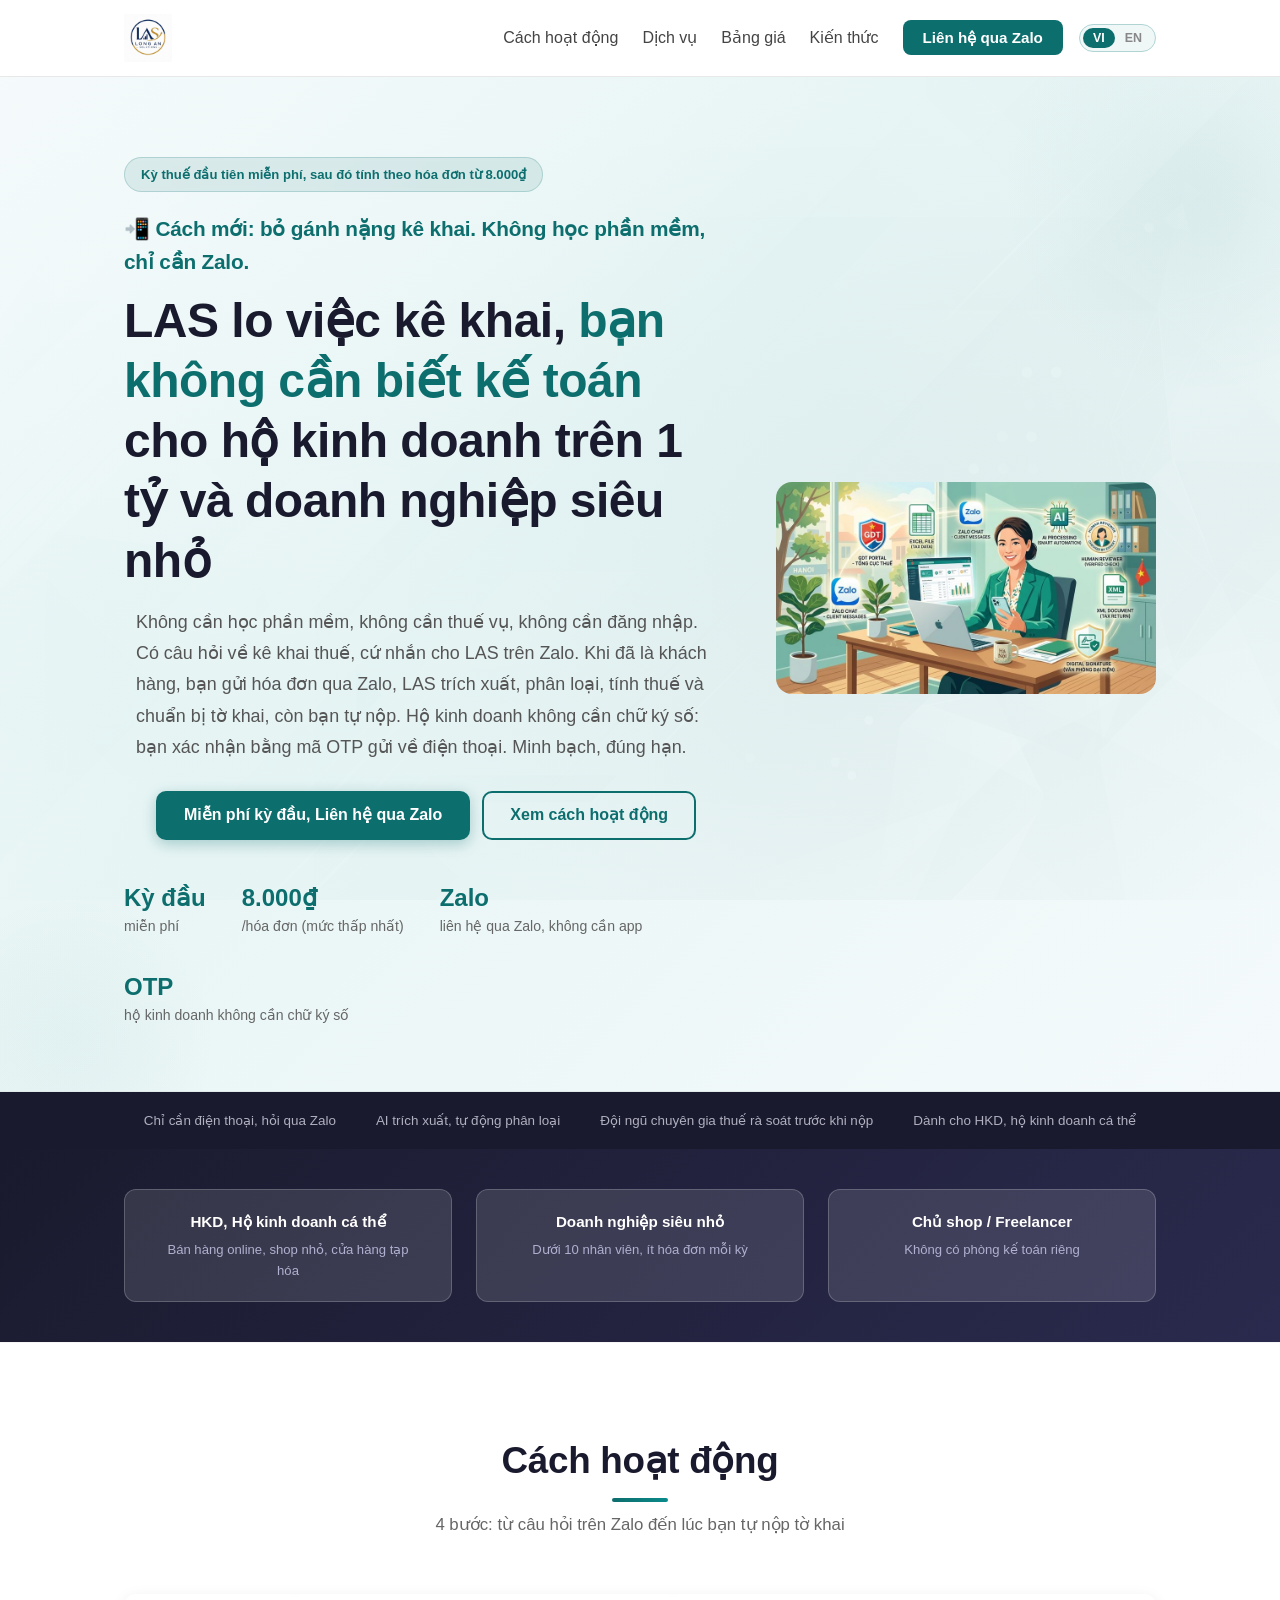
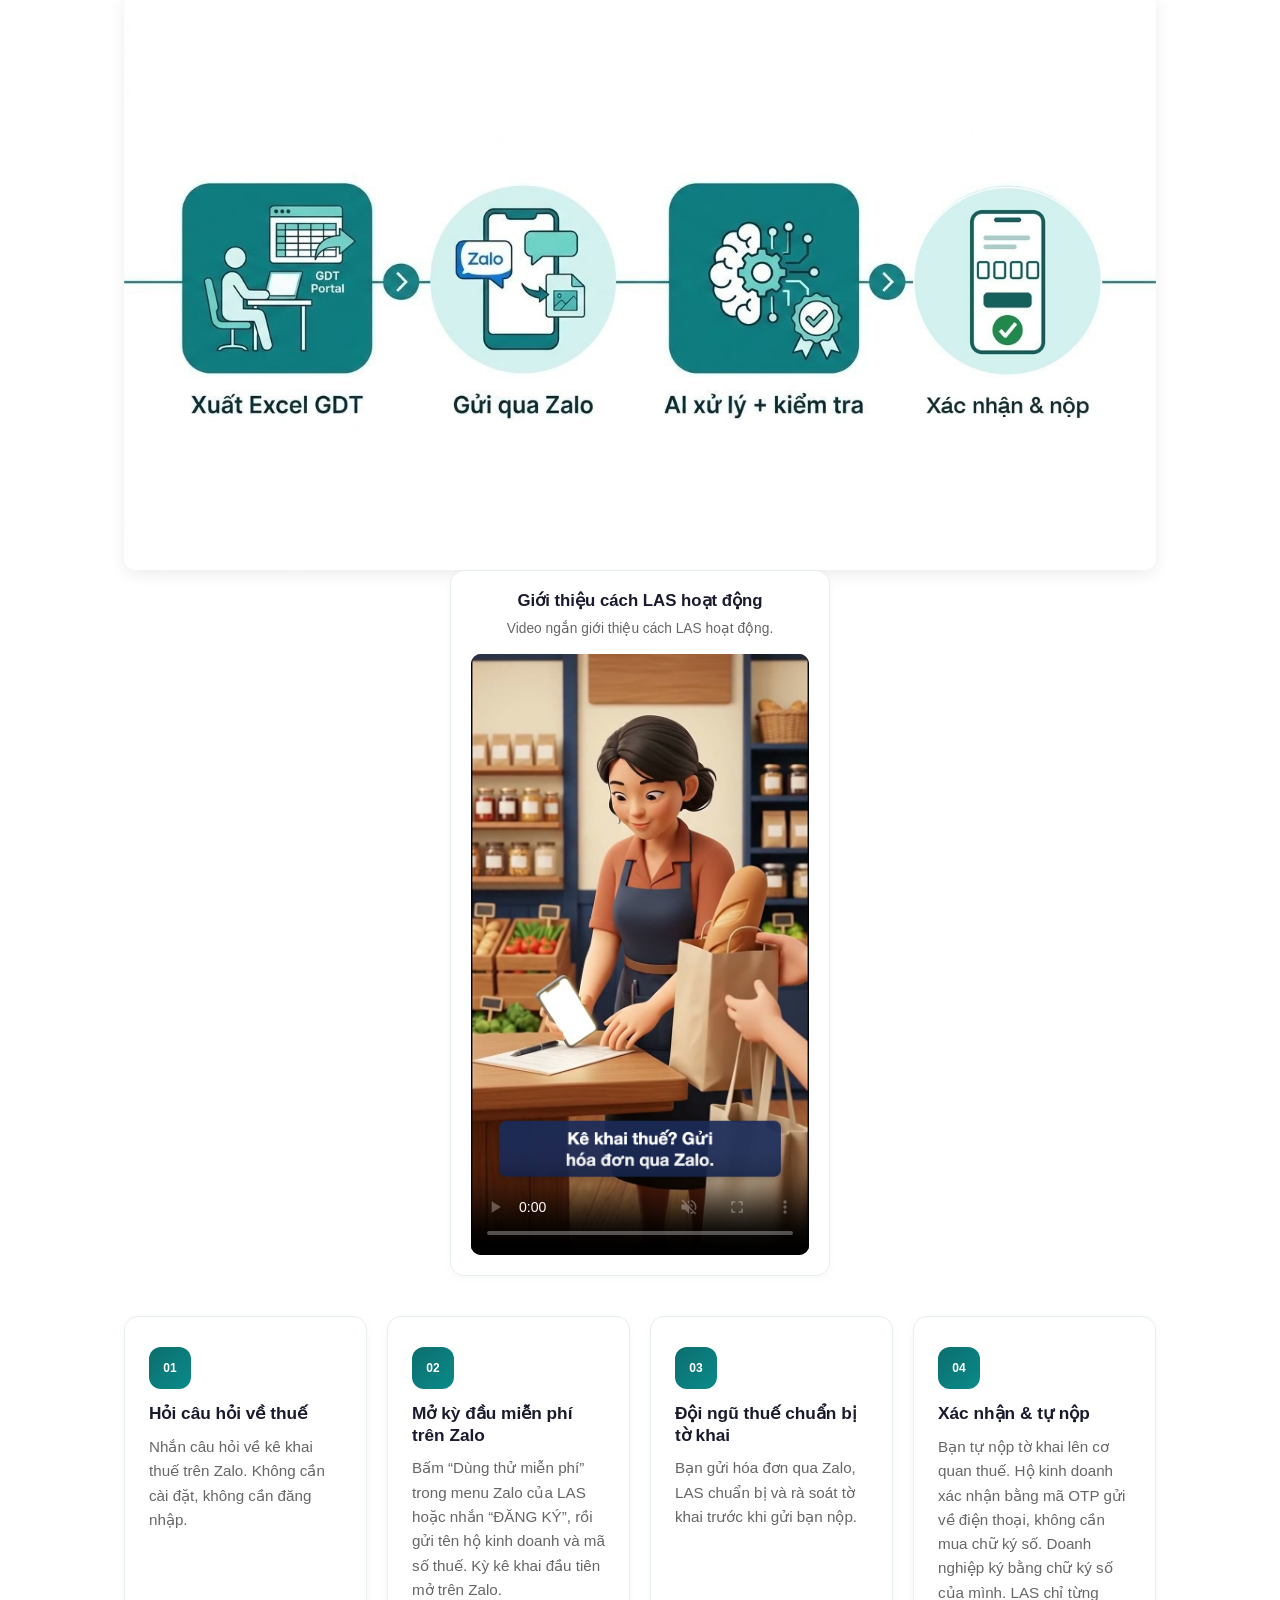
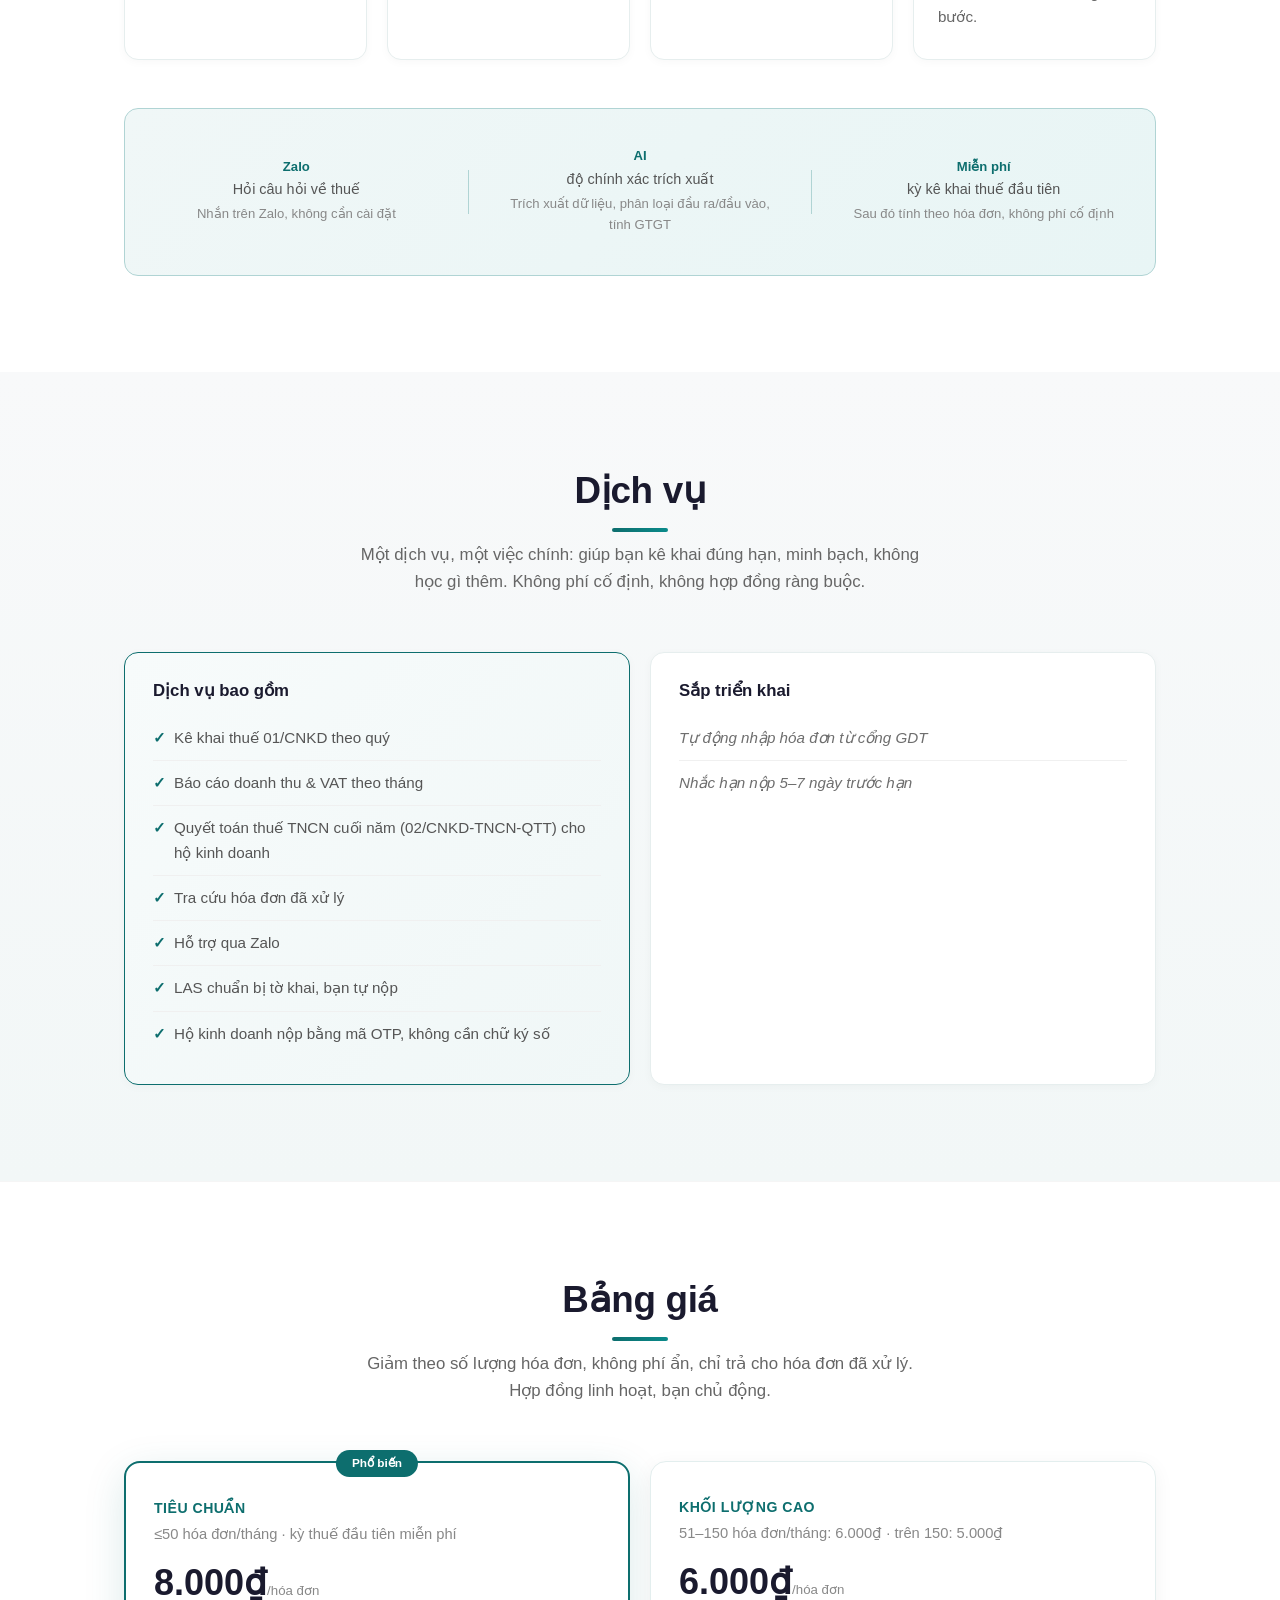
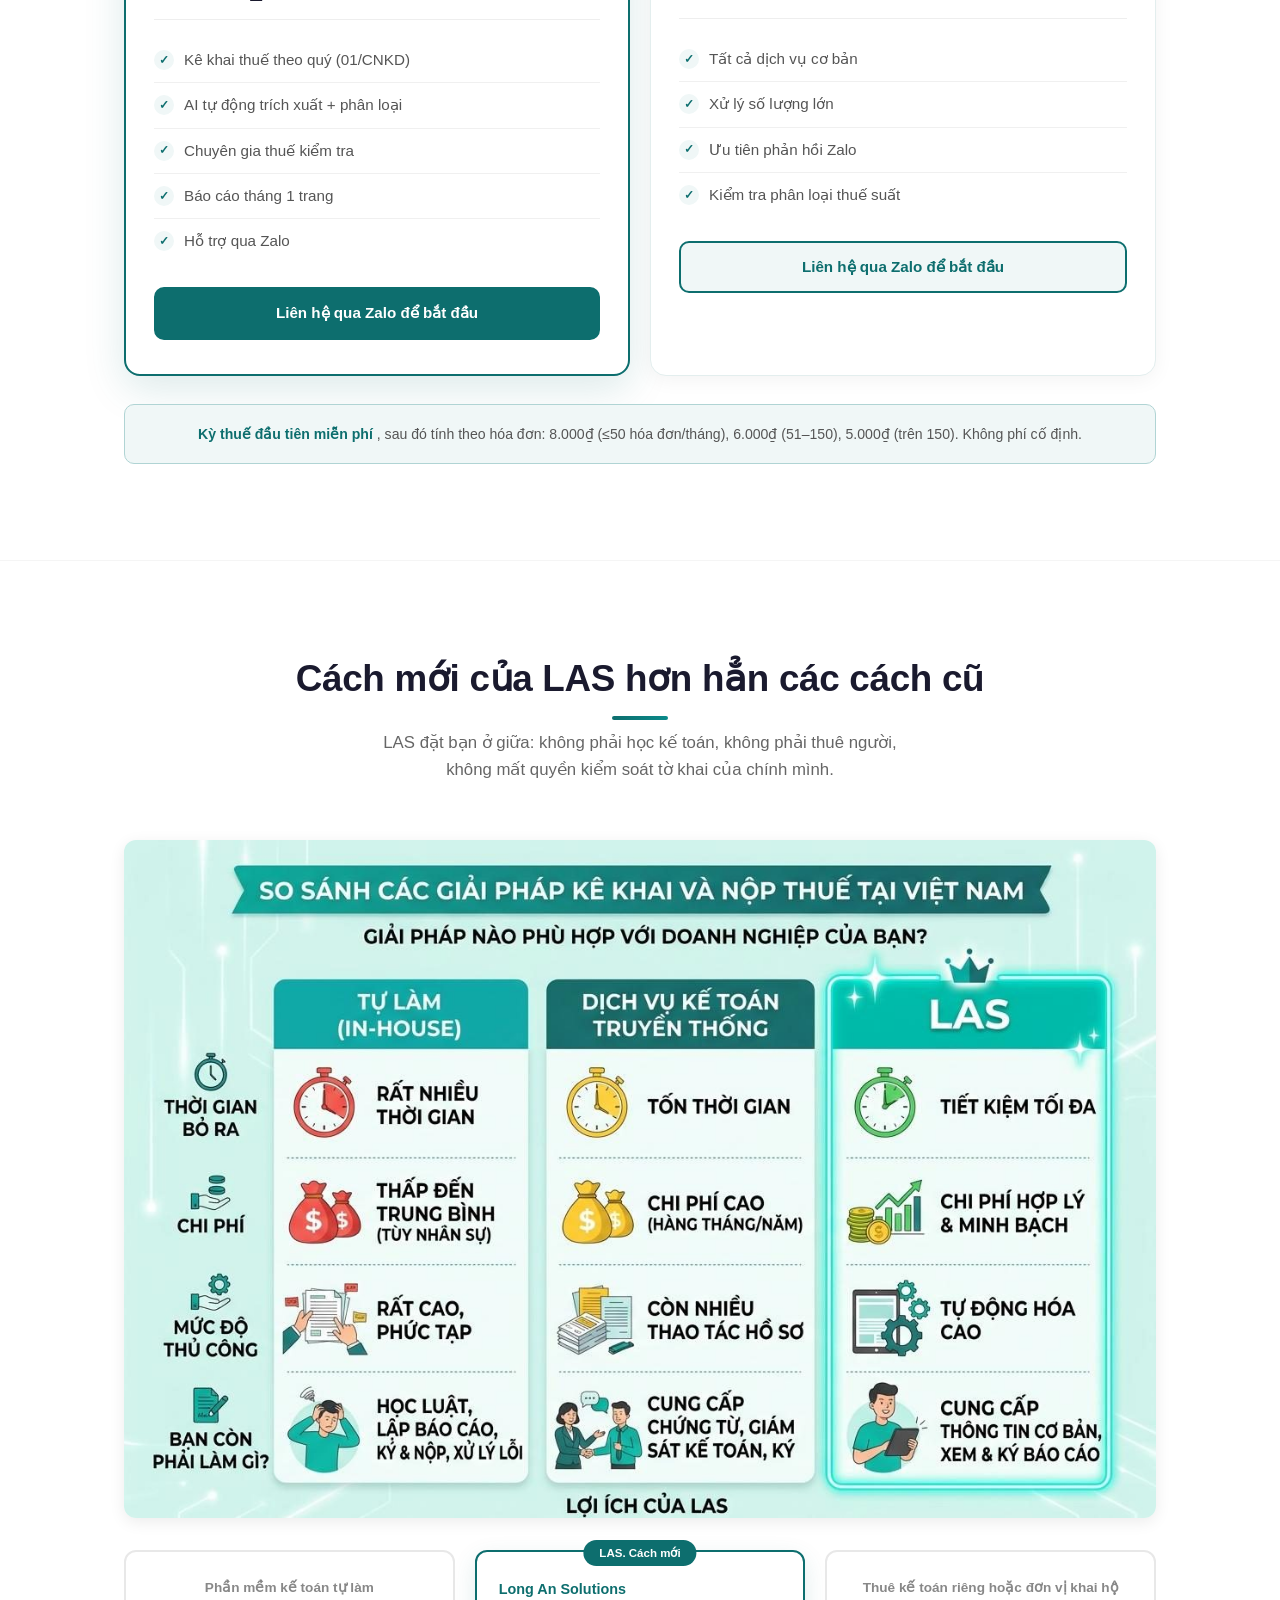
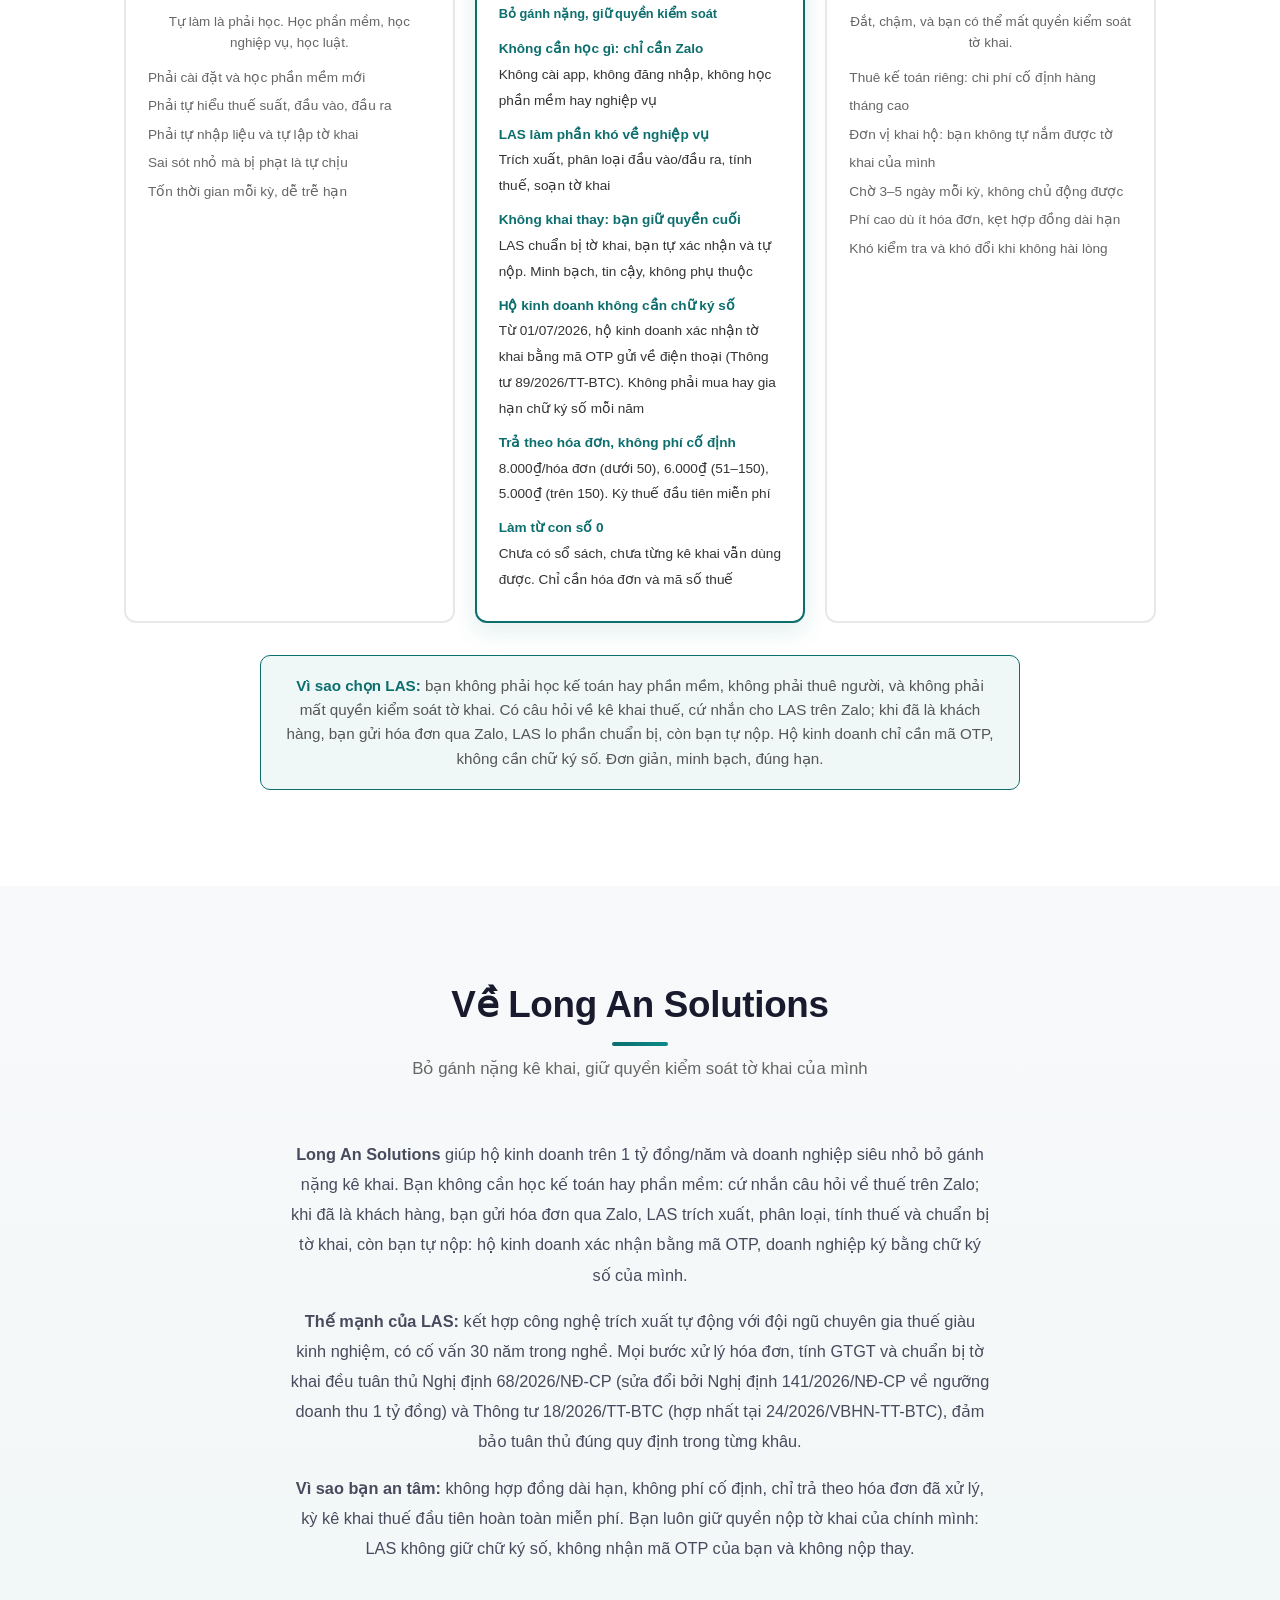
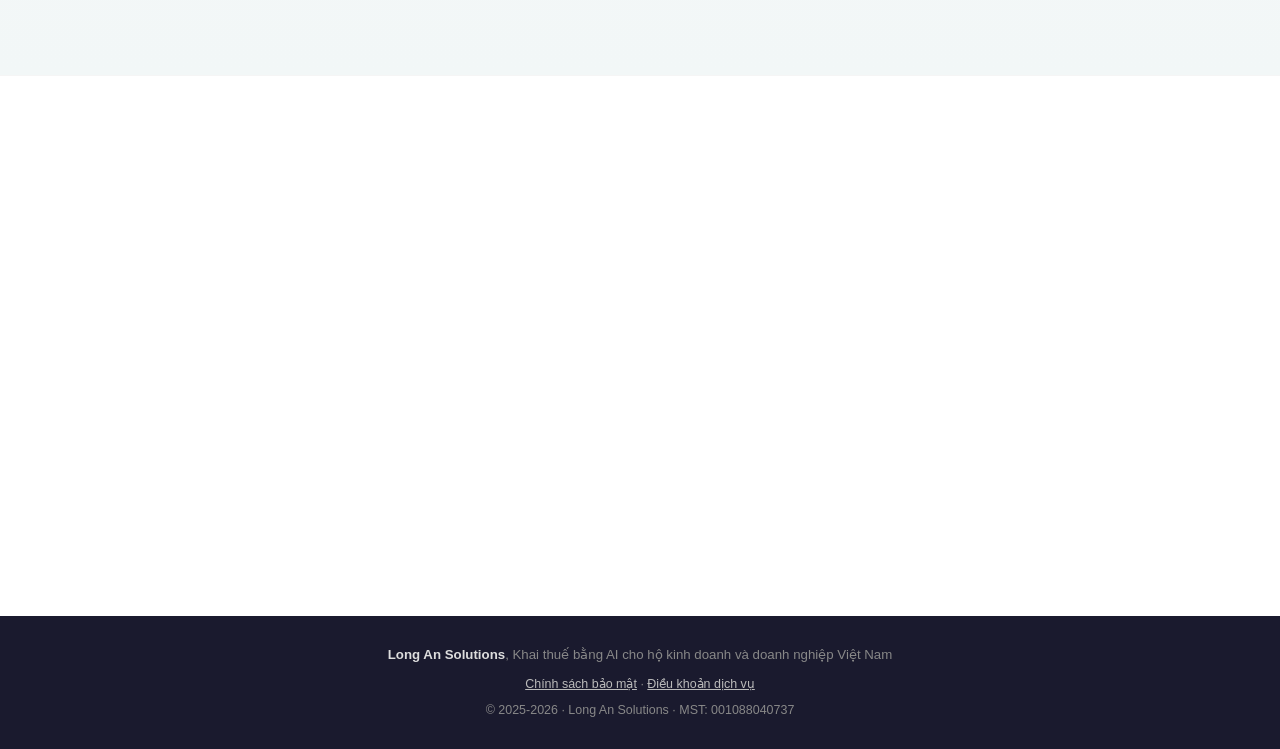
<file: index.html>
<!DOCTYPE html>
<html lang="vi">
<head>
  <meta charset="UTF-8">
  <meta name="viewport" content="width=device-width, initial-scale=1.0">
  <title>Long An Solutions, khai thuế bằng AI cho hộ kinh doanh</title>
  <meta name="description" content="Dịch vụ khai thuế cho hộ kinh doanh trên 1 tỷ và doanh nghiệp siêu nhỏ. Chỉ cần Zalo, không cần học phần mềm. Có câu hỏi về kê khai thuế, cứ nhắn cho LAS trên Zalo. LAS chuẩn bị tờ khai, bạn tự nộp. Hộ kinh doanh nộp bằng mã OTP trên điện thoại, không cần chữ ký số. Kỳ kê khai thuế đầu tiên miễn phí, sau đó tính theo hóa đơn.">
  <link rel="canonical" href="https://longansolutions.com/">
  <link rel="icon" href="favicon.ico" sizes="any">
  <link rel="icon" type="image/png" href="apple-touch-icon.png" sizes="180x180">
  <link rel="apple-touch-icon" href="apple-touch-icon.png">
  <style>
    *,*::before,*::after{box-sizing:border-box;margin:0;padding:0}
    html{scroll-behavior:smooth}
    body{font-family:-apple-system,BlinkMacSystemFont,'Segoe UI',Roboto,'Noto Sans',sans-serif;color:#1a1a2e;background:#f8f9fa;line-height:1.6;-webkit-font-smoothing:antialiased}
    .container{max-width:1080px;margin:0 auto;padding:0 24px}
    h1,h2,h3{line-height:1.25}
    a{color:#0d6e6e;text-decoration:none}
    a:hover{text-decoration:underline}
    .skip-link{position:absolute;top:-120%;left:16px;background:#0d6e6e;color:#fff;padding:10px 20px;border-radius:0 0 8px 8px;font-weight:600;z-index:9999;transition:top .15s}
    .skip-link:focus{top:0}
    :focus-visible{outline:3px solid #0d6e6e;outline-offset:3px;border-radius:4px}
    [id]{scroll-margin-top:76px}

    /* ── Scroll-triggered fade-in ── */
    .fade-in{opacity:0;transform:translateY(24px);transition:opacity .6s ease-out,transform .6s ease-out}
    .fade-in.visible{opacity:1;transform:translateY(0)}

    /* ── Nav ── */
    nav{background:rgba(255,255,255,.96);backdrop-filter:blur(8px);-webkit-backdrop-filter:blur(8px);border-bottom:1px solid #e8e8e8;padding:14px 0;position:sticky;top:0;z-index:100}
    .nav-inner{display:flex;align-items:center}
    .logo{font-size:1.25rem;font-weight:800;color:#1a1a2e;letter-spacing:-.3px;white-space:nowrap}
    .logo span{color:#0d6e6e}
    nav ul{display:flex;gap:24px;list-style:none;margin-left:auto;align-items:center}
    nav ul a{font-size:.9rem;color:#555;font-weight:500;transition:color .2s}
    nav ul a:hover{color:#0d6e6e;text-decoration:none}
    .nav-cta{background:#0d6e6e;color:#fff!important;padding:9px 20px;border-radius:8px;font-weight:600;transition:background .2s}
    .nav-cta:hover{background:#095a5a!important}
    .nav-end{display:flex;align-items:center;gap:10px;margin-left:16px}
    .lang-toggle{display:flex;background:#f0f7f7;border:1.5px solid #b0d4d4;border-radius:20px;padding:3px}
    .lang-btn{background:none;border:none;cursor:pointer;padding:3px 10px;border-radius:16px;color:#888;font-size:.78rem;font-weight:700;font-family:inherit;transition:background .15s,color .15s}
    .lang-btn.active{background:#0d6e6e;color:#fff}
    .nav-toggle{display:none;background:none;border:none;font-size:1.3rem;cursor:pointer;color:#1a1a2e;padding:10px 14px;border-radius:8px;line-height:1;min-height:44px;min-width:44px}
    .nav-toggle:hover{background:#f0f0f0}

    /* ── Hero ── */
    .hero{background:linear-gradient(135deg,rgba(244,250,251,.95) 0,rgba(232,245,245,.95) 40%,rgba(244,250,251,.95) 100%),url('hero-bg.jpg') center/cover fixed;padding:80px 0 64px;border-bottom:1px solid #e0eaea;text-align:center;position:relative;overflow:hidden}
    .hero-inner{display:flex;align-items:center;gap:48px}
    .hero-text{flex:1;text-align:center}
    .hero-visual{display:none}
    @media(min-width:860px){.hero-text{text-align:left}.hero-visual{display:block;flex:0 0 380px}.hero-visual img{width:100%;height:auto;border-radius:16px}}
    .hero::before{content:"";position:absolute;top:-80px;right:-120px;width:400px;height:400px;background:radial-gradient(circle,rgba(13,110,110,.06) 0,transparent 70%);pointer-events:none;border-radius:50%}
    .hero::after{content:"";position:absolute;bottom:-100px;left:-80px;width:300px;height:300px;background:radial-gradient(circle,rgba(13,110,110,.04) 0,transparent 70%);pointer-events:none;border-radius:50%}
    .hero-badge{display:inline-block;background:rgba(13,110,110,.1);color:#0d6e6e;font-size:.82rem;font-weight:700;padding:6px 16px;border-radius:20px;margin-bottom:20px;border:1px solid rgba(13,110,110,.2);backdrop-filter:blur(2px)}
    .hero h1{font-size:clamp(1.9rem,5vw,3rem);font-weight:900;color:#1a1a2e;margin-bottom:16px;letter-spacing:-.5px}
    .hero h1 .accent{color:#0d6e6e}
    .hero-tagline{font-size:clamp(1.05rem,2.5vw,1.3rem);font-weight:700;color:#0d6e6e;margin-bottom:12px;letter-spacing:-.2px}
    .hero-sub{font-size:1.05rem;color:#555;max-width:580px;margin:0 auto 28px;line-height:1.75}
    .hero-ctas{display:flex;gap:12px;justify-content:center;flex-wrap:wrap;margin-bottom:44px}
    .hero-ctas .btn-primary{box-shadow:0 4px 14px rgba(13,110,110,.3)}
    .btn-primary{background:#0d6e6e;color:#fff;padding:14px 28px;border-radius:10px;font-weight:700;font-size:1rem;transition:background .2s,transform .15s,box-shadow .2s;display:inline-flex;align-items:center;text-align:center;line-height:1.3}
    .btn-primary:hover{background:#095a5a;transform:translateY(-1px);box-shadow:0 6px 20px rgba(13,110,110,.35);text-decoration:none;color:#fff}
    .btn-ghost{border:2px solid #0d6e6e;color:#0d6e6e;padding:12px 26px;border-radius:10px;font-weight:600;font-size:1rem;transition:background .2s;display:inline-flex;align-items:center;text-align:center;line-height:1.3}
    .btn-ghost:hover{background:rgba(13,110,110,.08);text-decoration:none}
    .hero-stats{display:flex;justify-content:center;gap:36px;flex-wrap:wrap;margin-top:4px}
    .stat{font-size:.88rem;color:#666}
    .stat strong{display:block;font-size:1.5rem;font-weight:900;color:#0d6e6e;line-height:1.2;margin-bottom:2px}
    @media(max-width:540px){
      .btn-primary,.btn-ghost{width:100%;justify-content:center;padding:16px 20px}
      .hero-ctas{flex-direction:column;gap:10px}
      .hero-stats{display:flex;justify-content:center;gap:40px;flex-wrap:wrap}
      .stat strong{display:block;font-size:1.65rem;font-weight:900;color:#0d6e6e}
    }

    /* ── Social proof bar ── */
    .proof-bar{background:#1a1a2e;padding:18px 0;text-align:center}
    .proof-bar-inner{display:flex;justify-content:center;gap:40px;flex-wrap:wrap;align-items:center}
    .proof-item{color:#b0b0c0;font-size:.84rem;font-weight:500}
    .proof-item strong{color:#fff;font-weight:700}

    /* ── Sections ── */
    .section{padding:72px 0}
    .section.bg-white{background:#fff;box-shadow:inset 0 1px 0 rgba(0,0,0,.04)}
    .section:not(.bg-white){background:linear-gradient(180deg,#f8f9fa 0%,#f2f7f7 100%)}
    .section-header{text-align:center;margin-bottom:48px}
    .section-header h2{font-size:clamp(1.6rem,3.2vw,2.1rem);font-weight:800;margin-bottom:10px;letter-spacing:-.3px}
    .section-header h2::after{content:"";display:block;width:56px;height:4px;background:linear-gradient(90deg,#0d6e6e,#0a8a8a);border-radius:2px;margin:14px auto 0}
    .section-header p{color:#666;font-size:.97rem;max-width:480px;margin:0 auto}

    /* ── Intro video ── */
    .intro-video{max-width:380px;margin:0 auto 40px;background:#fff;border:1px solid #e6eeee;border-radius:14px;padding:20px;box-shadow:0 2px 10px rgba(0,0,0,.03);text-align:center}
    .intro-video h3{font-size:1.05rem;font-weight:700;color:#1a1a2e;margin-bottom:6px}
    .intro-video p{font-size:.86rem;color:#666;line-height:1.6;margin-bottom:14px}
    .intro-video video{display:block;width:100%;height:auto;aspect-ratio:9/16;border-radius:10px;background:#1a1a2e}

    /* ── Steps ── */
    .steps{display:grid;grid-template-columns:repeat(4,1fr);gap:20px}
    .step{background:#fff;border:1px solid #e6eeee;border-radius:14px;padding:30px 24px;box-shadow:0 2px 10px rgba(0,0,0,.03);transition:box-shadow .25s,transform .2s}
    .step:hover{box-shadow:0 10px 30px rgba(0,0,0,.08);transform:translateY(-3px)}
    .step-icon{width:42px;height:42px;background:linear-gradient(135deg,#0d6e6e,#0a8a8a);color:#fff;border-radius:12px;display:flex;align-items:center;justify-content:center;font-size:1.2rem;margin-bottom:14px}
    .step h3{font-size:.97rem;font-weight:700;margin-bottom:8px;color:#1a1a2e}
    .step p{font-size:.86rem;color:#666;line-height:1.6}

    /* ── Tech callout ── */
    .tech-callout{background:linear-gradient(135deg,#f0f7f7,#e8f5f5);border:1px solid #b0d4d4;border-radius:14px;padding:36px 32px;margin-top:48px;display:flex;align-items:center;justify-content:center;gap:36px;flex-wrap:wrap;text-align:center}
    .tech-stat{flex:1;min-width:130px}
    .tech-stat .num{font-size:2rem;font-weight:900;color:#0d6e6e;line-height:1.1}
    .tech-stat .label{font-size:.82rem;color:#555;margin-top:4px}
    .tech-stat .sub{font-size:.75rem;color:#888;margin-top:2px}
    .tech-divider{width:1px;height:44px;background:#b0d4d4;flex-shrink:0}

    /* ── Services ── */
    .services-grid{display:grid;grid-template-columns:repeat(2,1fr);gap:20px}
    .svc-card{background:#fff;border:1px solid #e6eeee;border-radius:14px;padding:28px;box-shadow:0 2px 10px rgba(0,0,0,.03);transition:box-shadow .25s,transform .2s}
    .svc-card:hover{box-shadow:0 10px 28px rgba(0,0,0,.08);transform:translateY(-2px)}
    .svc-card.highlight{border-color:#0d6e6e;background:linear-gradient(135deg,#f7fbfb,#f0f7f7)}
    .svc-card h3{font-size:.95rem;font-weight:700;margin-bottom:14px;color:#1a1a2e}
    .svc-card ul{list-style:none}
    .svc-card ul li{font-size:.88rem;color:#555;padding:8px 0;border-bottom:1px solid #f0f0f0}
    .svc-card ul li:last-child{border-bottom:none}
    .svc-card.highlight ul li{display:flex;align-items:flex-start;gap:8px}
    .svc-card.highlight ul li::before{content:"✓";color:#0d6e6e;font-weight:700;flex-shrink:0}
    .svc-card ul li.soon{color:#6e6e6e;font-style:italic}
    .svc-card ul li.out{color:#6e6e6e;text-decoration:line-through}

    /* ── Pricing ── */
    .pricing-grid{display:grid;grid-template-columns:repeat(2,1fr);gap:20px}
    .price-card{background:#fff;border:1px solid #e3eeee;border-radius:16px;padding:34px 28px;position:relative;box-shadow:0 4px 20px rgba(0,0,0,.05);transition:box-shadow .25s,transform .2s}
    .price-card:hover{box-shadow:0 14px 36px rgba(0,0,0,.1);transform:translateY(-4px)}
    .price-card.popular{border:2px solid #0d6e6e;box-shadow:0 12px 40px rgba(13,110,110,.15)}
    .popular-badge{position:absolute;top:-13px;left:50%;transform:translateX(-50%);background:#0d6e6e;color:#fff;font-size:.74rem;font-weight:700;padding:4px 16px;border-radius:20px;white-space:nowrap}
    .price-name{font-size:.82rem;font-weight:700;color:#0d6e6e;text-transform:uppercase;letter-spacing:.5px;margin-bottom:4px}
    .price-sub{font-size:.82rem;color:#888;margin-bottom:18px}
    .price-amount{font-size:1.75rem;font-weight:900;color:#1a1a2e;line-height:1}
    .price-amount em{font-size:.83rem;font-weight:500;color:#888;font-style:normal}
    .price-divider{border:none;border-top:1px solid #eee;margin:18px 0}
    .price-features{list-style:none;font-size:.86rem;color:#555}
    .price-features li{padding:8px 0;display:flex;gap:10px;align-items:center;border-bottom:1px solid #f0f0f0}
    .price-features li:last-child{border-bottom:none}
    .price-features li::before{content:"✓";color:#0d6e6e;font-weight:700;flex-shrink:0;width:20px;height:20px;background:#f0f7f7;border-radius:50%;display:flex;align-items:center;justify-content:center;font-size:.72rem}
    .price-cta{display:block;width:100%;margin-top:24px;padding:12px;background:#f0f7f7;color:#0d6e6e;border:2px solid #0d6e6e;border-radius:10px;text-align:center;font-weight:600;font-size:.9rem;transition:background .2s}
    .price-cta:hover{background:#e0f0f0;text-decoration:none}
    .price-card.popular .price-cta{background:#0d6e6e;color:#fff}
    .price-card.popular .price-cta:hover{background:#095a5a;text-decoration:none}
    .price-offer{text-align:center;margin-top:28px;padding:18px 24px;background:#f0f7f7;border-radius:10px;font-size:.88rem;color:#555;border:1px solid #b0d4d4}
    .price-offer strong{color:#0d6e6e}

    /* ── About ── */
    .about-wrap{max-width:700px;margin:0 auto;text-align:center}
    .about-wrap p{color:#4a4a5e;font-size:.96rem;line-height:1.85;margin-bottom:16px}

    /* ── Contact ── */
    .contact-info{text-align:center;max-width:480px;margin:0 auto}
    .contact-info h3{font-size:1.05rem;font-weight:700;margin-bottom:10px}
    .contact-info p{color:#666;font-size:.9rem;margin-bottom:22px;line-height:1.7}
    .contact-btn{display:inline-flex;align-items:center;justify-content:center;gap:8px;padding:14px 32px;border-radius:10px;font-weight:700;font-size:.92rem;transition:background .2s,transform .15s}
    .btn-zalo{background:#0068FF;color:#fff;font-size:1.05rem;padding:16px 36px;box-shadow:0 4px 14px rgba(0,104,255,.3)}
    .btn-zalo:hover{background:#0055d4;transform:translateY(-1px);text-decoration:none;color:#fff}
    .contact-btn-secondary{display:inline-flex;align-items:center;justify-content:center;gap:8px;padding:13px 30px;border-radius:10px;font-weight:700;font-size:.88rem;margin-top:12px;border:2px solid #0d6e6e;color:#0d6e6e;background:#fff;transition:background .2s,transform .15s}
    .contact-btn-secondary:hover{background:rgba(13,110,110,.08);transform:translateY(-1px);text-decoration:none;color:#0d6e6e}
    .contact-meta{margin-top:20px;display:flex;justify-content:center;gap:24px;flex-wrap:wrap;font-size:.84rem;color:#888}
    .contact-meta a{color:#0d6e6e;font-weight:600}

    /* ── Footer ── */
    footer{background:#1a1a2e;color:#888;padding:28px 0;text-align:center;font-size:.83rem}
    footer strong{color:#ddd}

    /* ── Desktop polish ── */
    @media(min-width:901px){
      body{font-size:17px}
      nav ul a{font-size:1rem;color:#444}
      .nav-cta{font-size:.95rem}
      .hero-stats{justify-content:flex-start}
      .hero-sub{font-size:1.12rem}
      .section{padding:96px 0}
      .section-header{margin-bottom:56px}
      .section-header h2{font-size:2.3rem}
      .section-header p{font-size:1.05rem;max-width:560px}
      .step h3{font-size:1.08rem;margin-bottom:10px}
      .step p{font-size:.95rem}
      .svc-card h3{font-size:1.05rem}
      .svc-card ul li{font-size:.95rem;padding:10px 0}
      .price-name{font-size:.88rem}
      .price-sub{font-size:.92rem}
      .price-amount{font-size:2.25rem}
      .price-features{font-size:.95rem}
      .price-features li{padding:10px 0}
      .price-cta{font-size:.95rem}
      .about-wrap p{font-size:1.02rem}
      .contact-info p{font-size:.95rem}
      .tech-stat .label{font-size:.9rem}
      .tech-stat .sub{font-size:.82rem}
      .tech-callout{padding:40px 36px}
    }

    /* ── Responsive ── */
    @media(max-width:900px){
      .steps{grid-template-columns:1fr 1fr}
      .services-grid,.pricing-grid{grid-template-columns:1fr 1fr}
      .tech-callout{gap:18px;padding:28px 20px}
      .proof-bar-inner{gap:20px}
    }
    @media(max-width:700px){
      .tech-divider{width:60%;height:1px}
    }
    @media(max-width:640px){
      .steps,.services-grid,.pricing-grid{grid-template-columns:1fr}
      #why-us [style*="grid-template-columns:repeat(3,1fr)"]{grid-template-columns:1fr!important}
      nav ul{display:none;flex-direction:column;position:absolute;top:100%;left:0;right:0;background:rgba(255,255,255,.98);border-bottom:1px solid #e8e8e8;padding:16px 24px;gap:14px;z-index:99;box-shadow:0 4px 12px rgba(0,0,0,.08)}
      nav ul.open{display:flex}
      .nav-toggle{display:block}
      .logo img{height:40px!important}
      .hero{padding:52px 0 44px}
      .hero-stats{gap:20px}
      .section{padding:52px 0}
      .hero-tagline{font-size:1rem}
      .tech-callout{flex-direction:column;gap:12px}
    }
  </style>
  <!-- Google Analytics -->
  <script async src="https://www.googletagmanager.com/gtag/js?id=G-XXEYJRVGB8"></script>
  <script>
    window.dataLayer = window.dataLayer || [];
    function gtag(){dataLayer.push(arguments);}
    gtag('js', new Date());
    gtag('config', 'G-XXEYJRVGB8');
  </script>
  <script>
    // Every Zalo button click → GA4 "click_zalo" with where it was clicked and the
    // campaign that brought the visitor (UTM kept for the session), so each new
    // Zalo follower can be traced back to a page, button and ad (30/09/2026).
    (function () {
      var q = new URLSearchParams(location.search);
      ['utm_source', 'utm_medium', 'utm_campaign'].forEach(function (k) {
        if (q.get(k)) sessionStorage.setItem('las_' + k, q.get(k));
      });
      document.addEventListener('click', function (e) {
        var a = e.target.closest && e.target.closest('a[href*="zalo.me"]');
        if (!a || typeof gtag !== 'function') return;
        gtag('event', 'click_zalo', {
          placement: a.getAttribute('data-key') || a.className || 'link',
          page: location.pathname,
          utm_source: sessionStorage.getItem('las_utm_source') || '(direct)',
          utm_medium: sessionStorage.getItem('las_utm_medium') || '(none)',
          utm_campaign: sessionStorage.getItem('las_utm_campaign') || '(none)'
        });
      });
    })();
  </script>
</head>
<body>
<a href="#main" class="skip-link" data-key="skip">Bỏ qua điều hướng</a>
<nav>
  <div class="container nav-inner">
    <a href="#" class="logo"><img src="logo-nav.png" alt="Long An Solutions" style="height:48px;width:auto;max-width:220px;vertical-align:middle"></a>
    <ul id="nav-links">
      <li><a href="#how-it-works" data-key="nav_how">Cách hoạt động</a></li>
      <li><a href="#services" data-key="nav_svc">Dịch vụ</a></li>
      <li><a href="#pricing" data-key="nav_price">Bảng giá</a></li>
      <li><a href="knowledge.html" data-key="nav_kb">Kiến thức</a></li>
      <li><a href="https://zalo.me/3707648784961165171" target="_blank" rel="noopener" class="nav-cta" data-key="nav_contact">Liên hệ qua Zalo</a></li>
    </ul>
    <div class="nav-end">
      <div class="lang-toggle" role="group" aria-label="Language / Ngôn ngữ">
        <button class="lang-btn active" id="btn-vi" onclick="setLang('vi')">VI</button>
        <button class="lang-btn" id="btn-en" onclick="setLang('en')">EN</button>
      </div>
      <button class="nav-toggle" id="nav-toggle" aria-label="Mở menu" aria-expanded="false" onclick="toggleNav()">☰</button>
    </div>
  </div>
</nav>
<main id="main">
  <!-- ─── HERO ─── -->
  <section class="hero">
    <div class="container hero-inner">
      <div class="hero-text">
        <div class="hero-badge" data-key="badge">Kỳ thuế đầu tiên miễn phí, sau đó tính theo hóa đơn từ 8.000₫</div>
        <p class="hero-tagline" data-key="tagline">📲 Cách mới: bỏ gánh nặng kê khai. Không học phần mềm, chỉ cần Zalo.</p>
        <h1 data-key="h1">LAS lo việc kê khai, <span class="accent">bạn không cần biết kế toán</span><br>cho hộ kinh doanh trên 1 tỷ và doanh nghiệp siêu nhỏ</h1>
        <p class="hero-sub" data-key="sub">Không cần học phần mềm, không cần thuế vụ, không cần đăng nhập. Có câu hỏi về kê khai thuế, cứ nhắn cho LAS trên Zalo. Khi đã là khách hàng, bạn gửi hóa đơn qua Zalo, LAS trích xuất, phân loại, tính thuế và chuẩn bị tờ khai, còn bạn tự nộp. Hộ kinh doanh không cần chữ ký số: bạn xác nhận bằng mã OTP gửi về điện thoại. Minh bạch, đúng hạn.</p>
        <div class="hero-ctas">
          <a href="https://zalo.me/3707648784961165171" target="_blank" rel="noopener" class="btn-primary" data-key="cta1">Miễn phí kỳ đầu, Liên hệ qua Zalo</a>
          <a href="#how-it-works" class="btn-ghost" data-key="cta2">Xem cách hoạt động</a>
        </div>
        <div class="hero-stats">
          <div class="stat"><strong data-key="s1l_strong">Kỳ đầu</strong><span data-key="s1l_span"> miễn phí</span></div>
          <div class="stat"><strong>8.000₫</strong><span data-key="s3l">/hóa đơn (mức thấp nhất)</span></div>
          <div class="stat"><strong>Zalo</strong> <span data-key="s4l">liên hệ qua Zalo, không cần app</span></div>
          <div class="stat"><strong>OTP</strong><span data-key="s5l">hộ kinh doanh không cần chữ ký số</span></div>
        </div>
      </div>
      <div class="hero-visual">
        <img src="hero-illustration.jpg" alt="Long An Solutions" loading="lazy">
      </div>
    </div>
  </section>

  <!-- ─── SOCIAL PROOF ─── -->
  <div class="proof-bar">
    <div class="container proof-bar-inner">
      <span class="proof-item"><span data-key="pf1l">Chỉ cần điện thoại, hỏi qua Zalo</span></span>
      <span class="proof-item"><span data-key="pf2l">AI trích xuất, tự động phân loại</span></span>
      <span class="proof-item"><span data-key="pf3l">Đội ngũ chuyên gia thuế rà soát trước khi nộp</span></span>
      <span class="proof-item"><span data-key="pf4l">Dành cho HKD, hộ kinh doanh cá thể</span></span>
    </div>
  </div>

  <!-- ─── AUDIENCE SECTION ─── -->
  <section id="audience" class="section" style="padding:40px 0;background:linear-gradient(135deg,#1a1a2e,#2a2a4e)">
    <div class="container">
      <div style="display:flex;justify-content:center;gap:24px;flex-wrap:wrap;text-align:center">
        <div style="background:rgba(255,255,255,.12);border:1px solid rgba(255,255,255,.2);border-radius:12px;padding:20px 30px;flex:1;min-width:200px" class="fade-in">
          
          <div style="font-weight:700;color:#fff;font-size:.95rem" data-key="aud1">HKD, Hộ kinh doanh cá thể</div>
          <div style="color:#b0b0d0;font-size:.82rem;margin-top:4px" data-key="aud1_sub">Bán hàng online, shop nhỏ, cửa hàng tạp hóa</div>
        </div>
        <div style="background:rgba(255,255,255,.12);border:1px solid rgba(255,255,255,.2);border-radius:12px;padding:20px 30px;flex:1;min-width:200px" class="fade-in">
          
          <div style="font-weight:700;color:#fff;font-size:.95rem" data-key="aud2">Doanh nghiệp siêu nhỏ</div>
          <div style="color:#b0b0d0;font-size:.82rem;margin-top:4px" data-key="aud2_sub">Dưới 10 nhân viên, ít hóa đơn mỗi kỳ</div>
        </div>
        <div style="background:rgba(255,255,255,.12);border:1px solid rgba(255,255,255,.2);border-radius:12px;padding:20px 30px;flex:1;min-width:200px" class="fade-in">
          
          <div style="font-weight:700;color:#fff;font-size:.95rem" data-key="aud3">Chủ shop / Freelancer</div>
          <div style="color:#b0b0d0;font-size:.82rem;margin-top:4px" data-key="aud3_sub">Không có phòng kế toán riêng</div>
        </div>
      </div>
    </div>
  </section>

  <!-- ─── HOW IT WORKS ─── -->
  <section id="how-it-works" class="section bg-white">
    <div class="container">
      <div class="section-header fade-in">
        <h2 data-key="hw_h">Cách hoạt động</h2>
        <p data-key="hw_sub">4 bước: từ câu hỏi trên Zalo đến lúc bạn tự nộp tờ khai</p>
      </div>
      <div class="text-center mb-8 fade-in">
        <img src="process-flow-illustration.jpg" alt="Quy trình từ xuất Excel GDT đến xác nhận và nộp tờ khai" loading="lazy" style="max-width:100%;height:auto;border-radius:12px;box-shadow:0 4px 16px rgba(0,0,0,.08);display:block;margin:0 auto">
      </div>
      <div class="intro-video fade-in">
        <h3 id="hw_video_h" data-key="hw_video_h">Giới thiệu cách LAS hoạt động</h3>
        <p id="hw_video_p" data-key="hw_video_p">Video ngắn giới thiệu cách LAS hoạt động.</p>
        <video controls muted playsinline preload="metadata" poster="assets/video/las-demo-v12-poster.jpg" aria-labelledby="hw_video_h" aria-describedby="hw_video_p">
          <source src="assets/video/las-demo-v12-mobile.mp4" type="video/mp4" media="(max-width: 767px)">
          <source src="assets/video/las-demo-v12.mp4" type="video/mp4">
          <span data-key="hw_video_fb">Trình duyệt của bạn không hỗ trợ video.</span>
        </video>
      </div>
      <div class="steps">
        <div class="step fade-in">
          <div class="step-icon" style="font-weight:700;font-size:.75rem">01</div>
          <h3 data-key="s1_h">Hỏi câu hỏi về thuế</h3>
          <p data-key="s1_p">Nhắn câu hỏi về kê khai thuế trên Zalo. Không cần cài đặt, không cần đăng nhập.</p>
        </div>
        <div class="step fade-in">
          <div class="step-icon" style="font-weight:700;font-size:.75rem">02</div>
          <h3 data-key="s2_h">Mở kỳ đầu miễn phí trên Zalo</h3>
          <p data-key="s2_p">Bấm “Dùng thử miễn phí” trong menu Zalo của LAS hoặc nhắn “ĐĂNG KÝ”, rồi gửi tên hộ kinh doanh và mã số thuế. Kỳ kê khai đầu tiên mở trên Zalo.</p>
        </div>
        <div class="step fade-in">
          <div class="step-icon" style="font-weight:700;font-size:.75rem">03</div>
          <h3 data-key="s3_h">Đội ngũ thuế chuẩn bị tờ khai</h3>
          <p data-key="s3_p">Bạn gửi hóa đơn qua Zalo, LAS chuẩn bị và rà soát tờ khai trước khi gửi bạn nộp.</p>
        </div>
        <div class="step fade-in">
          <div class="step-icon" style="font-weight:700;font-size:.75rem">04</div>
          <h3 data-key="s4_h">Xác nhận &amp; tự nộp</h3>
          <p data-key="s4_p">Bạn tự nộp tờ khai lên cơ quan thuế. Hộ kinh doanh xác nhận bằng mã OTP gửi về điện thoại, không cần mua chữ ký số. Doanh nghiệp ký bằng chữ ký số của mình. LAS chỉ từng bước.</p>
        </div>
      </div>

      <!-- ─── TECH CALLOUT ─── -->
      <div class="tech-callout fade-in">
        <div class="tech-stat">
          <div class="num" style="font-size:.82rem;font-weight:600;color:#0d6e6e">Zalo</div>
          <div class="label" data-key="tc1l">Hỏi câu hỏi về thuế</div>
          <div class="sub" data-key="tc1s">Nhắn trên Zalo, không cần cài đặt</div>
        </div>
        <div class="tech-divider"></div>
        <div class="tech-stat">
          <div class="num" style="font-size:.82rem;font-weight:600;color:#0d6e6e">AI</div>
          <div class="label" data-key="tc2l">độ chính xác trích xuất</div>
          <div class="sub" data-key="tc2s">Trích xuất dữ liệu, phân loại đầu ra/đầu vào, tính GTGT</div>
        </div>
        <div class="tech-divider"></div>
        <div class="tech-stat">
          <div class="num" style="font-size:.82rem;font-weight:600;color:#0d6e6e">Miễn phí</div>
          <div class="label" data-key="tc3l">kỳ kê khai thuế đầu tiên</div>
          <div class="sub" data-key="tc3s">Sau đó tính theo hóa đơn, không phí cố định</div>
        </div>
      </div>

    </div>
  </section>

  <!-- ─── SERVICES ─── -->
  <section id="services" class="section">
    <div class="container">
      <div class="section-header fade-in">
        <h2 data-key="sv_h">Dịch vụ</h2>
        <p data-key="sv_sub">Một dịch vụ, một việc chính: giúp bạn kê khai đúng hạn, minh bạch, không học gì thêm. Không phí cố định, không hợp đồng ràng buộc.</p>
      </div>
      <div class="services-grid">
        <div class="svc-card highlight fade-in">
          <h3 data-key="sv1_h">Dịch vụ bao gồm</h3>
          <ul>
            <li data-key="sv1_1">Kê khai thuế 01/CNKD theo quý</li>
            <li data-key="sv1_2">Báo cáo doanh thu &amp; VAT theo tháng</li>
            <li data-key="sv1_7">Quyết toán thuế TNCN cuối năm (02/CNKD-TNCN-QTT) cho hộ kinh doanh</li>
            <li data-key="sv1_4">Tra cứu hóa đơn đã xử lý</li>
            <li data-key="sv1_5">Hỗ trợ qua Zalo</li>
            <li data-key="sv1_6">LAS chuẩn bị tờ khai, bạn tự nộp</li>
            <li data-key="sv1_8">Hộ kinh doanh nộp bằng mã OTP, không cần chữ ký số</li>
          </ul>
        </div>
        <div class="svc-card fade-in">
          <h3 data-key="sv2_h">Sắp triển khai</h3>
          <ul>
            <li class="soon" data-key="sv2_4">Tự động nhập hóa đơn từ cổng GDT</li>
            <li class="soon" data-key="sv2_5">Nhắc hạn nộp 5–7 ngày trước hạn</li>
          </ul>
        </div>
      </div>
    </div>
  </section>

  <!-- ─── PRICING ─── -->
  <section id="pricing" class="section bg-white">
    <div class="container">
      <div class="section-header fade-in">
        <h2 data-key="pr_h">Bảng giá</h2>
        <p data-key="pr_sub">Giảm theo số lượng hóa đơn, không phí ẩn, chỉ trả cho hóa đơn đã xử lý. Hợp đồng linh hoạt, bạn chủ động.</p>
      </div>
      <div class="pricing-grid">
        <div class="price-card popular fade-in">
          <div class="popular-badge" data-key="pop_badge">Phổ biến</div>
          <div class="price-name" data-key="pr1_name">Tiêu chuẩn</div>
          <div class="price-sub" data-key="pr1_sub">≤50 hóa đơn/tháng · kỳ thuế đầu tiên miễn phí</div>
          <div class="price-amount">8.000₫<em data-key="pr_per">/hóa đơn</em></div>
          <hr class="price-divider">
          <ul class="price-features">
            <li data-key="pr1_f1">Kê khai thuế theo quý (01/CNKD)</li>
            <li data-key="pr1_f3">AI tự động trích xuất + phân loại</li>
            <li data-key="pr1_f4">Chuyên gia thuế kiểm tra</li>
            <li data-key="pr1_f5">Báo cáo tháng 1 trang</li>
            <li data-key="pr1_f7">Hỗ trợ qua Zalo</li>
          </ul>
          <a href="https://zalo.me/3707648784961165171" target="_blank" rel="noopener" class="price-cta" data-key="pr_cta" onclick="gtag('event', 'click_pricing_cta', {'label': this.closest('.price-card').querySelector('.price-name').textContent.trim()})">Liên hệ qua Zalo để bắt đầu</a>
        </div>
        <div class="price-card fade-in">
          <div class="price-name" data-key="pr2_name">Khối lượng cao</div>
          <div class="price-sub" data-key="pr_sub_bulk">51–150 hóa đơn/tháng: 6.000₫ · trên 150: 5.000₫</div>
          <div class="price-amount">6.000₫<em data-key="pr_per">/hóa đơn</em></div>
          <hr class="price-divider">
          <ul class="price-features">
            <li data-key="pr2_f1">Tất cả dịch vụ cơ bản</li>
            <li data-key="pr2_f2">Xử lý số lượng lớn</li>
            <li data-key="pr2_f3">Ưu tiên phản hồi Zalo</li>
            <li data-key="pr2_f4">Kiểm tra phân loại thuế suất</li>
          </ul>
          <a href="https://zalo.me/3707648784961165171" target="_blank" rel="noopener" class="price-cta" data-key="pr_cta" onclick="gtag('event', 'click_pricing_cta', {'label': this.closest('.price-card').querySelector('.price-name').textContent.trim()})">Liên hệ qua Zalo để bắt đầu</a>
        </div>
      </div>
      <div class="price-offer fade-in">
        <strong data-key="offer_s">Kỳ thuế đầu tiên miễn phí</strong>
        <span data-key="offer_t">, sau đó tính theo hóa đơn: 8.000₫ (≤50 hóa đơn/tháng), 6.000₫ (51–150), 5.000₫ (trên 150). Không phí cố định.</span>
      </div>
    </div>
  </section>

  <!-- ─── WHY US (CONTRAST SECTION, ADVANTAGE-LED) ─── -->
  <section id="why-us" class="section bg-white">
    <div class="container">
      <div class="section-header fade-in">
        <h2 data-key="wu_h">Cách mới của LAS hơn hẳn các cách cũ</h2>
        <p data-key="wu_sub">LAS đặt bạn ở giữa: không phải học kế toán, không phải thuê người, không mất quyền kiểm soát tờ khai của chính mình.</p>
      </div>
      <div style="max-width:100%;margin:0 auto 32px;text-align:center;overflow:hidden;border-radius:12px;box-shadow:0 4px 16px rgba(0,0,0,.08)">
        <img src="comparison-infographic.jpg" alt="So sánh LAS với tự làm và dịch vụ truyền thống" loading="lazy" style="width:100%;height:auto;display:block">
      </div>
      <div style="display:grid;grid-template-columns:repeat(3,1fr);gap:20px">
        <div class="fade-in" style="background:#fff;border:2px solid #e8e8e8;border-radius:12px;padding:28px 22px;text-align:center">
          <h3 style="font-size:.85rem;font-weight:700;color:#888;margin-bottom:14px" data-key="wu_soft_h">Phần mềm kế toán tự làm</h3>
          <p style="font-size:.84rem;color:#666;margin-bottom:10px" data-key="wu_soft_lead">Tự làm là phải học. Học phần mềm, học nghiệp vụ, học luật.</p>
          <ul style="list-style:none;font-size:.85rem;color:#666;line-height:2.1;text-align:left">
            <li data-key="wu_soft_1">Phải cài đặt và học phần mềm mới</li>
            <li data-key="wu_soft_2">Phải tự hiểu thuế suất, đầu vào, đầu ra</li>
            <li data-key="wu_soft_3">Phải tự nhập liệu và tự lập tờ khai</li>
            <li data-key="wu_soft_4">Sai sót nhỏ mà bị phạt là tự chịu</li>
            <li data-key="wu_soft_5">Tốn thời gian mỗi kỳ, dễ trễ hạn</li>
          </ul>
        </div>
        <div class="fade-in" style="background:#fff;border:2px solid #0d6e6e;border-radius:12px;padding:28px 22px;position:relative;box-shadow:0 8px 24px rgba(13,110,110,.12)">
          <div style="position:absolute;top:-12px;left:50%;transform:translateX(-50%);background:#0d6e6e;color:#fff;font-size:.72rem;font-weight:700;padding:4px 16px;border-radius:20px;white-space:nowrap" data-key="wu_vs_badge">LAS. Cách mới</div>
          <h3 style="font-size:.9rem;font-weight:800;color:#0d6e6e;margin-bottom:6px" data-key="wu_las_h">Long An Solutions</h3>
          <p style="font-size:.8rem;color:#0d6e6e;font-weight:600;margin-bottom:12px" data-key="wu_las_lead">Bỏ gánh nặng, giữ quyền kiểm soát</p>
          <ul style="list-style:none;font-size:.85rem;color:#333;line-height:1.9;text-align:left">
            <li style="font-weight:700;color:#0d6e6e" data-key="wu_las_1">Không cần học gì: chỉ cần Zalo</li>
            <li data-key="wu_las_1b">Không cài app, không đăng nhập, không học phần mềm hay nghiệp vụ</li>
            <li style="font-weight:700;color:#0d6e6e;margin-top:8px" data-key="wu_las_2">LAS làm phần khó về nghiệp vụ</li>
            <li data-key="wu_las_2b">Trích xuất, phân loại đầu vào/đầu ra, tính thuế, soạn tờ khai</li>
            <li style="font-weight:700;color:#0d6e6e;margin-top:8px" data-key="wu_las_3">Không khai thay: bạn giữ quyền cuối</li>
            <li data-key="wu_las_3b">LAS chuẩn bị tờ khai, bạn tự xác nhận và tự nộp. Minh bạch, tin cậy, không phụ thuộc</li>
            <li style="font-weight:700;color:#0d6e6e;margin-top:8px" data-key="wu_las_6">Hộ kinh doanh không cần chữ ký số</li>
            <li data-key="wu_las_6b">Từ 01/07/2026, hộ kinh doanh xác nhận tờ khai bằng mã OTP gửi về điện thoại (Thông tư 89/2026/TT-BTC). Không phải mua hay gia hạn chữ ký số mỗi năm</li>
            <li style="font-weight:700;color:#0d6e6e;margin-top:8px" data-key="wu_las_4">Trả theo hóa đơn, không phí cố định</li>
            <li data-key="wu_las_4b">8.000₫/hóa đơn (dưới 50), 6.000₫ (51–150), 5.000₫ (trên 150). Kỳ thuế đầu tiên miễn phí</li>
            <li style="font-weight:700;color:#0d6e6e;margin-top:8px" data-key="wu_las_5">Làm từ con số 0</li>
            <li data-key="wu_las_5b">Chưa có sổ sách, chưa từng kê khai vẫn dùng được. Chỉ cần hóa đơn và mã số thuế</li>
          </ul>
        </div>
        <div class="fade-in" style="background:#fff;border:2px solid #e8e8e8;border-radius:12px;padding:28px 22px;text-align:center">
          <h3 style="font-size:.85rem;font-weight:700;color:#888;margin-bottom:14px" data-key="wu_trad_h">Thuê kế toán riêng hoặc đơn vị khai hộ</h3>
          <p style="font-size:.84rem;color:#666;margin-bottom:10px" data-key="wu_trad_lead">Đắt, chậm, và bạn có thể mất quyền kiểm soát tờ khai.</p>
          <ul style="list-style:none;font-size:.85rem;color:#666;line-height:2.1;text-align:left">
            <li data-key="wu_trad_1">Thuê kế toán riêng: chi phí cố định hàng tháng cao</li>
            <li data-key="wu_trad_2">Đơn vị khai hộ: bạn không tự nắm được tờ khai của mình</li>
            <li data-key="wu_trad_3">Chờ 3–5 ngày mỗi kỳ, không chủ động được</li>
            <li data-key="wu_trad_4">Phí cao dù ít hóa đơn, kẹt hợp đồng dài hạn</li>
            <li data-key="wu_trad_5">Khó kiểm tra và khó đổi khi không hài lòng</li>
          </ul>
        </div>
      </div>
      <div style="margin-top:32px;text-align:center" class="fade-in">
        <p style="font-size:.95rem;color:#555;background:#f0f7f7;border:1px solid #0d6e6e;border-radius:10px;padding:18px 24px;display:inline-block;max-width:760px">
          <span data-key="wu_cta_t"><strong style="color:#0d6e6e">Vì sao chọn LAS:</strong> bạn không phải học kế toán hay phần mềm, không phải thuê người, và không phải mất quyền kiểm soát tờ khai. Có câu hỏi về kê khai thuế, cứ nhắn cho LAS trên Zalo; khi đã là khách hàng, bạn gửi hóa đơn qua Zalo, LAS lo phần chuẩn bị, còn bạn tự nộp. Hộ kinh doanh chỉ cần mã OTP, không cần chữ ký số. Đơn giản, minh bạch, đúng hạn.</span>
        </p>
      </div>
    </div>
  </section>

  <!-- ─── ABOUT ─── -->
  <section id="about" class="section">
    <div class="container">
      <div class="section-header fade-in">
        <h2 data-key="ab_h">Về Long An Solutions</h2>
        <p data-key="ab_sub">Bỏ gánh nặng kê khai, giữ quyền kiểm soát tờ khai của mình</p>
      </div>
      <div class="about-wrap fade-in">
        <p data-key="ab_p1"><strong>Long An Solutions</strong> giúp hộ kinh doanh trên 1 tỷ đồng/năm và doanh nghiệp siêu nhỏ bỏ gánh nặng kê khai. Bạn không cần học kế toán hay phần mềm: cứ nhắn câu hỏi về thuế trên Zalo; khi đã là khách hàng, bạn gửi hóa đơn qua Zalo, LAS trích xuất, phân loại, tính thuế và chuẩn bị tờ khai, còn bạn tự nộp: hộ kinh doanh xác nhận bằng mã OTP, doanh nghiệp ký bằng chữ ký số của mình.</p>
        <p data-key="ab_p2"><strong>Thế mạnh của LAS:</strong> kết hợp công nghệ trích xuất tự động với đội ngũ chuyên gia thuế giàu kinh nghiệm, có cố vấn 30 năm trong nghề. Mọi bước xử lý hóa đơn, tính GTGT và chuẩn bị tờ khai đều tuân thủ Nghị định 68/2026/NĐ-CP (sửa đổi bởi Nghị định 141/2026/NĐ-CP về ngưỡng doanh thu 1 tỷ đồng) và Thông tư 18/2026/TT-BTC (hợp nhất tại 24/2026/VBHN-TT-BTC), đảm bảo tuân thủ đúng quy định trong từng khâu.</p>
        <p data-key="ab_p3"><strong>Vì sao bạn an tâm:</strong> không hợp đồng dài hạn, không phí cố định, chỉ trả theo hóa đơn đã xử lý, kỳ kê khai thuế đầu tiên hoàn toàn miễn phí. Bạn luôn giữ quyền nộp tờ khai của chính mình: LAS không giữ chữ ký số, không nhận mã OTP của bạn và không nộp thay.</p>
      </div>
    </div>
  </section>

  <!-- ─── CONTACT ─── -->
  <section id="contact" class="section bg-white">
    <div class="container">
      <div class="section-header fade-in">
        <h2 data-key="ct_h">Liên hệ qua Zalo, tư vấn miễn phí</h2>
        <p data-key="ct_sub">Mở Zalo và nhắn tin cho Long An Solutions. Bạn không cần cài đặt, không cần số điện thoại của chúng tôi, chỉ cần Zalo. Phản hồi trong 24 giờ.</p>
      </div>
      <div class="contact-info fade-in">
        <a href="https://zalo.me/3707648784961165171" target="_blank" rel="noopener" class="contact-btn btn-zalo">💬 Nhắn tin Zalo, tư vấn miễn phí</a>
        <a href="mailto:info@longansolutions.com" class="contact-btn-secondary" onclick="gtag('event', 'click_email', {'method': 'button', 'label': 'Contact Email'})">✉️ info@longansolutions.com</a>
        <div class="contact-meta">
          <span data-key="ct_meta2">Phản hồi trong 24h</span>
        </div>
      </div>
    </div>
  </section>
</main>
<footer>
  <div class="container">
    <p><strong>Long An Solutions</strong>, <span data-key="ft">Khai thuế bằng AI cho hộ kinh doanh và doanh nghiệp Việt Nam</span></p>
    <p style="margin-top:10px;font-size:.78rem"><a href="privacy.html" style="color:#bbb;text-decoration:underline">Chính sách bảo mật</a> · <a href="terms.html" style="color:#bbb;text-decoration:underline">Điều khoản dịch vụ</a></p>
    <p style="margin-top:6px;font-size:.78rem" data-key="ft2">© 2025-2026 · Long An Solutions · MST: 001088040737</p>
  </div>
</footer>
<script>
const EN = {
  skip:"Skip to content",
  nav_how:"How it works", nav_svc:"Services", nav_price:"Pricing", nav_kb:"Knowledge", nav_contact:"Contact on Zalo",
  badge:"First period free, then per-invoice from 8,000₫",
  tagline:"📲 The new way: the filing burden is gone. No software to learn, just Zalo.",
  h1:"<span class=\"accent\">We handle the filing.</span><br>You never need to know accounting<br>for household businesses over 1 billion VND and micro-enterprises",
  sub:"No software to learn, no tax procedure, no login. Have a tax filing question? Just message LAS on Zalo. Once you are a customer, you send invoices via Zalo; we extract, classify, calculate and prepare the return, and you file it yourself. Household businesses need no digital signature: you confirm with a one-time code (OTP) sent to your phone. Transparent, on time.",
  cta1:"Free first period, Contact on Zalo", cta2:"See how it works",
  s1l_strong:"First period", s1l_span:" free",
  s3l:"/invoice (lowest tier)", s4l:"Contact via Zalo, no app needed", s5l:"household businesses need no digital signature",
  pf1l:"Just a phone, ask via Zalo", pf2l:"AI extracts &amp; auto-classifies", pf3l:"Tax team reviews before filing", pf4l:"Built for HKD, household businesses",
  aud1:"HKD, Household Businesses", aud1_sub:"Online sellers, small shops, grocery stores",
  aud2:"Micro-enterprises", aud2_sub:"Under 10 employees, few invoices per period",
  aud3:"Shop owners / Freelancers", aud3_sub:"No dedicated accounting department",
  hw_h:"How it works", hw_sub:"4 steps: from a question on Zalo to filing the return yourself",
  hw_video_h:"An introduction to how LAS works", hw_video_p:"A short video introducing how LAS works.", hw_video_fb:"Your browser does not support video.",
  s1_h:"Ask a tax question", s1_p:"Message your tax filing question on Zalo. Nothing to install, no login.",
  s2_h:"Start your free first period on Zalo", s2_p:"Tap “Dùng thử miễn phí” in the LAS Zalo menu or send “ĐĂNG KÝ”, then send your business name and tax ID (mã số thuế). Your first filing period opens on Zalo.",
  s3_h:"Our tax team prepares the return", s3_p:"You send invoices via Zalo; LAS prepares and reviews the return before sending it to you to file.",
  s4_h:"Confirm &amp; file yourself", s4_p:"You file the return with the tax authority yourself. Household businesses confirm with a one-time code (OTP) sent to their phone, no digital signature to buy. Companies sign with their own digital signature. LAS guides you step by step.",
  tc1l:"Ask a tax question", tc1s:"Message on Zalo, nothing to install",
  tc2l:"extraction accuracy", tc2s:"Extracts data, auto-classifies input/output, calculates VAT",
  tc3l:"first period free", tc3s:"Then per-invoice, no fixed fee",
  wu_h:"LAS's new way beats the old ways", wu_sub:"LAS puts you in control: no accounting to learn, no one to hire, no loss of control over your own return",
  wu_soft_h:"Accounting software, do it yourself",
  wu_soft_lead:"Doing it yourself means learning. Learning software, learning the rules, learning the law.",
  wu_soft_1:"You must install and learn new software",
  wu_soft_2:"You must understand tax rates, input, output",
  wu_soft_3:"You must enter data and prepare returns yourself",
  wu_soft_4:"Small mistakes and fines are on you",
  wu_soft_5:"Takes time each period, easy to miss deadlines",
  wu_vs_badge:"LAS. The new way",
  wu_las_h:"Long An Solutions",
  wu_las_lead:"Remove the burden, keep control",
  wu_las_1:"Nothing to learn: just Zalo",
  wu_las_1b:"No app to install, no login, no software or tax skills to learn",
  wu_las_2:"We do the hard tax work",
  wu_las_2b:"We extract, classify input/output, calculate tax and prepare the return",
  wu_las_3:"No filing on your behalf: you keep the final say",
  wu_las_3b:"We prepare the return, you confirm and file it yourself. Transparent, trustworthy, no dependency", wu_las_6:"Household businesses need no digital signature", wu_las_6b:"Since 01/07/2026, household businesses confirm their return with a one-time code (OTP) sent to their phone (Circular 89/2026/TT-BTC). No digital signature to buy or renew every year",
  wu_las_4:"Per-invoice pricing, no fixed fee",
  wu_las_4b:"8,000₫/invoice (under 50), 6,000₫ (51–150), 5,000₫ (over 150). First tax period free",
  wu_las_5:"Start from zero",
  wu_las_5b:"No books yet, never filed before, still works. You just need invoices and a tax ID",
  wu_trad_h:"Hire an accountant or a filing agency",
  wu_trad_lead:"Expensive, slow, and you may lose control of your return.",
  wu_trad_1:"Hiring an accountant: high fixed monthly cost",
  wu_trad_2:"Filing agency: you no longer hold your own return",
  wu_trad_3:"Wait 3–5 days each period, not in control",
  wu_trad_4:"High fees even with few invoices, locked in long contract",
  wu_trad_5:"Hard to verify and hard to switch if unhappy",
  wu_cta_t:"<strong style=\"color:#0d6e6e\">Why choose LAS:</strong> you don't learn accounting or software, you don't hire someone, and you don't lose control of your return. Have a tax filing question? Just message LAS on Zalo; once you are a customer, you send invoices via Zalo, we do the preparation, and you file it yourself. Household businesses only need an OTP, no digital signature. Simple, transparent, on time.",

  sv_h:"Services", sv_sub:"One service, one core job: help you file on time, transparently, with nothing new to learn. No fixed fee, no binding contract.",
  sv1_h:"Included",
  sv1_1:"Quarterly tax filing, form 01/CNKD", sv1_2:"Monthly revenue &amp; VAT summary",
  sv1_7:"Annual personal income tax finalization (02/CNKD-TNCN-QTT) for household businesses", sv1_4:"Search processed invoices",
  sv1_5:"Zalo support", sv1_6:"LAS prepares the return; you file it yourself", sv1_8:"Household businesses file with an OTP, no digital signature needed",
  sv2_h:"Coming soon",
  sv2_4:"Auto-import invoices from GDT portal", sv2_5:"Deadline reminders 5–7 days out",
  pr_h:"Pricing", pr_sub:"Discounts by invoice volume, no hidden fees, pay only for invoices processed. Flexible contract, you stay in control",
  pr1_name:"Standard", pr1_sub:"≤50 invoices/month · first period free", pr_per:"/invoice",
  pr1_f1:"Quarterly tax filing (form 01/CNKD)",
  pr1_f3:"AI automatic extraction + classification", pr1_f4:"Review by tax experts",
  pr1_f5:"One-page monthly report", pr1_f7:"Zalo support",
  pr2_name:"High volume", pr2_f1:"All core services included", pr2_f2:"High-volume processing",
  pr2_f3:"Priority Zalo response", pr2_f4:"Tax-rate classification review",
  pr_cta:"Contact on Zalo to start",
  pop_badge:"Popular",
  pr_sub_bulk:"51–150 invoices/month: 6,000₫ · over 150: 5,000₫",
  offer_s:"Your first period is free", offer_t:", then per-invoice: 8,000₫ (≤50 invoices/month), 6,000₫ (51–150), 5,000₫ (over 150). No fixed fee.",
  ab_h:"About Long An Solutions", ab_sub:"Remove the filing burden, keep control of your own return",
  ab_p1:"<strong>Long An Solutions</strong> helps household businesses over 1 billion VND/year and micro-enterprises drop the filing burden. You don't learn accounting or software: just message your tax questions on Zalo; once you are a customer, you send invoices via Zalo, we extract, classify, calculate and prepare the return, and you file it yourself: household businesses confirm with an OTP, companies sign with their own digital signature.",
  ab_p2:"<strong>Our edge:</strong> automated extraction combined with an experienced tax team, including an advisor with 30 years in the field. Every step of invoice processing, VAT calculation and return preparation complies with Decree 68/2026/NĐ-CP (amended by Decree 141/2026/NĐ-CP on the 1 billion VND revenue threshold) and Circular 18/2026/TT-BTC (consolidated at 24/2026/VBHN-TT-BTC), keeping each step legal.",
  ab_p3:"<strong>Why you can trust us:</strong> no long-term contract, no fixed fee, pay only for invoices processed, first tax period completely free. You always keep the right to file your own return: LAS never holds your digital signature, never receives your OTP and never files for you.",
  ct_h:"Contact on Zalo, free consultation", ct_sub:"Open Zalo and message Long An Solutions. No install, no onboarding, no phone number needed, just Zalo. We respond within 24 hours.",
  ct_meta2:"Response within 24h",
  ft:"AI-powered tax filing for Vietnamese household businesses and SMEs",
  ft2:"© 2025-2026 · Long An Solutions · MST: 001088040737"
};
let lang = localStorage.getItem('vkt_lang') || 'vi';
const viCache = {};
function setLang(l) {
  lang = l;
  localStorage.setItem('vkt_lang', l);
  document.documentElement.lang = l;
  document.getElementById('btn-vi').classList.toggle('active', l === 'vi');
  document.getElementById('btn-en').classList.toggle('active', l === 'en');
  document.querySelectorAll('[data-key]').forEach(el => {
    const k = el.dataset.key;
    if (l === 'en') {
      if (!viCache[k]) viCache[k] = el.innerHTML;
      if (EN[k] !== undefined) el.innerHTML = EN[k];
    } else {
      if (viCache[k]) el.innerHTML = viCache[k];
    }
  });
}
function toggleNav() {
  const ul = document.getElementById('nav-links');
  const btn = document.getElementById('nav-toggle');
  const open = ul.classList.toggle('open');
  btn.setAttribute('aria-expanded', open);
  btn.textContent = open ? '✕' : '☰';
}
document.addEventListener('click', e => {
  if (!e.target.closest('nav')) document.getElementById('nav-links').classList.remove('open');
});

/* ── Intersection Observer for fade-in ── */
const observer = new IntersectionObserver((entries) => {
  entries.forEach(entry => {
    if (entry.isIntersecting) entry.target.classList.add('visible');
  });
}, { threshold: 0.1 });
document.querySelectorAll('.fade-in').forEach(el => observer.observe(el));

setLang(lang);
</script>
</body>
</html>
</file>
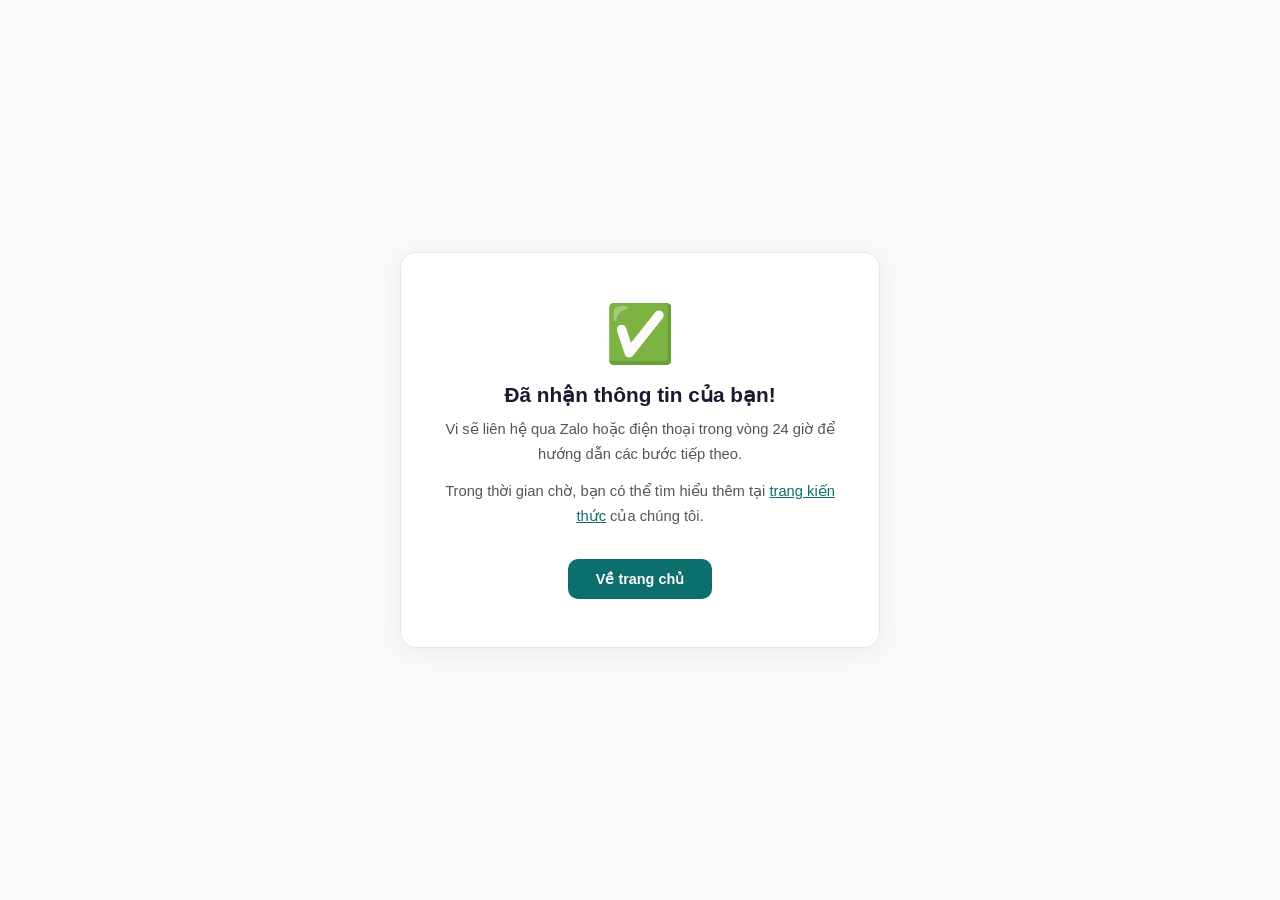
<file: cam-on.html>
<!DOCTYPE html>
<html lang="vi">
<head>
  <meta charset="UTF-8">
  <meta name="viewport" content="width=device-width, initial-scale=1.0">
  <title>Cảm ơn — Long An Solutions</title>
  <link rel="icon" href="logo.png">
  <style>
    *{box-sizing:border-box;margin:0;padding:0}
    body{font-family:-apple-system,BlinkMacSystemFont,'Segoe UI',Roboto,'Noto Sans',sans-serif;color:#1a1a2e;background:#f8f9fa;display:flex;align-items:center;justify-content:center;min-height:100vh;padding:20px}
    .card{background:#fff;border:1px solid #e8e8e8;border-radius:16px;padding:48px 36px;max-width:480px;text-align:center;box-shadow:0 4px 24px rgba(0,0,0,.06)}
    .icon{font-size:3.5rem;margin-bottom:16px}
    h1{font-size:1.3rem;font-weight:800;margin-bottom:10px}
    p{font-size:.92rem;color:#555;line-height:1.7;margin-bottom:6px}
    .btn{display:inline-block;margin-top:24px;background:#0d6e6e;color:#fff;padding:12px 28px;border-radius:10px;font-weight:700;font-size:.9rem;text-decoration:none;transition:background .2s}
    .btn:hover{background:#095a5a}
  </style>
<!-- Facebook Pixel Code -->
<script>
  !function(f,b,e,v,n,t,s)
  {if(f.fbq)return;n=f.fbq=function(){n.callMethod?
  n.callMethod.apply(n,arguments):n.queue.push(arguments)};
  if(!f._fbq)f._fbq=n;n.push=n;n.loaded=!0;n.version='2.0';
  n.queue=[];t=b.createElement(e);t.async=!0;
  t.src=v;s=b.getElementsByTagName(e)[0];
  s.parentNode.insertBefore(t,s)}(window, document,'script',
  'https://connect.facebook.net/en_US/fbevents.js');
  fbq('init', 'THAY_BANG_PIXEL_ID_CUA_BAN');
  fbq('track', 'PageView');
</script>
<noscript><img height="1" width="1" style="display:none" src="https://www.facebook.com/tr?id=THAY_BANG_PIXEL_ID_CUA_BAN</head>ev=PageView</head>noscript=1"/></noscript>
<!-- End Facebook Pixel Code -->

</head>
<body>
  <div class="card">
    <div class="icon">✅</div>
    <h1>Đã nhận thông tin của bạn!</h1>
    <p>Vi sẽ liên hệ qua Zalo hoặc điện thoại trong vòng 24 giờ để hướng dẫn các bước tiếp theo.</p>
    <p style="margin-top:12px">Trong thời gian chờ, bạn có thể tìm hiểu thêm tại <a href="/knowledge.html" style="color:#0d6e6e">trang kiến thức</a> của chúng tôi.</p>
    <a href="/" class="btn">Về trang chủ</a>
  </div>

  <script async src="https://www.googletagmanager.com/gtag/js?id=G-XXEYJRVGB8"></script>
  <script>
    window.dataLayer = window.dataLayer || [];
    function gtag(){dataLayer.push(arguments);}
    gtag('js', new Date());
    gtag('config', 'G-XXEYJRVGB8');
  </script>
</body>
</html>
</file>
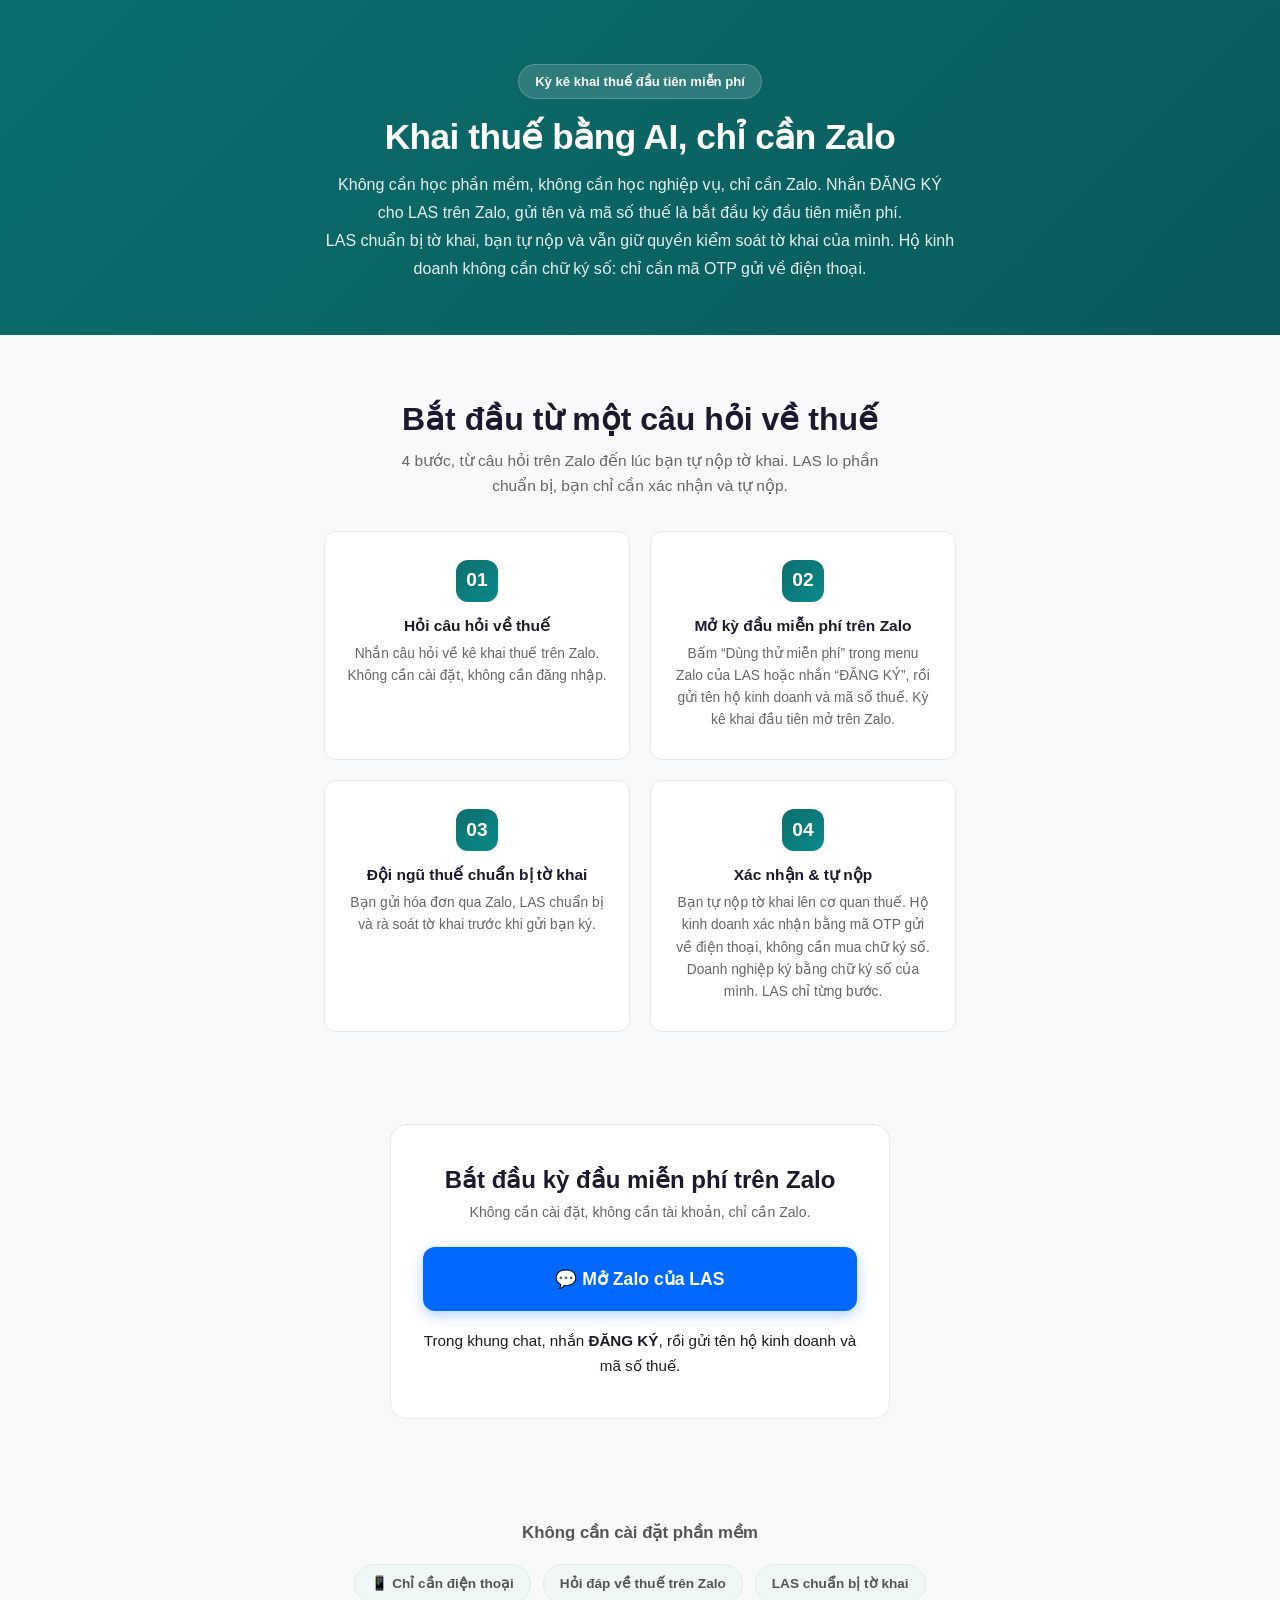
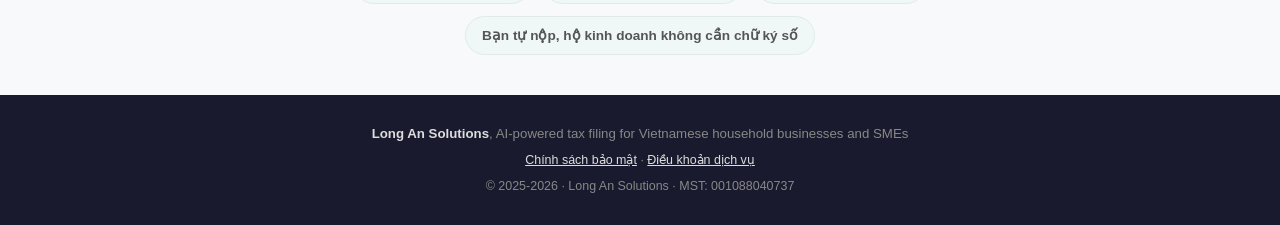
<file: dung-thu.html>
<!DOCTYPE html>
<html lang="vi">
<head>
  <meta charset="UTF-8">
  <meta name="viewport" content="width=device-width, initial-scale=1.0">
  <title>Dùng thử miễn phí | Long An Solutions, khai thuế bằng AI trên Zalo</title>
  <meta name="description" content="Khai thuế cho hộ kinh doanh bằng AI trên Zalo. Nhắn ĐĂNG KÝ cho LAS trên Zalo, gửi tên và mã số thuế, kỳ kê khai thuế đầu tiên mở trên Zalo và miễn phí. LAS chuẩn bị tờ khai, bạn tự nộp. Hộ kinh doanh xác nhận bằng mã OTP, không cần chữ ký số.">
  <link rel="canonical" href="https://longansolutions.com/dung-thu.html">
  <link rel="icon" href="favicon.ico" sizes="any">
  <link rel="icon" type="image/png" href="apple-touch-icon.png" sizes="180x180">
  <link rel="apple-touch-icon" href="apple-touch-icon.png">

  <!-- Open Graph for ad platforms -->
  <meta property="og:title" content="Khai thuế bằng AI, kỳ đầu miễn phí">
  <meta property="og:description" content="Nhắn ĐĂNG KÝ cho LAS trên Zalo, gửi tên và mã số thuế, kỳ kê khai thuế đầu tiên mở trên Zalo và miễn phí. Đội ngũ chuyên gia thuế chuẩn bị tờ khai, bạn tự nộp bằng mã OTP, không cần chữ ký số. Không cần cài đặt.">
  <meta property="og:image" content="https://longansolutions.com/og-image.png">
  <meta property="og:url" content="https://longansolutions.com/dung-thu.html">

  <style>
    *,*::before,*::after{box-sizing:border-box;margin:0;padding:0}
    html{scroll-behavior:smooth}
    body{font-family:-apple-system,BlinkMacSystemFont,'Segoe UI',Roboto,'Noto Sans',sans-serif;color:#1a1a2e;background:#f8f9fa;line-height:1.6;-webkit-font-smoothing:antialiased}
    h1,h2,h3{line-height:1.25}
    a{color:#0d6e6e;text-decoration:none}
    a:hover{text-decoration:underline}
    .container{max-width:680px;margin:0 auto;padding:0 24px}

    .hero{background:linear-gradient(135deg,#0d6e6e 0,#095a5a 100%);padding:64px 0 52px;text-align:center;color:#fff}
    .hero h1{font-size:clamp(1.5rem,4vw,2.2rem);font-weight:900;margin-bottom:12px;letter-spacing:-.5px}
    .hero p{font-size:1rem;opacity:.9;margin-bottom:0;line-height:1.75}
    .hero .badge{display:inline-block;background:rgba(255,255,255,.15);color:#fff;font-size:.82rem;font-weight:700;padding:6px 16px;border-radius:20px;margin-bottom:16px;border:1px solid rgba(255,255,255,.2);backdrop-filter:blur(2px)}

    .section{padding:64px 0}
    .section-header{text-align:center;margin-bottom:32px}
    .section-header h2{font-size:clamp(1.5rem,3vw,2rem);font-weight:800;margin-bottom:10px}
    .section-header p{color:#666;font-size:.97rem;max-width:480px;margin:0 auto}

    .steps{display:grid;grid-template-columns:1fr 1fr;gap:20px;margin:28px 0}
    .step{background:#fff;border:1px solid #e8e8e8;border-radius:12px;padding:28px 22px;text-align:center;transition:box-shadow .25s,transform .2s}
    .step:hover{box-shadow:0 6px 24px rgba(0,0,0,.06);transform:translateY(-2px)}
    .step .icon{width:42px;height:42px;background:linear-gradient(135deg,#0d6e6e,#0a8a8a);color:#fff;border-radius:12px;display:flex;align-items:center;justify-content:center;font-size:1.2rem;font-weight:700;margin:0 auto 14px}
    .step h3{font-size:.97rem;font-weight:700;margin-bottom:8px;color:#1a1a2e}
    .step p{font-size:.86rem;color:#666;line-height:1.6;margin:0}

    .cta-box{background:#fff;border:1px solid #e8e8e8;border-radius:16px;padding:40px 32px;max-width:500px;margin:0 auto;text-align:center}
    .cta-box h2{font-size:clamp(1.15rem,3vw,1.5rem);font-weight:800;margin-bottom:6px}
    .cta-box .sub{color:#666;font-size:.88rem;margin-bottom:24px}
    .btn-zalo{display:block;padding:18px;background:#0068FF;color:#fff;border-radius:12px;font-weight:800;font-size:1.1rem;box-shadow:0 4px 14px rgba(0,104,255,.3);transition:background .2s,transform .15s}
    .btn-zalo:hover{background:#0056d6;transform:translateY(-1px);text-decoration:none}
    .cta-box .how{margin-top:18px;font-size:.95rem;color:#1a1a2e;line-height:1.6}

    .proof{padding:40px 0;text-align:center}
    .proof h2{font-size:1.05rem;font-weight:700;color:#555}
    .proof-items{display:flex;justify-content:center;gap:12px;flex-wrap:wrap;margin-top:20px}
    .proof-label{font-size:.85rem;color:#555;padding:8px 16px;background:#f0f7f7;border-radius:20px;font-weight:600;border:1px solid #e0eaea;white-space:nowrap}

    .testimonial{background:#fff;border:1px solid #e0eaea;border-radius:12px;padding:28px 32px;margin:32px 0;position:relative;text-align:left;transition:box-shadow .25s}
    .testimonial:hover{box-shadow:0 4px 16px rgba(0,0,0,.04)}
    .testimonial::before{content:"\201C";position:absolute;top:12px;left:18px;font-size:3rem;color:rgba(13,110,110,.12);font-weight:900;line-height:1;pointer-events:none}
    .testimonial p{font-size:.92rem;color:#444;line-height:1.8;margin-bottom:14px;padding-left:14px}
    .testimonial .attribution{display:flex;align-items:center;gap:10px;padding-left:14px}
    .testimonial .avatar{width:40px;height:40px;border-radius:50%;background:linear-gradient(135deg,#0d6e6e,#0a8a8a);color:#fff;display:flex;align-items:center;justify-content:center;font-size:.85rem;font-weight:700;flex-shrink:0}
    .testimonial .name{font-weight:700;color:#1a1a2e;font-size:.85rem}
    .testimonial .role{color:#888;font-size:.78rem}

    footer{background:#1a1a2e;color:#888;padding:28px 0;text-align:center;font-size:.83rem}
    footer a{color:#ddd;text-decoration:underline}
    footer strong{color:#ddd}

    @media(max-width:540px){
      .steps{grid-template-columns:1fr}
      .cta-box{padding:28px 20px}
      .proof-items{gap:20px}
      .section{padding:48px 0}
      .hero{padding:48px 0 40px}
    }
  </style>
</head>
<body>
<div class="hero">
  <div class="container">
    <div class="badge">Kỳ kê khai thuế đầu tiên miễn phí</div>
    <h1>Khai thuế bằng AI, chỉ cần Zalo</h1>
    <p>Không cần học phần mềm, không cần học nghiệp vụ, chỉ cần Zalo. Nhắn ĐĂNG KÝ cho LAS trên Zalo, gửi tên và mã số thuế là bắt đầu kỳ đầu tiên miễn phí.<br>LAS chuẩn bị tờ khai, bạn tự nộp và vẫn giữ quyền kiểm soát tờ khai của mình. Hộ kinh doanh không cần chữ ký số: chỉ cần mã OTP gửi về điện thoại.</p>
  </div>
</div>

<div class="section">
  <div class="container">
    <div class="section-header">
      <h2>Bắt đầu từ một câu hỏi về thuế</h2>
      <p>4 bước, từ câu hỏi trên Zalo đến lúc bạn tự nộp tờ khai. LAS lo phần chuẩn bị, bạn chỉ cần xác nhận và tự nộp.</p>
    </div>
    <div class="steps">
      <div class="step">
        <div class="icon">01</div>
        <h3>Hỏi câu hỏi về thuế</h3>
        <p>Nhắn câu hỏi về kê khai thuế trên Zalo. Không cần cài đặt, không cần đăng nhập.</p>
      </div>
      <div class="step">
        <div class="icon">02</div>
        <h3>Mở kỳ đầu miễn phí trên Zalo</h3>
        <p>Bấm “Dùng thử miễn phí” trong menu Zalo của LAS hoặc nhắn “ĐĂNG KÝ”, rồi gửi tên hộ kinh doanh và mã số thuế. Kỳ kê khai đầu tiên mở trên Zalo.</p>
      </div>
      <div class="step">
        <div class="icon">03</div>
        <h3>Đội ngũ thuế chuẩn bị tờ khai</h3>
        <p>Bạn gửi hóa đơn qua Zalo, LAS chuẩn bị và rà soát tờ khai trước khi gửi bạn ký.</p>
      </div>
      <div class="step">
        <div class="icon">04</div>
        <h3>Xác nhận &amp; tự nộp</h3>
        <p>Bạn tự nộp tờ khai lên cơ quan thuế. Hộ kinh doanh xác nhận bằng mã OTP gửi về điện thoại, không cần mua chữ ký số. Doanh nghiệp ký bằng chữ ký số của mình. LAS chỉ từng bước.</p>
      </div>
    </div>
  </div>
</div>

<div class="section" style="padding-top:0">
  <div class="container">
    <div class="cta-box">
      <h2>Bắt đầu kỳ đầu miễn phí trên Zalo</h2>
      <p class="sub">Không cần cài đặt, không cần tài khoản, chỉ cần Zalo.</p>
      <a href="https://zalo.me/3707648784961165171" target="_blank" rel="noopener" class="btn-zalo" id="zalo-cta">💬 Mở Zalo của LAS</a>
      <p class="how">Trong khung chat, nhắn <strong>ĐĂNG KÝ</strong>, rồi gửi tên hộ kinh doanh và mã số thuế.</p>
    </div>
  </div>
</div>

<div class="proof">
  <div class="container">
    <h2>Không cần cài đặt phần mềm</h2>
    <div class="proof-items">
      <span class="proof-label">📱 Chỉ cần điện thoại</span>
      <span class="proof-label">Hỏi đáp về thuế trên Zalo</span>
      <span class="proof-label">LAS chuẩn bị tờ khai</span>
      <span class="proof-label">Bạn tự nộp, hộ kinh doanh không cần chữ ký số</span>
    </div>
  </div>
</div>

<footer>
  <div class="container">
    <p><strong>Long An Solutions</strong>, AI-powered tax filing for Vietnamese household businesses and SMEs</p>
    <p style="margin-top:6px;font-size:.78rem"><a href="/privacy.html">Chính sách bảo mật</a> · <a href="/terms.html">Điều khoản dịch vụ</a></p>
    <p style="margin-top:6px;font-size:.78rem">© 2025-2026 · Long An Solutions · MST: 001088040737</p>
  </div>
</footer>

<script>
  // Ad conversion tracking: the Zalo button replaced the lead form (28/09/2026),
  // so it fires the same submit_lead event and Meta Lead event the form did.
  document.getElementById('zalo-cta').addEventListener('click', function() {
    const urlParams = new URLSearchParams(window.location.search);
    const utmSource = urlParams.get('utm_source') || '';
    const utmCampaign = urlParams.get('utm_campaign') || '';
    if (typeof gtag === 'function') {
      gtag('event', 'submit_lead', {
        'method': 'dung-thu-zalo',
        'utm_source': utmSource,
        'utm_campaign': utmCampaign,
      });
    }
    if (typeof fbq === 'function') {
      fbq('track', 'Lead', utmSource ? { 'source': utmSource } : {});
    }
  });
</script>

<!-- Google Analytics -->
<script async src="https://www.googletagmanager.com/gtag/js?id=G-XXEYJRVGB8"></script>
<script>
  window.dataLayer = window.dataLayer || [];
  function gtag(){dataLayer.push(arguments);}
  gtag('js', new Date());
  gtag('config', 'G-XXEYJRVGB8');
</script>
  <script>
    // Every Zalo button click → GA4 "click_zalo" with where it was clicked and the
    // campaign that brought the visitor (UTM kept for the session), so each new
    // Zalo follower can be traced back to a page, button and ad (30/09/2026).
    (function () {
      var q = new URLSearchParams(location.search);
      ['utm_source', 'utm_medium', 'utm_campaign'].forEach(function (k) {
        if (q.get(k)) sessionStorage.setItem('las_' + k, q.get(k));
      });
      document.addEventListener('click', function (e) {
        var a = e.target.closest && e.target.closest('a[href*="zalo.me"]');
        if (!a || typeof gtag !== 'function') return;
        gtag('event', 'click_zalo', {
          placement: a.getAttribute('data-key') || a.className || 'link',
          page: location.pathname,
          utm_source: sessionStorage.getItem('las_utm_source') || '(direct)',
          utm_medium: sessionStorage.getItem('las_utm_medium') || '(none)',
          utm_campaign: sessionStorage.getItem('las_utm_campaign') || '(none)'
        });
      });
    })();
  </script>
</body>
</html>
</file>
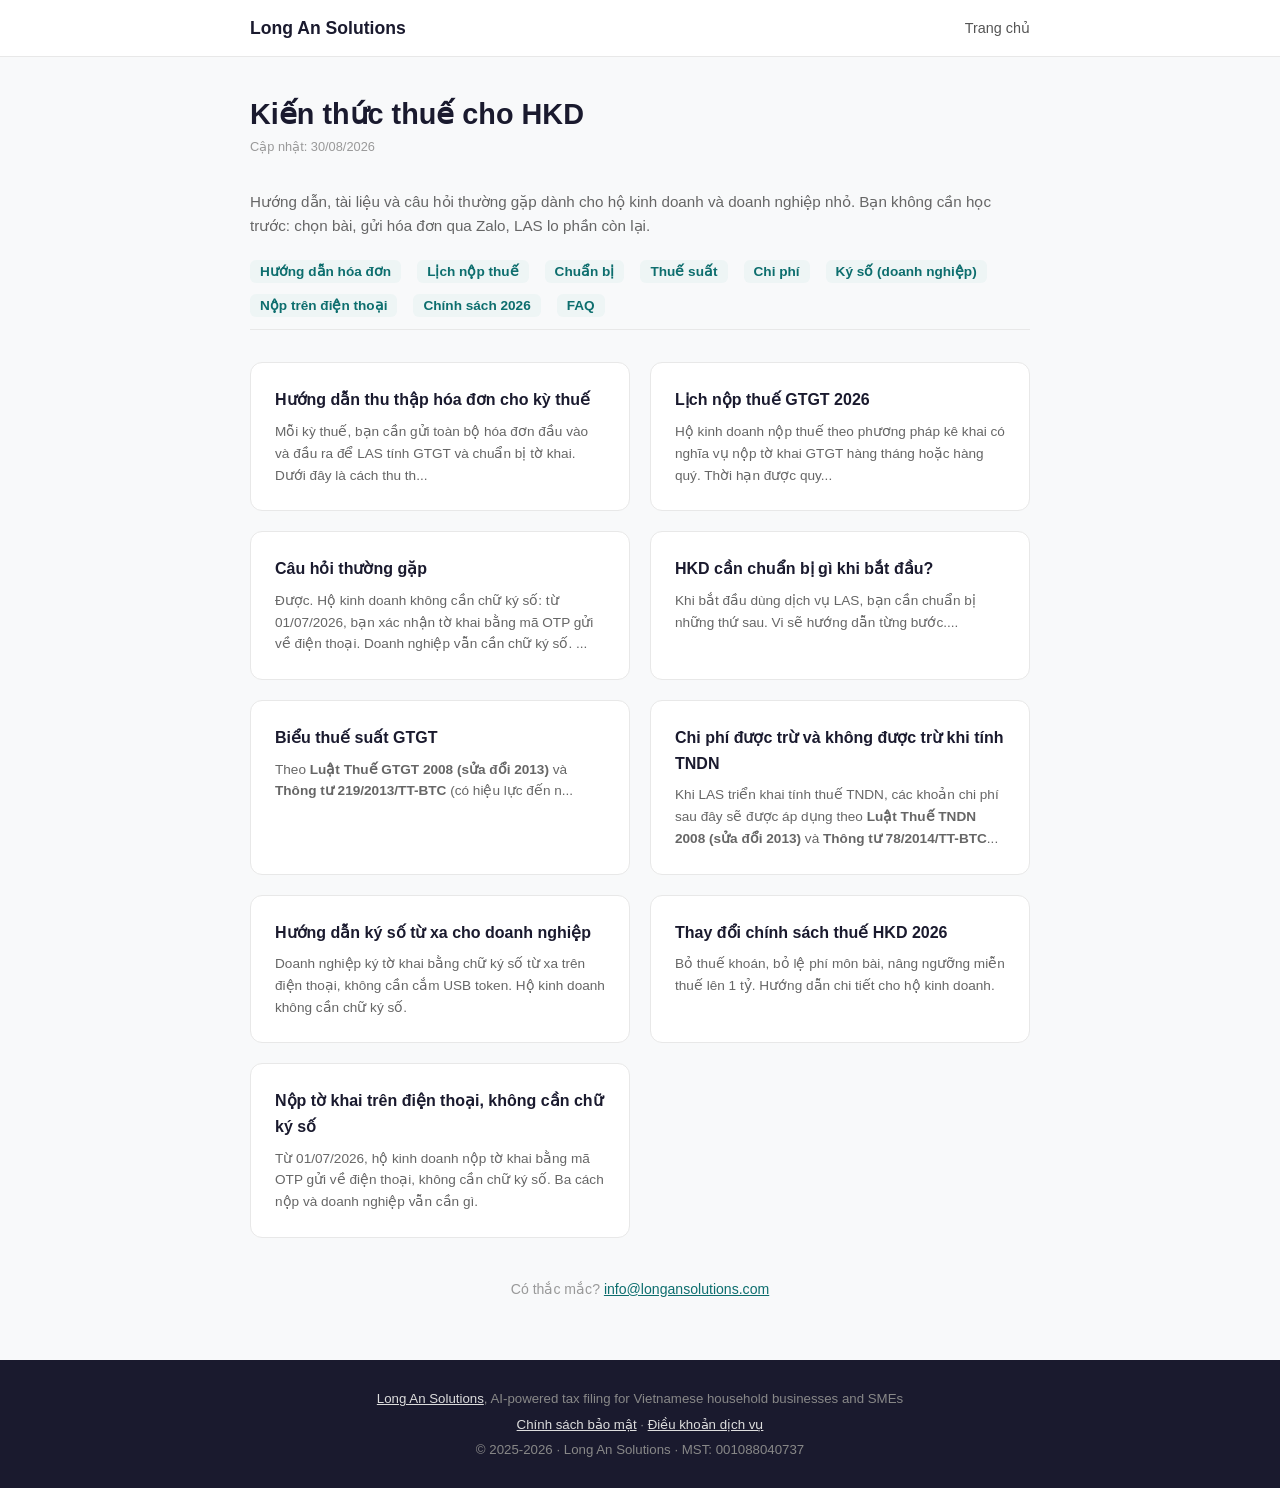
<file: knowledge.html>
<!DOCTYPE html>
<html lang="vi">
<head>
  <meta charset="UTF-8">
  <meta name="viewport" content="width=device-width, initial-scale=1.0">
  <title>Kiến thức | Long An Solutions</title>
  <meta name="description" content="Hướng dẫn thu thập hóa đơn, kiến thức thuế GTGT cho hộ kinh doanh và doanh nghiệp nhỏ.">
  <link rel="canonical" href="https://longansolutions.com/knowledge.html">
  <link rel="icon" href="favicon.ico" sizes="any">
  <link rel="icon" type="image/png" href="apple-touch-icon.png" sizes="180x180">
  <link rel="apple-touch-icon" href="apple-touch-icon.png">
  <meta property="og:type" content="website">
  <meta property="og:title" content="Kiến thức | Long An Solutions">
  <meta property="og:description" content="Hướng dẫn thu thập hóa đơn, kiến thức thuế GTGT cho hộ kinh doanh và doanh nghiệp nhỏ.">
  <meta property="og:image" content="https://longansolutions.com/og-image.png">
  <meta property="og:url" content="https://longansolutions.com/knowledge.html">
  <meta name="twitter:card" content="summary_large_image">
  <link rel="stylesheet" href="assets/knowledge.css">
  <script type="application/ld+json">
  {
    "@context": "https://schema.org",
    "@type": "CollectionPage",
    "name": "Kiến thức thuế cho HKD",
    "description": "Hướng dẫn, tài liệu và câu hỏi thường gặp dành cho hộ kinh doanh và doanh nghiệp nhỏ.",
    "url": "https://longansolutions.com/knowledge.html",
    "hasPart": [
      {"@type": "Article", "headline": "Hướng dẫn thu thập hóa đơn cho kỳ thuế", "url": "https://longansolutions.com/knowledge/huong-dan-hoa-don.html"},
      {"@type": "Article", "headline": "Lịch nộp thuế GTGT 2026", "url": "https://longansolutions.com/knowledge/lich-nop-thue.html"},
      {"@type": "Article", "headline": "Câu hỏi thường gặp", "url": "https://longansolutions.com/knowledge/faq.html"},
      {"@type": "Article", "headline": "HKD cần chuẩn bị gì khi bắt đầu?", "url": "https://longansolutions.com/knowledge/chuan-bi.html"},
      {"@type": "Article", "headline": "Biểu thuế suất GTGT", "url": "https://longansolutions.com/knowledge/thue-suat.html"},
      {"@type": "Article", "headline": "Chi phí được trừ và không được trừ khi tính TNDN", "url": "https://longansolutions.com/knowledge/chi-phi.html"},
      {"@type": "Article", "headline": "Hướng dẫn ký số từ xa cho doanh nghiệp", "url": "https://longansolutions.com/knowledge/ky-so.html"},
      {"@type": "Article", "headline": "Thay đổi chính sách thuế HKD 2026", "url": "https://longansolutions.com/knowledge/thay-doi-chinh-sach-thue-2026.html"},
      {"@type": "Article", "headline": "Nộp tờ khai thuế trên điện thoại: hộ kinh doanh không cần chữ ký số", "url": "https://longansolutions.com/knowledge/ky-to-khai-tren-dien-thoai.html"}
    ]
  }
  </script>
  <!-- Google Analytics -->
  <script async src="https://www.googletagmanager.com/gtag/js?id=G-XXEYJRVGB8"></script>
  <script>
    window.dataLayer = window.dataLayer || [];
    function gtag(){dataLayer.push(arguments);}
    gtag('js', new Date());
    gtag('config', 'G-XXEYJRVGB8');
  </script>
</head>
<body>
<nav>
  <div class="container nav-inner">
    <a href="/" class="logo">Long An Solutions</a>
    <ul>
      <li><a href="/">Trang chủ</a></li>
    </ul>
  </div>
</nav>

<main class="container">

  <h1>Kiến thức thuế cho HKD</h1>
  <p class="date">Cập nhật: 30/08/2026</p>
  <p class="sub">Hướng dẫn, tài liệu và câu hỏi thường gặp dành cho hộ kinh doanh và doanh nghiệp nhỏ. Bạn không cần học trước: chọn bài, gửi hóa đơn qua Zalo, LAS lo phần còn lại.</p>

  <nav class="sticky-nav" aria-label="Mục lục">
    <ul class="anchor-links">
      <li><a href="knowledge/huong-dan-hoa-don.html">Hướng dẫn hóa đơn</a></li>
      <li><a href="knowledge/lich-nop-thue.html">Lịch nộp thuế</a></li>
      <li><a href="knowledge/chuan-bi.html">Chuẩn bị</a></li>
      <li><a href="knowledge/thue-suat.html">Thuế suất</a></li>
      <li><a href="knowledge/chi-phi.html">Chi phí</a></li>
      <li><a href="knowledge/ky-so.html">Ký số (doanh nghiệp)</a></li>
      <li><a href="knowledge/ky-to-khai-tren-dien-thoai.html">Nộp trên điện thoại</a></li>
      <li><a href="knowledge/thay-doi-chinh-sach-thue-2026.html">Chính sách 2026</a></li>
      <li><a href="knowledge/faq.html">FAQ</a></li>
    </ul>
  </nav>

  <div class="card-grid">

    <a href="knowledge/huong-dan-hoa-don.html" class="card-link">
      <h3 style="font-size:1rem;font-weight:700;color:#1a1a2e;margin-bottom:8px">Hướng dẫn thu thập hóa đơn cho kỳ thuế</h3>
      <p style="font-size:.85rem;color:#666;line-height:1.6;margin:0">Mỗi kỳ thuế, bạn cần gửi toàn bộ hóa đơn đầu vào và đầu ra để LAS tính GTGT và chuẩn bị tờ khai. Dưới đây là cách thu th...</p>
    </a>
    <a href="knowledge/lich-nop-thue.html" class="card-link">
      <h3 style="font-size:1rem;font-weight:700;color:#1a1a2e;margin-bottom:8px">Lịch nộp thuế GTGT 2026</h3>
      <p style="font-size:.85rem;color:#666;line-height:1.6;margin:0">Hộ kinh doanh nộp thuế theo phương pháp kê khai có nghĩa vụ nộp tờ khai GTGT hàng tháng hoặc hàng quý. Thời hạn được quy...</p>
    </a>
    <a href="knowledge/faq.html" class="card-link">
      <h3 style="font-size:1rem;font-weight:700;color:#1a1a2e;margin-bottom:8px">Câu hỏi thường gặp</h3>
      <p style="font-size:.85rem;color:#666;line-height:1.6;margin:0">Được. Hộ kinh doanh không cần chữ ký số: từ 01/07/2026, bạn xác nhận tờ khai bằng mã OTP gửi về điện thoại. Doanh nghiệp vẫn cần chữ ký số. ...</p>
    </a>
    <a href="knowledge/chuan-bi.html" class="card-link">
      <h3 style="font-size:1rem;font-weight:700;color:#1a1a2e;margin-bottom:8px">HKD cần chuẩn bị gì khi bắt đầu?</h3>
      <p style="font-size:.85rem;color:#666;line-height:1.6;margin:0">Khi bắt đầu dùng dịch vụ LAS, bạn cần chuẩn bị những thứ sau. Vi sẽ hướng dẫn từng bước....</p>
    </a>
    <a href="knowledge/thue-suat.html" class="card-link">
      <h3 style="font-size:1rem;font-weight:700;color:#1a1a2e;margin-bottom:8px">Biểu thuế suất GTGT</h3>
      <p style="font-size:.85rem;color:#666;line-height:1.6;margin:0">Theo <strong>Luật Thuế GTGT 2008 (sửa đổi 2013)</strong> và <strong>Thông tư 219/2013/TT-BTC</strong> (có hiệu lực đến n...</p>
    </a>
    <a href="knowledge/chi-phi.html" class="card-link">
      <h3 style="font-size:1rem;font-weight:700;color:#1a1a2e;margin-bottom:8px">Chi phí được trừ và không được trừ khi tính TNDN</h3>
      <p style="font-size:.85rem;color:#666;line-height:1.6;margin:0">Khi LAS triển khai tính thuế TNDN, các khoản chi phí sau đây sẽ được áp dụng theo <strong>Luật Thuế TNDN 2008 (sửa đổi 2013)</strong> và <strong>Thông tư 78/2014/TT-BTC</strong>...</p>
    </a>
    <a href="knowledge/ky-so.html" class="card-link">
      <h3 style="font-size:1rem;font-weight:700;color:#1a1a2e;margin-bottom:8px">Hướng dẫn ký số từ xa cho doanh nghiệp</h3>
      <p style="font-size:.85rem;color:#666;line-height:1.6;margin:0">Doanh nghiệp ký tờ khai bằng chữ ký số từ xa trên điện thoại, không cần cắm USB token. Hộ kinh doanh không cần chữ ký số.</p>
    </a>
    <a href="knowledge/thay-doi-chinh-sach-thue-2026.html" class="card-link">
      <h3 style="font-size:1rem;font-weight:700;color:#1a1a2e;margin-bottom:8px">Thay đổi chính sách thuế HKD 2026</h3>
      <p style="font-size:.85rem;color:#666;line-height:1.6;margin:0">Bỏ thuế khoán, bỏ lệ phí môn bài, nâng ngưỡng miễn thuế lên 1 tỷ. Hướng dẫn chi tiết cho hộ kinh doanh.</p>
    </a>
    <a href="knowledge/ky-to-khai-tren-dien-thoai.html" class="card-link">
      <h3 style="font-size:1rem;font-weight:700;color:#1a1a2e;margin-bottom:8px">Nộp tờ khai trên điện thoại, không cần chữ ký số</h3>
      <p style="font-size:.85rem;color:#666;line-height:1.6;margin:0">Từ 01/07/2026, hộ kinh doanh nộp tờ khai bằng mã OTP gửi về điện thoại, không cần chữ ký số. Ba cách nộp và doanh nghiệp vẫn cần gì.</p>
    </a>
  </div>

  <p style="text-align:center;color:#999;font-size:.88rem;margin-bottom:60px">Có thắc mắc? <a href="mailto:info@longansolutions.com" style="color:#0d6e6e">info@longansolutions.com</a></p>
</main>

<footer>
  <div class="container">
    <p><a href="/">Long An Solutions</a>, AI-powered tax filing for Vietnamese household businesses and SMEs</p>
    <p style="margin-top:4px"><a href="/privacy.html">Chính sách bảo mật</a> · <a href="/terms.html">Điều khoản dịch vụ</a></p>
    <p style="margin-top:4px">© 2025-2026 · Long An Solutions · MST: 001088040737</p>
  </div>
</footer>
</body>
</html>
</file>
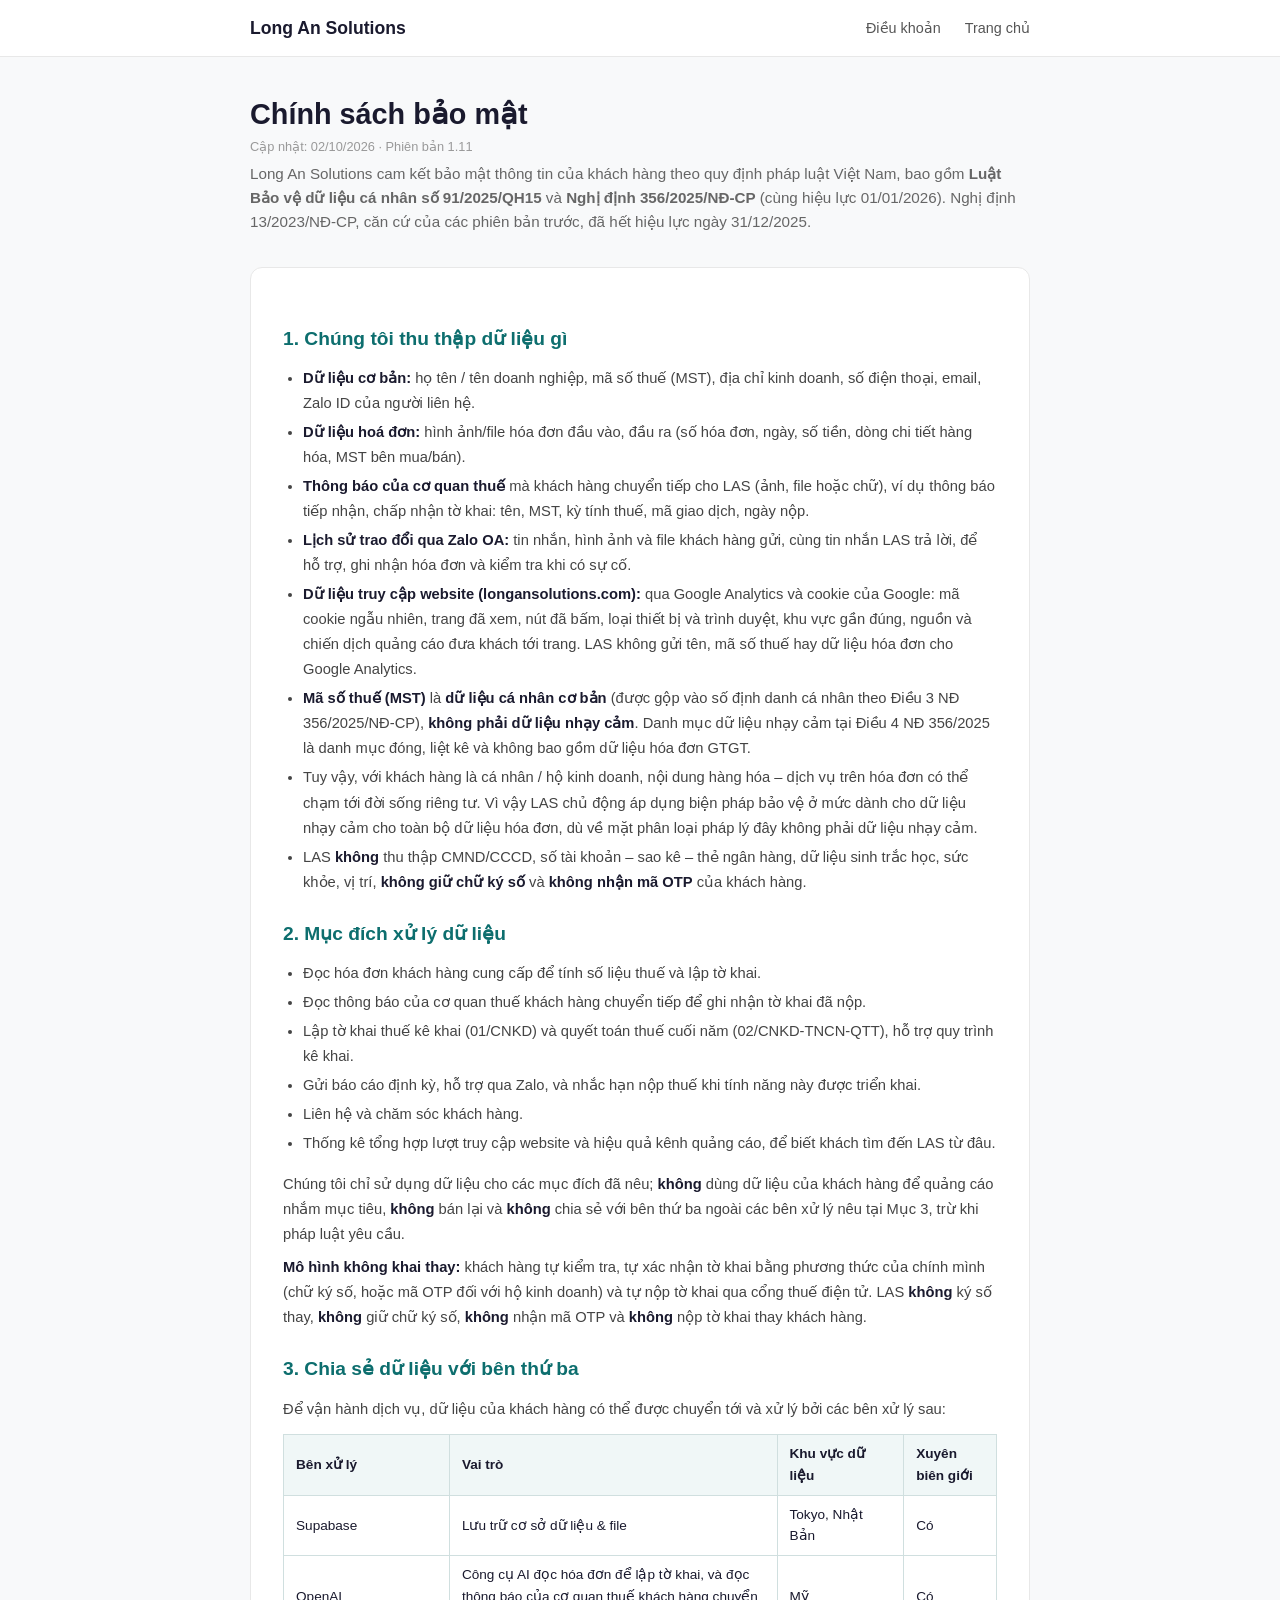
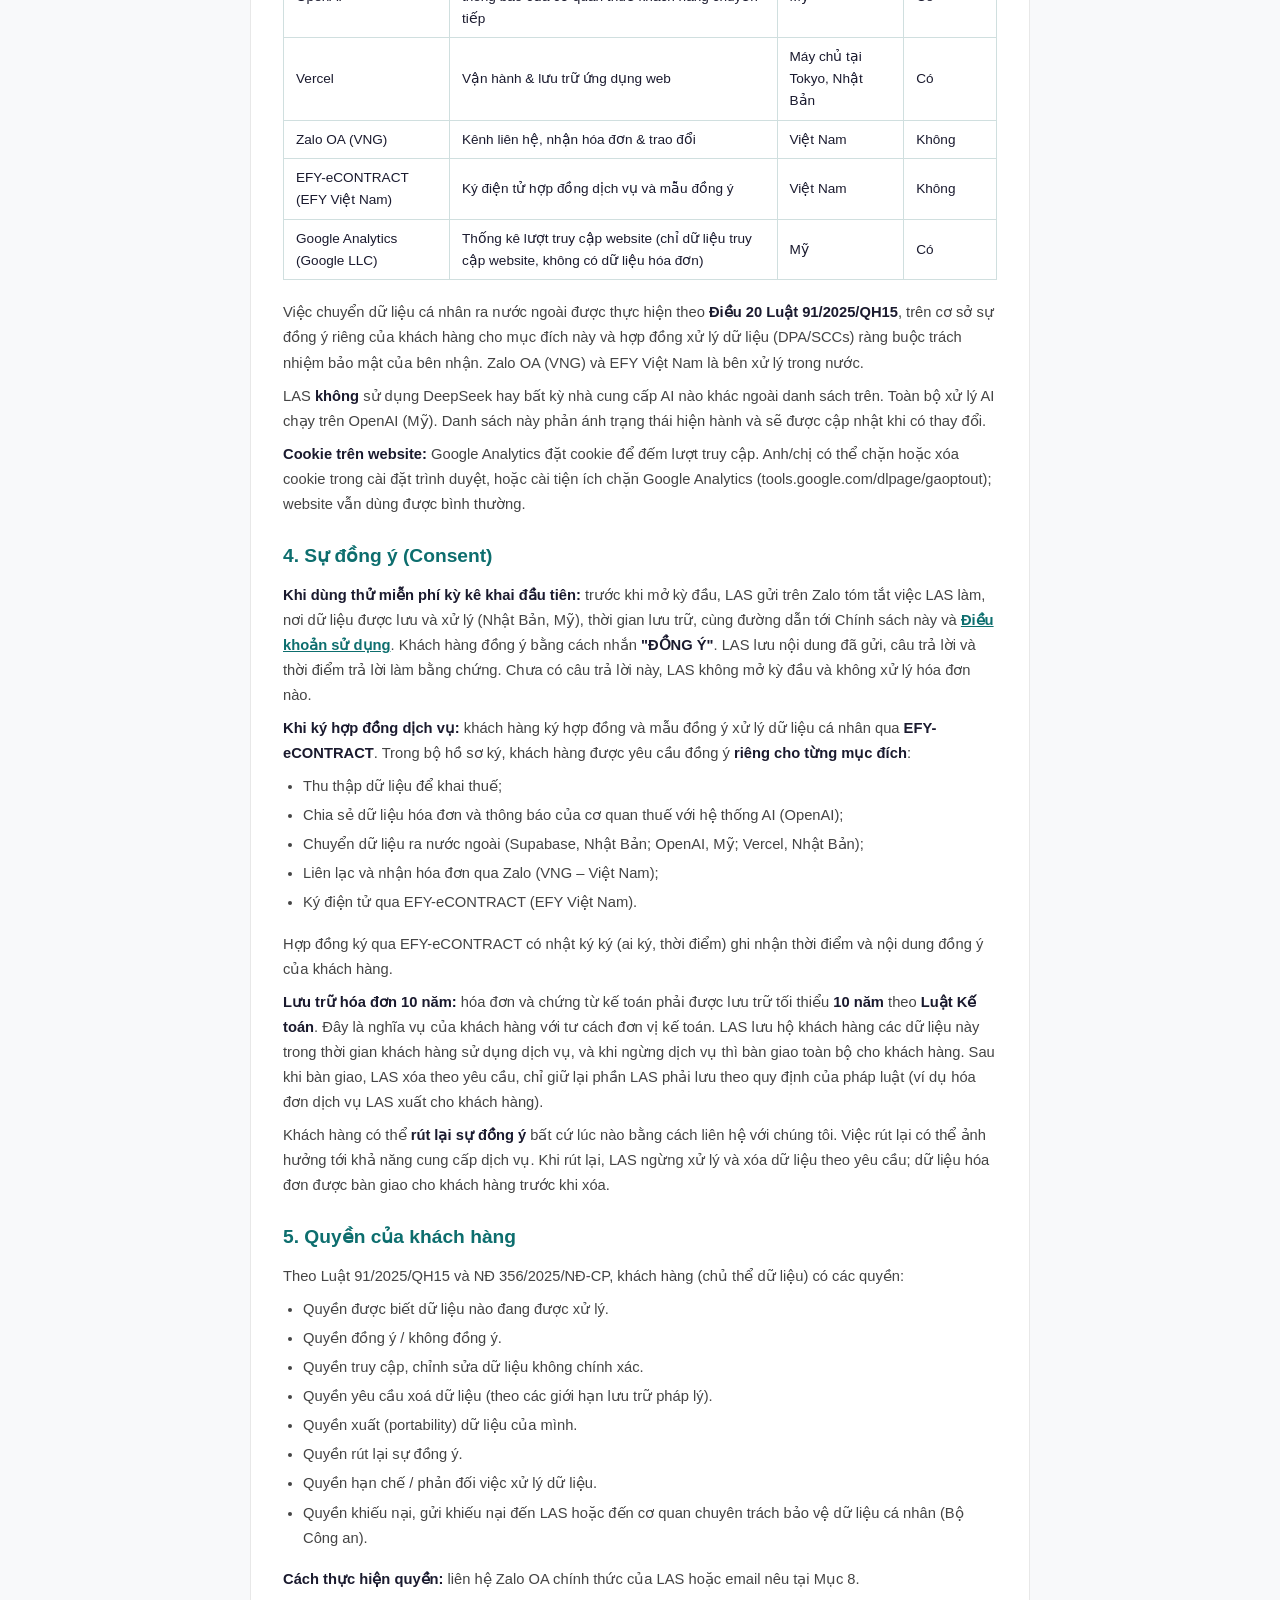
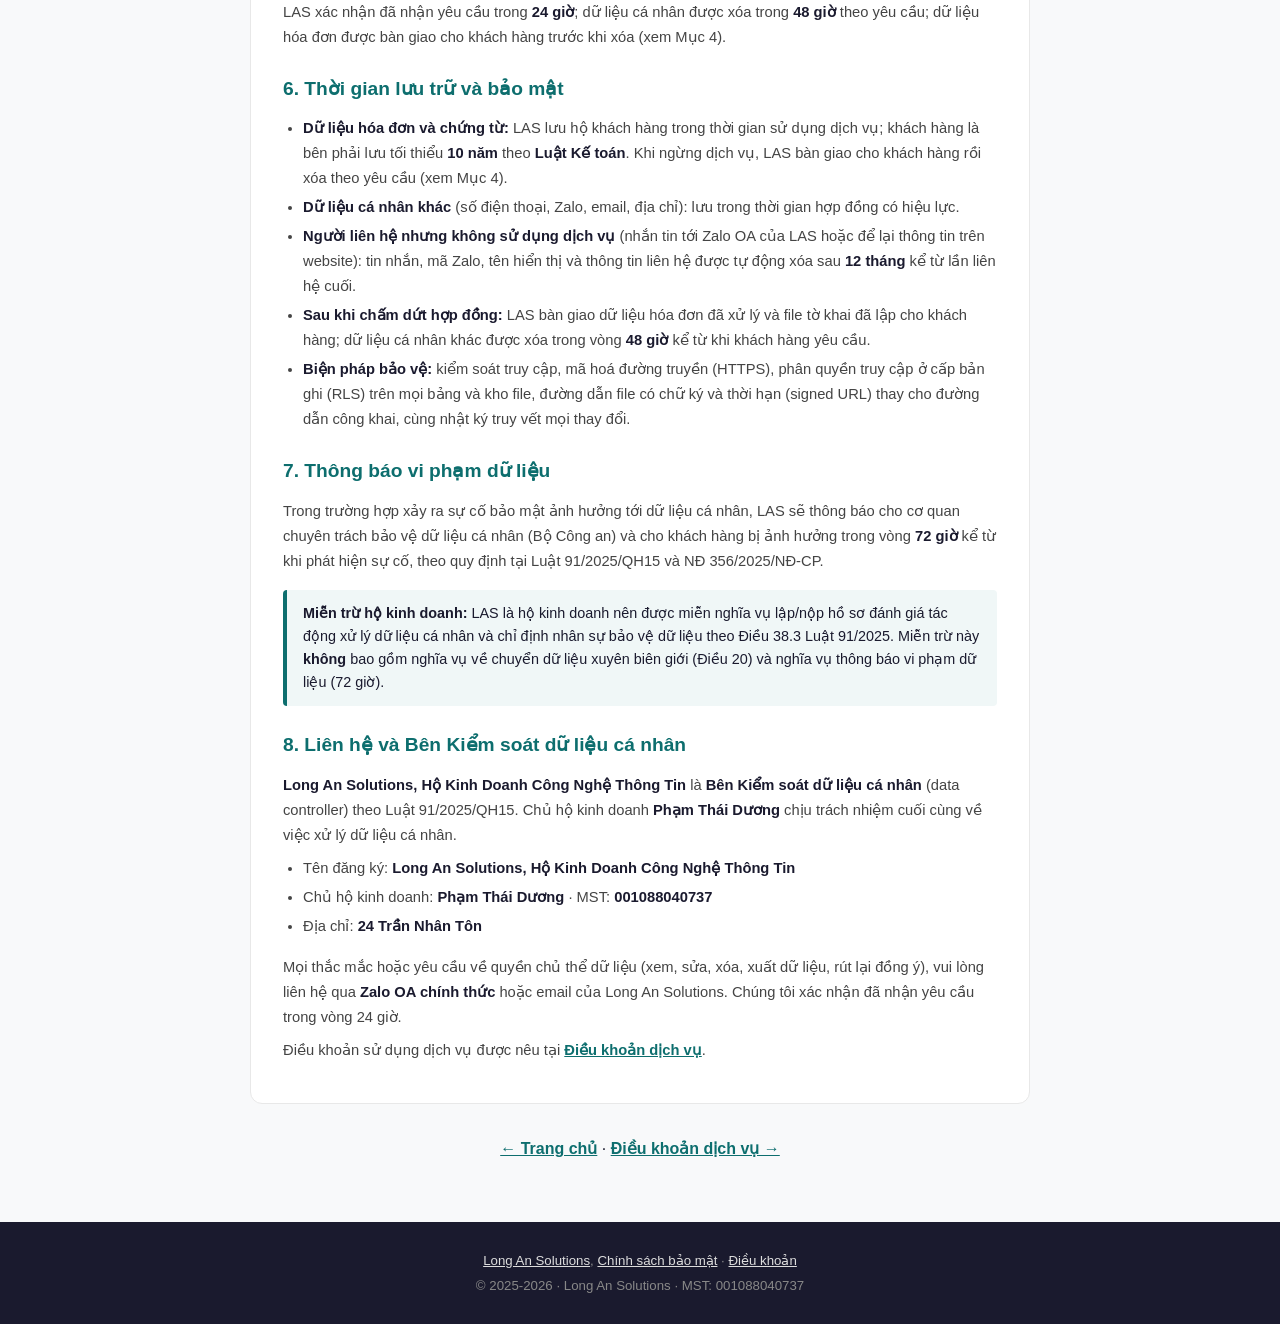
<file: privacy.html>
<!DOCTYPE html>
<html lang="vi">
<head>
  <meta charset="UTF-8">
  <meta name="viewport" content="width=device-width, initial-scale=1.0">
  <title>Chính sách bảo mật | Long An Solutions</title>
  <meta name="description" content="Chính sách bảo mật và xử lý dữ liệu cá nhân của Long An Solutions (dịch vụ khai thuế cho hộ kinh doanh).">
  <link rel="canonical" href="https://longansolutions.com/privacy.html">
  <link rel="icon" href="favicon.ico" sizes="any">
  <link rel="icon" type="image/png" href="apple-touch-icon.png" sizes="180x180">
  <link rel="apple-touch-icon" href="apple-touch-icon.png">
  <style>
    *,*::before,*::after{box-sizing:border-box;margin:0;padding:0}
    html{scroll-behavior:smooth}
    body{font-family:-apple-system,BlinkMacSystemFont,'Segoe UI',Roboto,'Noto Sans',sans-serif;color:#1a1a2e;background:#f8f9fa;line-height:1.6;-webkit-font-smoothing:antialiased}
    .container{max-width:820px;margin:0 auto;padding:0 20px}
    nav{background:rgba(255,255,255,.96);backdrop-filter:blur(8px);-webkit-backdrop-filter:blur(8px);border-bottom:1px solid #e8e8e8;padding:14px 0;position:sticky;top:0;z-index:100}
    .nav-inner{display:flex;align-items:center;flex-wrap:wrap;gap:8px}
    nav ul{display:flex;gap:24px;list-style:none;margin-left:auto;align-items:center}
    nav ul a{font-size:.9rem;color:#555;font-weight:500;transition:color .2s;text-decoration:none}
    nav ul a:hover{color:#0d6e6e}
    .logo{font-weight:800;font-size:1.1rem;color:#1a1a2e;text-decoration:none}
    h1{font-size:1.8rem;font-weight:800;margin:40px 0 4px;color:#1a1a2e;line-height:1.25}
    .publish-date{color:#999;font-size:.8rem;margin-bottom:4px}
    .sub{color:#666;font-size:.95rem;margin-bottom:32px}
    article{background:#fff;border:1px solid #e8e8e8;border-radius:12px;padding:32px;margin-bottom:32px}
    article h2{font-size:1.2rem;font-weight:700;margin:24px 0 12px;color:#0d6e6e}
    article h3{font-size:1rem;font-weight:700;margin:20px 0 8px;color:#1a1a2e}
    article p,article li{font-size:.92rem;color:#444;line-height:1.7;margin-bottom:8px}
    article ol,article ul{padding-left:20px;margin-bottom:16px}
    article li{margin-bottom:4px}
    article strong{color:#1a1a2e}
    article a{color:#0d6e6e;font-weight:600}
    .highlight{background:#f0f7f7;border-left:4px solid #0d6e6e;padding:12px 16px;margin:16px 0;border-radius:4px;font-size:.9rem}
    table{width:100%;border-collapse:collapse;font-size:.85rem;margin:12px 0 20px}
    th,td{border:1px solid #d0dfdf;padding:8px 12px;text-align:left}
    th{background:#f0f7f7;font-weight:700}
    footer{background:#1a1a2e;color:#888;padding:28px 0;text-align:center;font-size:.83rem;margin-top:60px}
    footer a{color:#ddd;text-decoration:underline}
    @media(max-width:640px){article{padding:20px 16px}h1{font-size:1.4rem}article p,article li{font-size:.95rem}}
  </style>
</head>
<body>
<nav>
  <div class="container nav-inner">
    <a href="/" class="logo">Long An Solutions</a>
    <ul>
      <li><a href="/terms.html">Điều khoản</a></li>
      <li><a href="/">Trang chủ</a></li>
    </ul>
  </div>
</nav>

<main class="container">
  <h1>Chính sách bảo mật</h1>
  <p class="publish-date">Cập nhật: 02/10/2026 · Phiên bản 1.11</p>
  <p class="sub">Long An Solutions cam kết bảo mật thông tin của khách hàng theo quy định pháp luật Việt Nam, bao gồm <strong>Luật Bảo vệ dữ liệu cá nhân số 91/2025/QH15</strong> và <strong>Nghị định 356/2025/NĐ-CP</strong> (cùng hiệu lực 01/01/2026). Nghị định 13/2023/NĐ-CP, căn cứ của các phiên bản trước, đã hết hiệu lực ngày 31/12/2025.</p>

  <article>
    <h2>1. Chúng tôi thu thập dữ liệu gì</h2>
    <ul>
      <li><strong>Dữ liệu cơ bản:</strong> họ tên / tên doanh nghiệp, mã số thuế (MST), địa chỉ kinh doanh, số điện thoại, email, Zalo ID của người liên hệ.</li>
      <li><strong>Dữ liệu hoá đơn:</strong> hình ảnh/file hóa đơn đầu vào, đầu ra (số hóa đơn, ngày, số tiền, dòng chi tiết hàng hóa, MST bên mua/bán).</li>
      <li><strong>Thông báo của cơ quan thuế</strong> mà khách hàng chuyển tiếp cho LAS (ảnh, file hoặc chữ), ví dụ thông báo tiếp nhận, chấp nhận tờ khai: tên, MST, kỳ tính thuế, mã giao dịch, ngày nộp.</li>
      <li><strong>Lịch sử trao đổi qua Zalo OA:</strong> tin nhắn, hình ảnh và file khách hàng gửi, cùng tin nhắn LAS trả lời, để hỗ trợ, ghi nhận hóa đơn và kiểm tra khi có sự cố.</li>
      <li><strong>Dữ liệu truy cập website (longansolutions.com):</strong> qua Google Analytics và cookie của Google: mã cookie ngẫu nhiên, trang đã xem, nút đã bấm, loại thiết bị và trình duyệt, khu vực gần đúng, nguồn và chiến dịch quảng cáo đưa khách tới trang. LAS không gửi tên, mã số thuế hay dữ liệu hóa đơn cho Google Analytics.</li>
      <li><strong>Mã số thuế (MST)</strong> là <strong>dữ liệu cá nhân cơ bản</strong> (được gộp vào số định danh cá nhân theo Điều 3 NĐ 356/2025/NĐ-CP), <strong>không phải dữ liệu nhạy cảm</strong>. Danh mục dữ liệu nhạy cảm tại Điều 4 NĐ 356/2025 là danh mục đóng, liệt kê và không bao gồm dữ liệu hóa đơn GTGT.</li>
      <li>Tuy vậy, với khách hàng là cá nhân / hộ kinh doanh, nội dung hàng hóa – dịch vụ trên hóa đơn có thể chạm tới đời sống riêng tư. Vì vậy LAS chủ động áp dụng biện pháp bảo vệ ở mức dành cho dữ liệu nhạy cảm cho toàn bộ dữ liệu hóa đơn, dù về mặt phân loại pháp lý đây không phải dữ liệu nhạy cảm.</li>
      <li>LAS <strong>không</strong> thu thập CMND/CCCD, số tài khoản – sao kê – thẻ ngân hàng, dữ liệu sinh trắc học, sức khỏe, vị trí, <strong>không giữ chữ ký số</strong> và <strong>không nhận mã OTP</strong> của khách hàng.</li>
    </ul>

    <h2>2. Mục đích xử lý dữ liệu</h2>
    <ul>
      <li>Đọc hóa đơn khách hàng cung cấp để tính số liệu thuế và lập tờ khai.</li>
      <li>Đọc thông báo của cơ quan thuế khách hàng chuyển tiếp để ghi nhận tờ khai đã nộp.</li>
      <li>Lập tờ khai thuế kê khai (01/CNKD) và quyết toán thuế cuối năm (02/CNKD-TNCN-QTT), hỗ trợ quy trình kê khai.</li>
      <li>Gửi báo cáo định kỳ, hỗ trợ qua Zalo, và nhắc hạn nộp thuế khi tính năng này được triển khai.</li>
      <li>Liên hệ và chăm sóc khách hàng.</li>
      <li>Thống kê tổng hợp lượt truy cập website và hiệu quả kênh quảng cáo, để biết khách tìm đến LAS từ đâu.</li>
    </ul>
    <p>Chúng tôi chỉ sử dụng dữ liệu cho các mục đích đã nêu; <strong>không</strong> dùng dữ liệu của khách hàng để quảng cáo nhắm mục tiêu, <strong>không</strong> bán lại và <strong>không</strong> chia sẻ với bên thứ ba ngoài các bên xử lý nêu tại Mục 3, trừ khi pháp luật yêu cầu.</p>
    <p><strong>Mô hình không khai thay:</strong> khách hàng tự kiểm tra, tự xác nhận tờ khai bằng phương thức của chính mình (chữ ký số, hoặc mã OTP đối với hộ kinh doanh) và tự nộp tờ khai qua cổng thuế điện tử. LAS <strong>không</strong> ký số thay, <strong>không</strong> giữ chữ ký số, <strong>không</strong> nhận mã OTP và <strong>không</strong> nộp tờ khai thay khách hàng.</p>

    <h2>3. Chia sẻ dữ liệu với bên thứ ba</h2>
    <p>Để vận hành dịch vụ, dữ liệu của khách hàng có thể được chuyển tới và xử lý bởi các bên xử lý sau:</p>
    <table>
      <thead><tr><th>Bên xử lý</th><th>Vai trò</th><th>Khu vực dữ liệu</th><th>Xuyên biên giới</th></tr></thead>
      <tbody>
        <tr><td>Supabase</td><td>Lưu trữ cơ sở dữ liệu &amp; file</td><td>Tokyo, Nhật Bản</td><td>Có</td></tr>
        <tr><td>OpenAI</td><td>Công cụ AI đọc hóa đơn để lập tờ khai, và đọc thông báo của cơ quan thuế khách hàng chuyển tiếp</td><td>Mỹ</td><td>Có</td></tr>
        <tr><td>Vercel</td><td>Vận hành &amp; lưu trữ ứng dụng web</td><td>Máy chủ tại Tokyo, Nhật Bản</td><td>Có</td></tr>
        <tr><td>Zalo OA (VNG)</td><td>Kênh liên hệ, nhận hóa đơn &amp; trao đổi</td><td>Việt Nam</td><td>Không</td></tr>
        <tr><td>EFY-eCONTRACT (EFY Việt Nam)</td><td>Ký điện tử hợp đồng dịch vụ và mẫu đồng ý</td><td>Việt Nam</td><td>Không</td></tr>
        <tr><td>Google Analytics (Google LLC)</td><td>Thống kê lượt truy cập website (chỉ dữ liệu truy cập website, không có dữ liệu hóa đơn)</td><td>Mỹ</td><td>Có</td></tr>
      </tbody>
    </table>
    <p>Việc chuyển dữ liệu cá nhân ra nước ngoài được thực hiện theo <strong>Điều 20 Luật 91/2025/QH15</strong>, trên cơ sở sự đồng ý riêng của khách hàng cho mục đích này và hợp đồng xử lý dữ liệu (DPA/SCCs) ràng buộc trách nhiệm bảo mật của bên nhận. Zalo OA (VNG) và EFY Việt Nam là bên xử lý trong nước.</p>
    <p>LAS <strong>không</strong> sử dụng DeepSeek hay bất kỳ nhà cung cấp AI nào khác ngoài danh sách trên. Toàn bộ xử lý AI chạy trên OpenAI (Mỹ). Danh sách này phản ánh trạng thái hiện hành và sẽ được cập nhật khi có thay đổi.</p>

    <p><strong>Cookie trên website:</strong> Google Analytics đặt cookie để đếm lượt truy cập. Anh/chị có thể chặn hoặc xóa cookie trong cài đặt trình duyệt, hoặc cài tiện ích chặn Google Analytics (tools.google.com/dlpage/gaoptout); website vẫn dùng được bình thường.</p>

    <h2>4. Sự đồng ý (Consent)</h2>
    <p><strong>Khi dùng thử miễn phí kỳ kê khai đầu tiên:</strong> trước khi mở kỳ đầu, LAS gửi trên Zalo tóm tắt việc LAS làm, nơi dữ liệu được lưu và xử lý (Nhật Bản, Mỹ), thời gian lưu trữ, cùng đường dẫn tới Chính sách này và <a href="/terms.html">Điều khoản sử dụng</a>. Khách hàng đồng ý bằng cách nhắn <strong>"ĐỒNG Ý"</strong>. LAS lưu nội dung đã gửi, câu trả lời và thời điểm trả lời làm bằng chứng. Chưa có câu trả lời này, LAS không mở kỳ đầu và không xử lý hóa đơn nào.</p>
    <p><strong>Khi ký hợp đồng dịch vụ:</strong> khách hàng ký hợp đồng và mẫu đồng ý xử lý dữ liệu cá nhân qua <strong>EFY-eCONTRACT</strong>. Trong bộ hồ sơ ký, khách hàng được yêu cầu đồng ý <strong>riêng cho từng mục đích</strong>:</p>
    <ul>
      <li>Thu thập dữ liệu để khai thuế;</li>
      <li>Chia sẻ dữ liệu hóa đơn và thông báo của cơ quan thuế với hệ thống AI (OpenAI);</li>
      <li>Chuyển dữ liệu ra nước ngoài (Supabase, Nhật Bản; OpenAI, Mỹ; Vercel, Nhật Bản);</li>
      <li>Liên lạc và nhận hóa đơn qua Zalo (VNG – Việt Nam);</li>
      <li>Ký điện tử qua EFY-eCONTRACT (EFY Việt Nam).</li>
    </ul>
    <p>Hợp đồng ký qua EFY-eCONTRACT có nhật ký ký (ai ký, thời điểm) ghi nhận thời điểm và nội dung đồng ý của khách hàng.</p>
    <p><strong>Lưu trữ hóa đơn 10 năm:</strong> hóa đơn và chứng từ kế toán phải được lưu trữ tối thiểu <strong>10 năm</strong> theo <strong>Luật Kế toán</strong>. Đây là nghĩa vụ của khách hàng với tư cách đơn vị kế toán. LAS lưu hộ khách hàng các dữ liệu này trong thời gian khách hàng sử dụng dịch vụ, và khi ngừng dịch vụ thì bàn giao toàn bộ cho khách hàng. Sau khi bàn giao, LAS xóa theo yêu cầu, chỉ giữ lại phần LAS phải lưu theo quy định của pháp luật (ví dụ hóa đơn dịch vụ LAS xuất cho khách hàng).</p>
    <p>Khách hàng có thể <strong>rút lại sự đồng ý</strong> bất cứ lúc nào bằng cách liên hệ với chúng tôi. Việc rút lại có thể ảnh hưởng tới khả năng cung cấp dịch vụ. Khi rút lại, LAS ngừng xử lý và xóa dữ liệu theo yêu cầu; dữ liệu hóa đơn được bàn giao cho khách hàng trước khi xóa.</p>

    <h2>5. Quyền của khách hàng</h2>
    <p>Theo Luật 91/2025/QH15 và NĐ 356/2025/NĐ-CP, khách hàng (chủ thể dữ liệu) có các quyền:</p>
    <ul>
      <li>Quyền được biết dữ liệu nào đang được xử lý.</li>
      <li>Quyền đồng ý / không đồng ý.</li>
      <li>Quyền truy cập, chỉnh sửa dữ liệu không chính xác.</li>
      <li>Quyền yêu cầu xoá dữ liệu (theo các giới hạn lưu trữ pháp lý).</li>
      <li>Quyền xuất (portability) dữ liệu của mình.</li>
      <li>Quyền rút lại sự đồng ý.</li>
      <li>Quyền hạn chế / phản đối việc xử lý dữ liệu.</li>
      <li>Quyền khiếu nại, gửi khiếu nại đến LAS hoặc đến cơ quan chuyên trách bảo vệ dữ liệu cá nhân (Bộ Công an).</li>
    </ul>
    <p><strong>Cách thực hiện quyền:</strong> liên hệ Zalo OA chính thức của LAS hoặc email nêu tại Mục 8.</p>
    <p>LAS xác nhận đã nhận yêu cầu trong <strong>24 giờ</strong>; dữ liệu cá nhân được xóa trong <strong>48 giờ</strong> theo yêu cầu; dữ liệu hóa đơn được bàn giao cho khách hàng trước khi xóa (xem Mục 4).</p>

    <h2>6. Thời gian lưu trữ và bảo mật</h2>
    <ul>
      <li><strong>Dữ liệu hóa đơn và chứng từ:</strong> LAS lưu hộ khách hàng trong thời gian sử dụng dịch vụ; khách hàng là bên phải lưu tối thiểu <strong>10 năm</strong> theo <strong>Luật Kế toán</strong>. Khi ngừng dịch vụ, LAS bàn giao cho khách hàng rồi xóa theo yêu cầu (xem Mục 4).</li>
      <li><strong>Dữ liệu cá nhân khác</strong> (số điện thoại, Zalo, email, địa chỉ): lưu trong thời gian hợp đồng có hiệu lực.</li>
      <li><strong>Người liên hệ nhưng không sử dụng dịch vụ</strong> (nhắn tin tới Zalo OA của LAS hoặc để lại thông tin trên website): tin nhắn, mã Zalo, tên hiển thị và thông tin liên hệ được tự động xóa sau <strong>12 tháng</strong> kể từ lần liên hệ cuối.</li>
      <li><strong>Sau khi chấm dứt hợp đồng:</strong> LAS bàn giao dữ liệu hóa đơn đã xử lý và file tờ khai đã lập cho khách hàng; dữ liệu cá nhân khác được xóa trong vòng <strong>48 giờ</strong> kể từ khi khách hàng yêu cầu.</li>
      <li><strong>Biện pháp bảo vệ:</strong> kiểm soát truy cập, mã hoá đường truyền (HTTPS), phân quyền truy cập ở cấp bản ghi (RLS) trên mọi bảng và kho file, đường dẫn file có chữ ký và thời hạn (signed URL) thay cho đường dẫn công khai, cùng nhật ký truy vết mọi thay đổi.</li>
    </ul>

    <h2>7. Thông báo vi phạm dữ liệu</h2>
    <p>Trong trường hợp xảy ra sự cố bảo mật ảnh hưởng tới dữ liệu cá nhân, LAS sẽ thông báo cho cơ quan chuyên trách bảo vệ dữ liệu cá nhân (Bộ Công an) và cho khách hàng bị ảnh hưởng trong vòng <strong>72 giờ</strong> kể từ khi phát hiện sự cố, theo quy định tại Luật 91/2025/QH15 và NĐ 356/2025/NĐ-CP.</p>
    <div class="highlight">
      <strong>Miễn trừ hộ kinh doanh:</strong> LAS là hộ kinh doanh nên được miễn nghĩa vụ lập/nộp hồ sơ đánh giá tác động xử lý dữ liệu cá nhân và chỉ định nhân sự bảo vệ dữ liệu theo Điều 38.3 Luật 91/2025. Miễn trừ này <strong>không</strong> bao gồm nghĩa vụ về chuyển dữ liệu xuyên biên giới (Điều 20) và nghĩa vụ thông báo vi phạm dữ liệu (72 giờ).
    </div>

    <h2>8. Liên hệ và Bên Kiểm soát dữ liệu cá nhân</h2>
    <p><strong>Long An Solutions, Hộ Kinh Doanh Công Nghệ Thông Tin</strong> là <strong>Bên Kiểm soát dữ liệu cá nhân</strong> (data controller) theo Luật 91/2025/QH15. Chủ hộ kinh doanh <strong>Phạm Thái Dương</strong> chịu trách nhiệm cuối cùng về việc xử lý dữ liệu cá nhân.</p>
    <ul>
      <li>Tên đăng ký: <strong>Long An Solutions, Hộ Kinh Doanh Công Nghệ Thông Tin</strong></li>
      <li>Chủ hộ kinh doanh: <strong>Phạm Thái Dương</strong> · MST: <strong>001088040737</strong></li>
      <li>Địa chỉ: <strong>24 Trần Nhân Tôn</strong></li>
    </ul>
    <p>Mọi thắc mắc hoặc yêu cầu về quyền chủ thể dữ liệu (xem, sửa, xóa, xuất dữ liệu, rút lại đồng ý), vui lòng liên hệ qua <strong>Zalo OA chính thức</strong> hoặc email của Long An Solutions. Chúng tôi xác nhận đã nhận yêu cầu trong vòng 24 giờ.</p>
    <p>Điều khoản sử dụng dịch vụ được nêu tại <a href="/terms.html">Điều khoản dịch vụ</a>.</p>
  </article>

  <p style="margin:32px 0;text-align:center"><a href="/" style="color:#0d6e6e;font-weight:600">← Trang chủ</a> · <a href="/terms.html" style="color:#0d6e6e;font-weight:600">Điều khoản dịch vụ →</a></p>
</main>

<footer>
  <div class="container">
    <p><a href="/">Long An Solutions</a>, <a href="/privacy.html">Chính sách bảo mật</a> · <a href="/terms.html">Điều khoản</a></p>
    <p style="margin-top:4px">© 2025-2026 · Long An Solutions · MST: 001088040737</p>
  </div>
</footer>
</body>
</html>
</file>
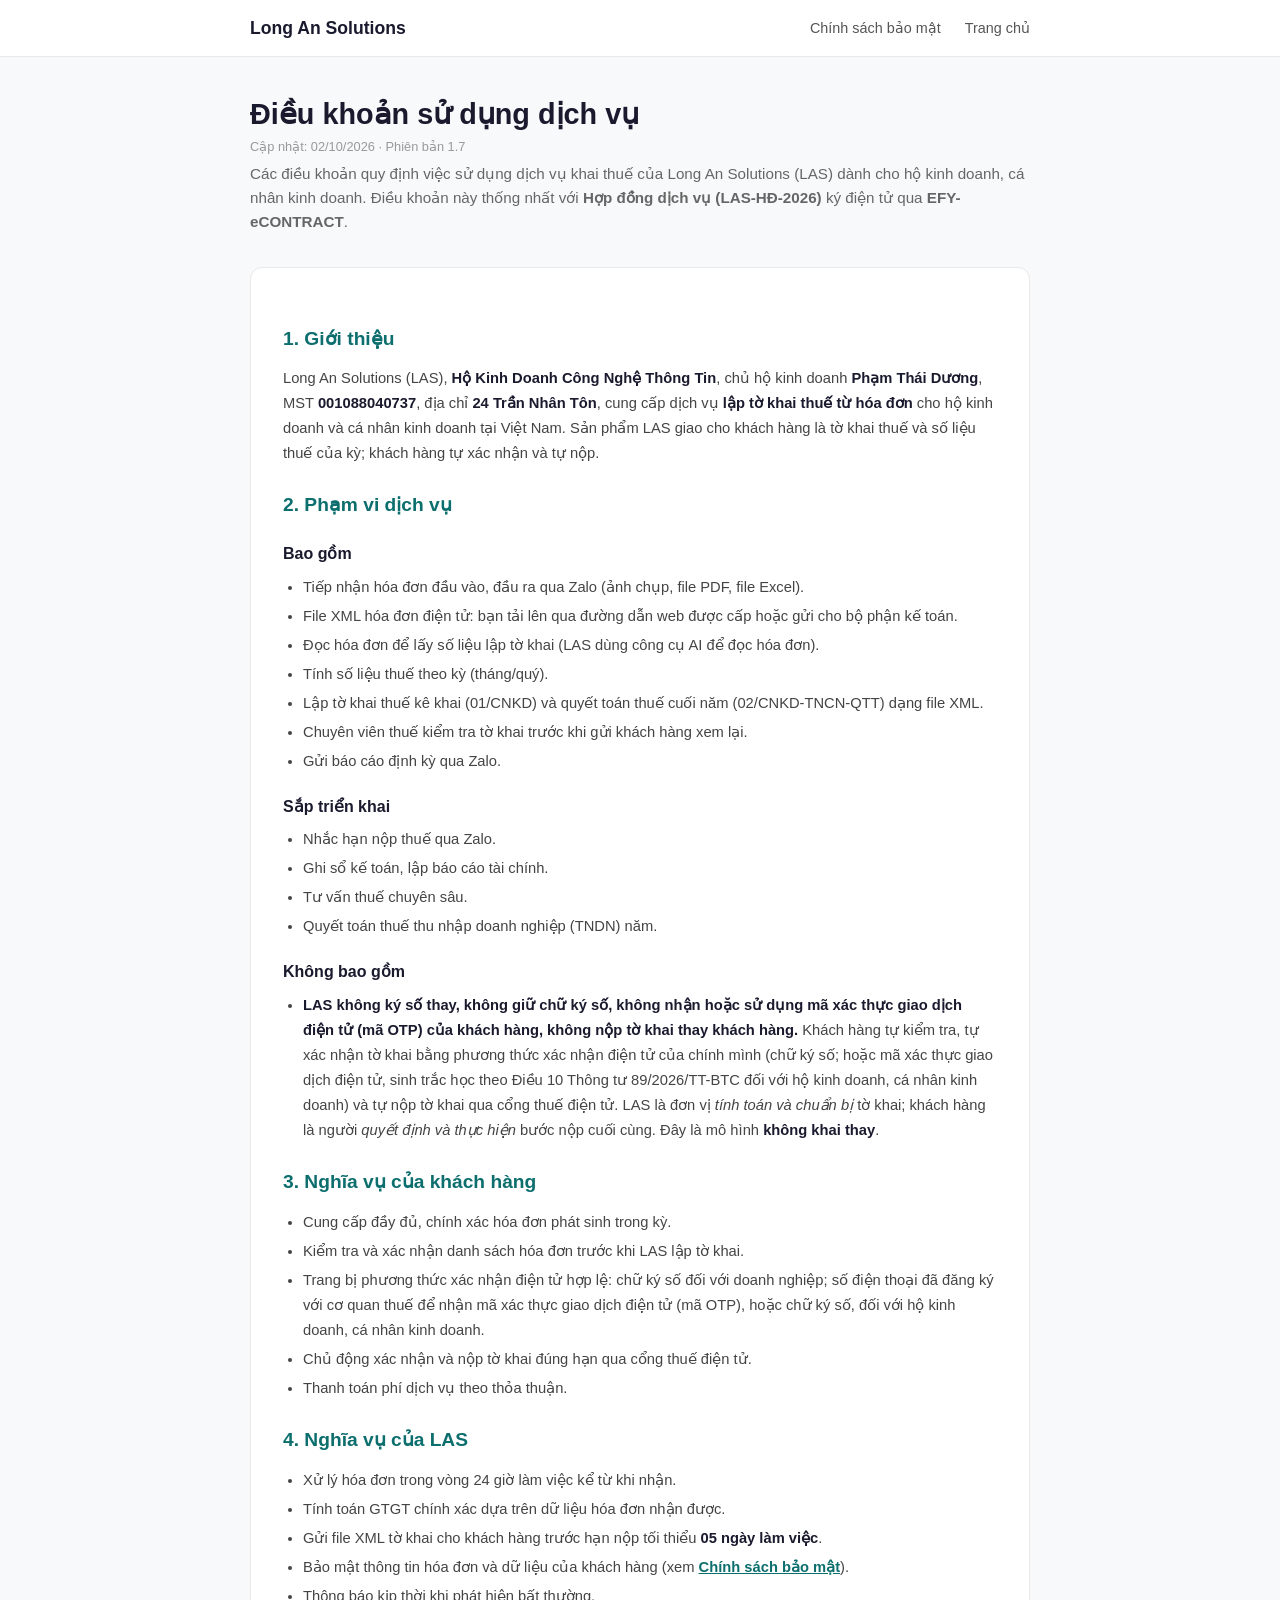
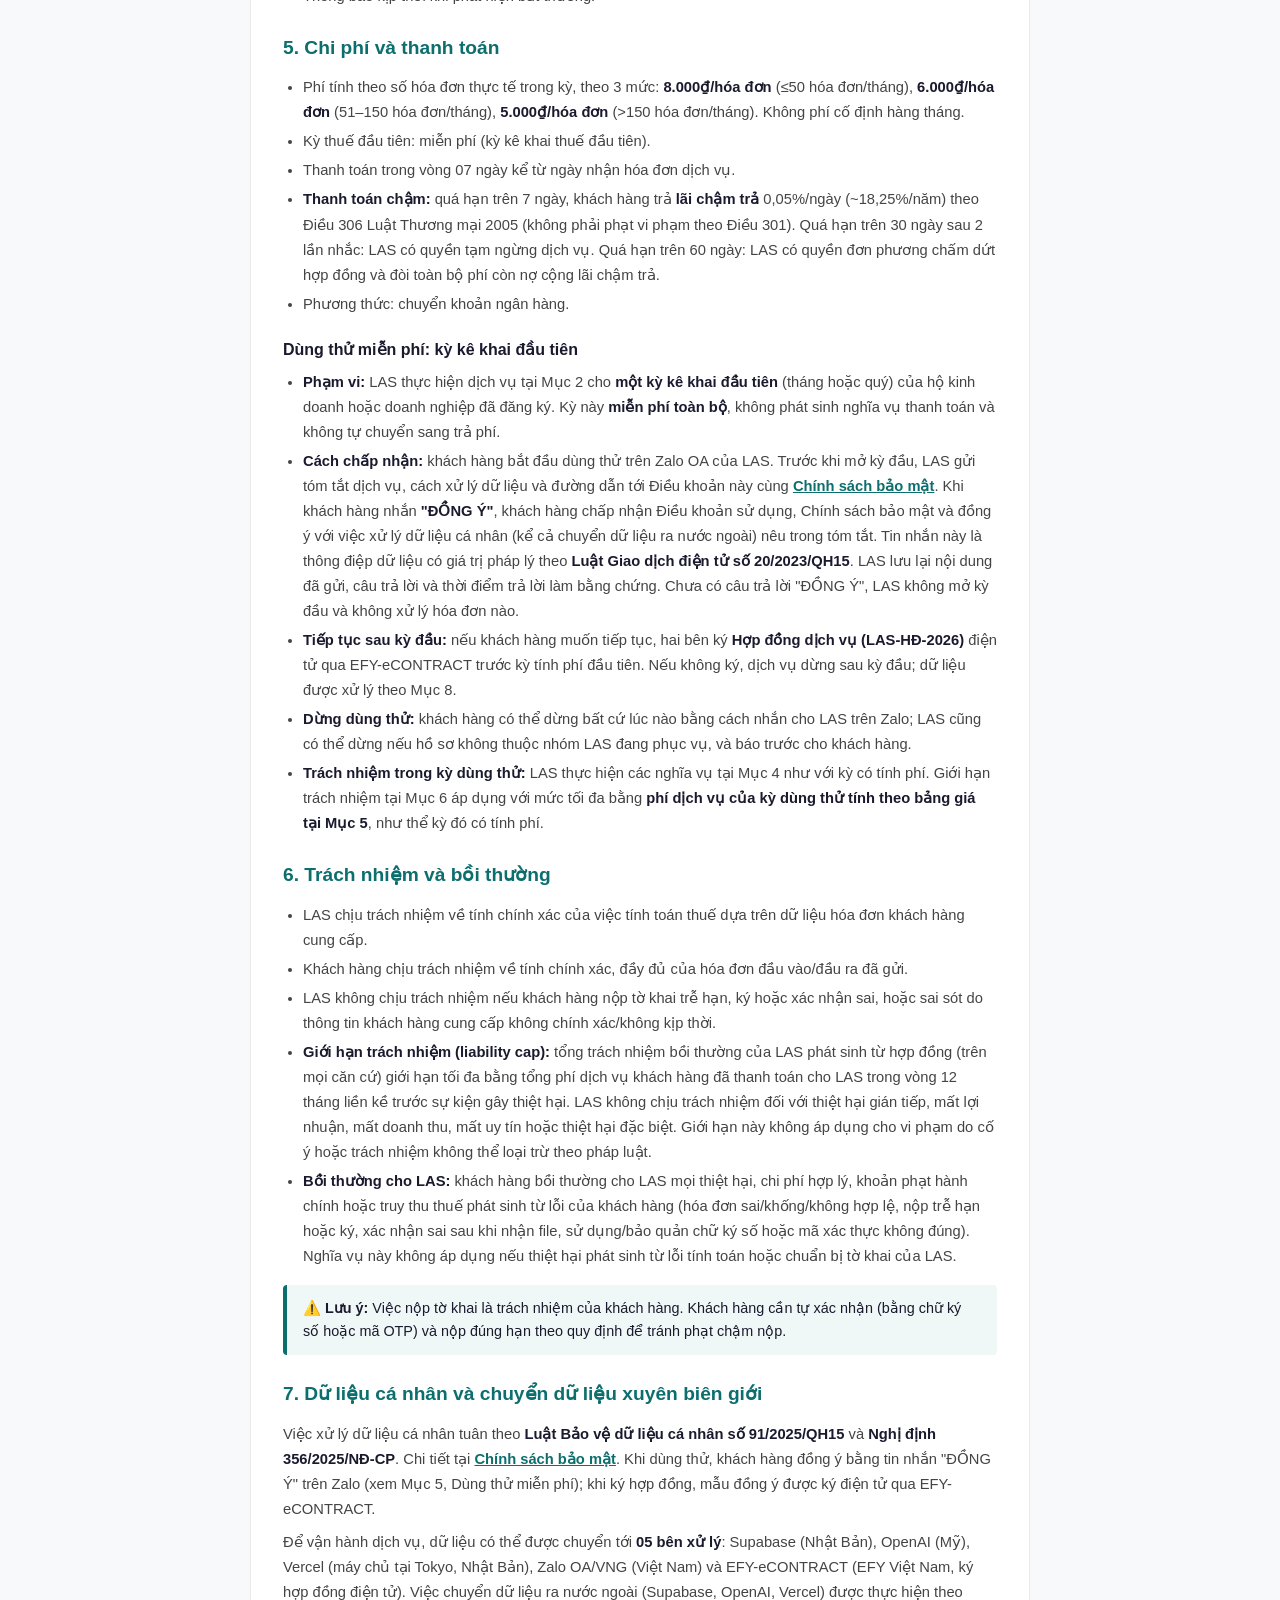
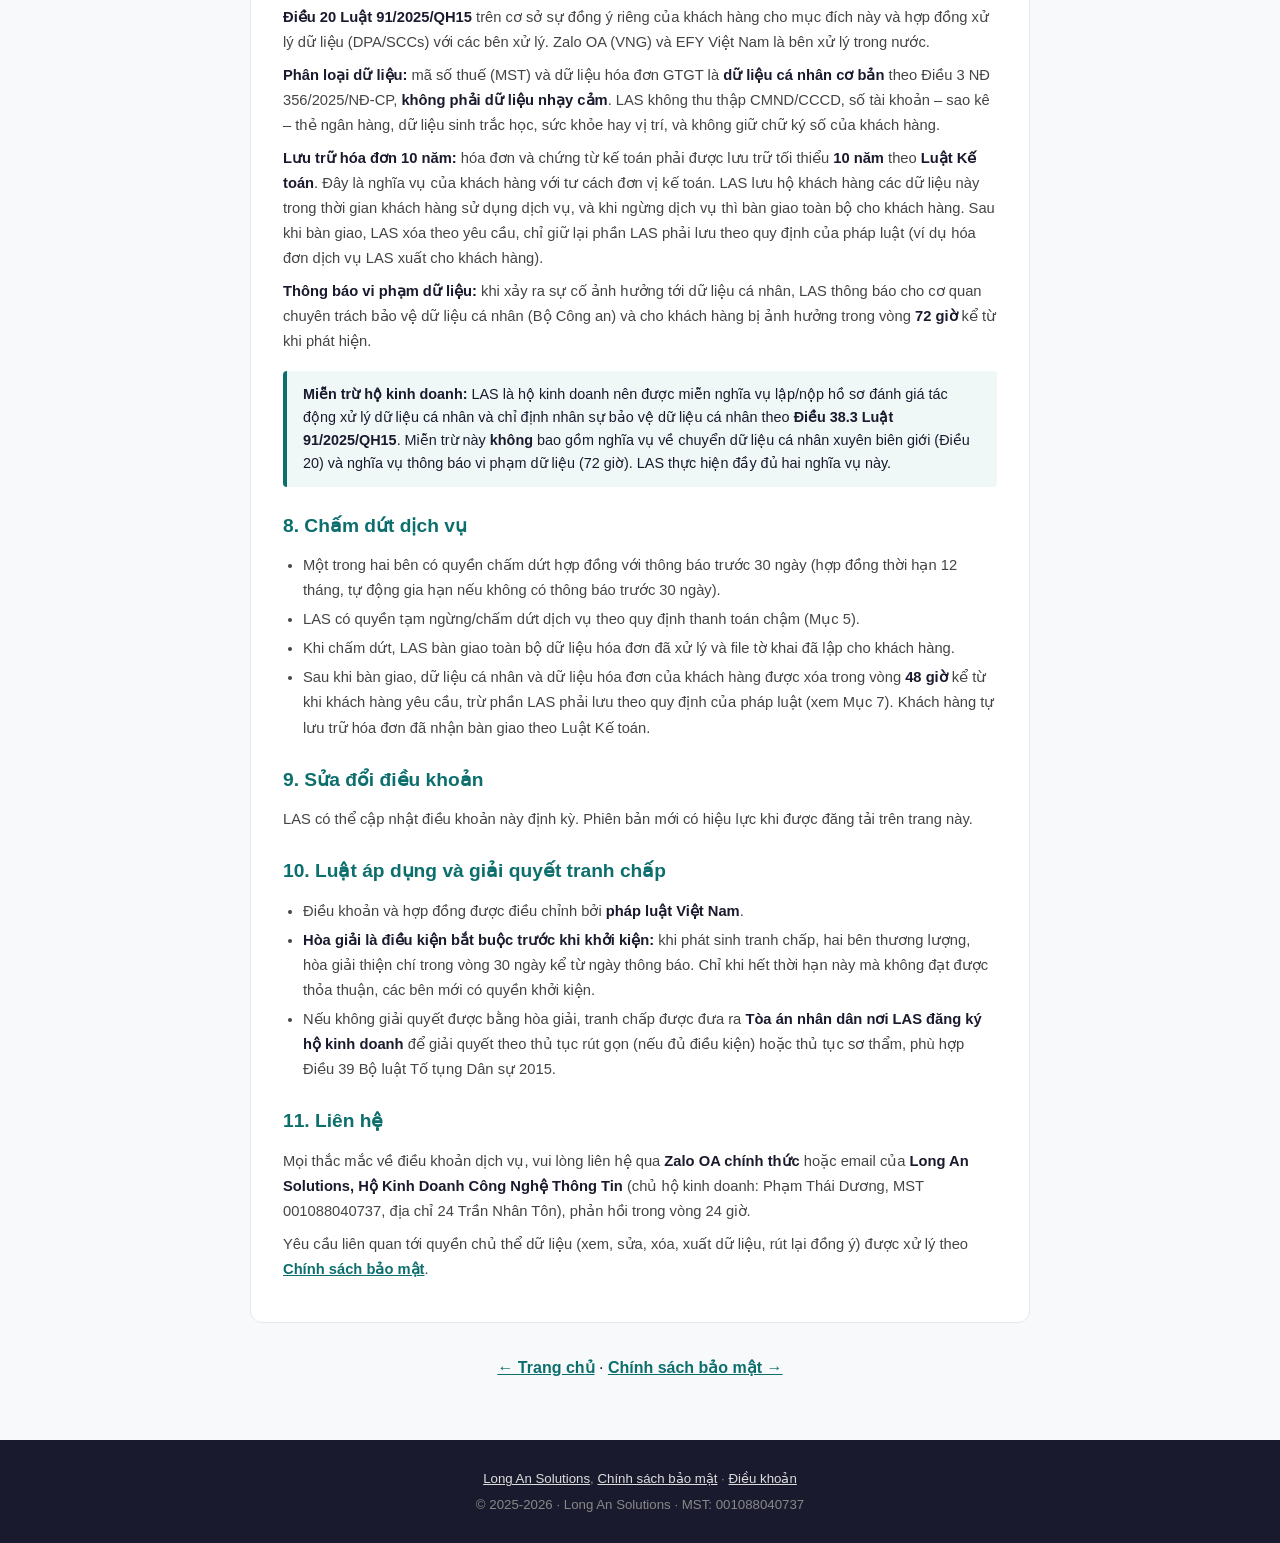
<file: terms.html>
<!DOCTYPE html>
<html lang="vi">
<head>
  <meta charset="UTF-8">
  <meta name="viewport" content="width=device-width, initial-scale=1.0">
  <title>Điều khoản dịch vụ | Long An Solutions</title>
  <meta name="description" content="Điều khoản sử dụng dịch vụ khai thuế của Long An Solutions dành cho hộ kinh doanh và cá nhân kinh doanh.">
  <link rel="canonical" href="https://longansolutions.com/terms.html">
  <link rel="icon" href="favicon.ico" sizes="any">
  <link rel="icon" type="image/png" href="apple-touch-icon.png" sizes="180x180">
  <link rel="apple-touch-icon" href="apple-touch-icon.png">
  <style>
    *,*::before,*::after{box-sizing:border-box;margin:0;padding:0}
    html{scroll-behavior:smooth}
    body{font-family:-apple-system,BlinkMacSystemFont,'Segoe UI',Roboto,'Noto Sans',sans-serif;color:#1a1a2e;background:#f8f9fa;line-height:1.6;-webkit-font-smoothing:antialiased}
    .container{max-width:820px;margin:0 auto;padding:0 20px}
    nav{background:rgba(255,255,255,.96);backdrop-filter:blur(8px);-webkit-backdrop-filter:blur(8px);border-bottom:1px solid #e8e8e8;padding:14px 0;position:sticky;top:0;z-index:100}
    .nav-inner{display:flex;align-items:center;flex-wrap:wrap;gap:8px}
    nav ul{display:flex;gap:24px;list-style:none;margin-left:auto;align-items:center}
    nav ul a{font-size:.9rem;color:#555;font-weight:500;transition:color .2s;text-decoration:none}
    nav ul a:hover{color:#0d6e6e}
    .logo{font-weight:800;font-size:1.1rem;color:#1a1a2e;text-decoration:none}
    h1{font-size:1.8rem;font-weight:800;margin:40px 0 4px;color:#1a1a2e;line-height:1.25}
    .publish-date{color:#999;font-size:.8rem;margin-bottom:4px}
    .sub{color:#666;font-size:.95rem;margin-bottom:32px}
    article{background:#fff;border:1px solid #e8e8e8;border-radius:12px;padding:32px;margin-bottom:32px}
    article h2{font-size:1.2rem;font-weight:700;margin:24px 0 12px;color:#0d6e6e}
    article h3{font-size:1rem;font-weight:700;margin:20px 0 8px;color:#1a1a2e}
    article p,article li{font-size:.92rem;color:#444;line-height:1.7;margin-bottom:8px}
    article ol,article ul{padding-left:20px;margin-bottom:16px}
    article li{margin-bottom:4px}
    article strong{color:#1a1a2e}
    article a{color:#0d6e6e;font-weight:600}
    .highlight{background:#f0f7f7;border-left:4px solid #0d6e6e;padding:12px 16px;margin:16px 0;border-radius:4px;font-size:.9rem}
    footer{background:#1a1a2e;color:#888;padding:28px 0;text-align:center;font-size:.83rem;margin-top:60px}
    footer a{color:#ddd;text-decoration:underline}
    @media(max-width:640px){article{padding:20px 16px}h1{font-size:1.4rem}article p,article li{font-size:.95rem}}
  </style>
</head>
<body>
<nav>
  <div class="container nav-inner">
    <a href="/" class="logo">Long An Solutions</a>
    <ul>
      <li><a href="/privacy.html">Chính sách bảo mật</a></li>
      <li><a href="/">Trang chủ</a></li>
    </ul>
  </div>
</nav>

<main class="container">
  <h1>Điều khoản sử dụng dịch vụ</h1>
  <p class="publish-date">Cập nhật: 02/10/2026 · Phiên bản 1.7</p>
  <p class="sub">Các điều khoản quy định việc sử dụng dịch vụ khai thuế của Long An Solutions (LAS) dành cho hộ kinh doanh, cá nhân kinh doanh. Điều khoản này thống nhất với <strong>Hợp đồng dịch vụ (LAS-HĐ-2026)</strong> ký điện tử qua <strong>EFY-eCONTRACT</strong>.</p>

  <article>
    <h2>1. Giới thiệu</h2>
    <p>Long An Solutions (LAS), <strong>Hộ Kinh Doanh Công Nghệ Thông Tin</strong>, chủ hộ kinh doanh <strong>Phạm Thái Dương</strong>, MST <strong>001088040737</strong>, địa chỉ <strong>24 Trần Nhân Tôn</strong>, cung cấp dịch vụ <strong>lập tờ khai thuế từ hóa đơn</strong> cho hộ kinh doanh và cá nhân kinh doanh tại Việt Nam. Sản phẩm LAS giao cho khách hàng là tờ khai thuế và số liệu thuế của kỳ; khách hàng tự xác nhận và tự nộp.</p>

    <h2>2. Phạm vi dịch vụ</h2>
    <h3>Bao gồm</h3>
    <ul>
      <li>Tiếp nhận hóa đơn đầu vào, đầu ra qua Zalo (ảnh chụp, file PDF, file Excel).</li>
      <li>File XML hóa đơn điện tử: bạn tải lên qua đường dẫn web được cấp hoặc gửi cho bộ phận kế toán.</li>
      <li>Đọc hóa đơn để lấy số liệu lập tờ khai (LAS dùng công cụ AI để đọc hóa đơn).</li>
      <li>Tính số liệu thuế theo kỳ (tháng/quý).</li>
      <li>Lập tờ khai thuế kê khai (01/CNKD) và quyết toán thuế cuối năm (02/CNKD-TNCN-QTT) dạng file XML.</li>
      <li>Chuyên viên thuế kiểm tra tờ khai trước khi gửi khách hàng xem lại.</li>
      <li>Gửi báo cáo định kỳ qua Zalo.</li>
    </ul>
    <h3>Sắp triển khai</h3>
    <ul>
      <li>Nhắc hạn nộp thuế qua Zalo.</li>
      <li>Ghi sổ kế toán, lập báo cáo tài chính.</li>
      <li>Tư vấn thuế chuyên sâu.</li>
      <li>Quyết toán thuế thu nhập doanh nghiệp (TNDN) năm.</li>
    </ul>
    <h3>Không bao gồm</h3>
    <ul>
      <li><strong>LAS không ký số thay, không giữ chữ ký số, không nhận hoặc sử dụng mã xác thực giao dịch điện tử (mã OTP) của khách hàng, không nộp tờ khai thay khách hàng.</strong> Khách hàng tự kiểm tra, tự xác nhận tờ khai bằng phương thức xác nhận điện tử của chính mình (chữ ký số; hoặc mã xác thực giao dịch điện tử, sinh trắc học theo Điều 10 Thông tư 89/2026/TT-BTC đối với hộ kinh doanh, cá nhân kinh doanh) và tự nộp tờ khai qua cổng thuế điện tử. LAS là đơn vị <em>tính toán và chuẩn bị</em> tờ khai; khách hàng là người <em>quyết định và thực hiện</em> bước nộp cuối cùng. Đây là mô hình <strong>không khai thay</strong>.</li>
    </ul>

    <h2>3. Nghĩa vụ của khách hàng</h2>
    <ul>
      <li>Cung cấp đầy đủ, chính xác hóa đơn phát sinh trong kỳ.</li>
      <li>Kiểm tra và xác nhận danh sách hóa đơn trước khi LAS lập tờ khai.</li>
      <li>Trang bị phương thức xác nhận điện tử hợp lệ: chữ ký số đối với doanh nghiệp; số điện thoại đã đăng ký với cơ quan thuế để nhận mã xác thực giao dịch điện tử (mã OTP), hoặc chữ ký số, đối với hộ kinh doanh, cá nhân kinh doanh.</li>
      <li>Chủ động xác nhận và nộp tờ khai đúng hạn qua cổng thuế điện tử.</li>
      <li>Thanh toán phí dịch vụ theo thỏa thuận.</li>
    </ul>

    <h2>4. Nghĩa vụ của LAS</h2>
    <ul>
      <li>Xử lý hóa đơn trong vòng 24 giờ làm việc kể từ khi nhận.</li>
      <li>Tính toán GTGT chính xác dựa trên dữ liệu hóa đơn nhận được.</li>
      <li>Gửi file XML tờ khai cho khách hàng trước hạn nộp tối thiểu <strong>05 ngày làm việc</strong>.</li>
      <li>Bảo mật thông tin hóa đơn và dữ liệu của khách hàng (xem <a href="/privacy.html">Chính sách bảo mật</a>).</li>
      <li>Thông báo kịp thời khi phát hiện bất thường.</li>
    </ul>

    <h2>5. Chi phí và thanh toán</h2>
    <ul>
      <li>Phí tính theo số hóa đơn thực tế trong kỳ, theo 3 mức: <strong>8.000₫/hóa đơn</strong> (≤50 hóa đơn/tháng), <strong>6.000₫/hóa đơn</strong> (51–150 hóa đơn/tháng), <strong>5.000₫/hóa đơn</strong> (>150 hóa đơn/tháng). Không phí cố định hàng tháng.</li>
      <li>Kỳ thuế đầu tiên: miễn phí (kỳ kê khai thuế đầu tiên).</li>
      <li>Thanh toán trong vòng 07 ngày kể từ ngày nhận hóa đơn dịch vụ.</li>
      <li><strong>Thanh toán chậm:</strong> quá hạn trên 7 ngày, khách hàng trả <strong>lãi chậm trả</strong> 0,05%/ngày (~18,25%/năm) theo Điều 306 Luật Thương mại 2005 (không phải phạt vi phạm theo Điều 301). Quá hạn trên 30 ngày sau 2 lần nhắc: LAS có quyền tạm ngừng dịch vụ. Quá hạn trên 60 ngày: LAS có quyền đơn phương chấm dứt hợp đồng và đòi toàn bộ phí còn nợ cộng lãi chậm trả.</li>
      <li>Phương thức: chuyển khoản ngân hàng.</li>
    </ul>

    <h3 id="dung-thu">Dùng thử miễn phí: kỳ kê khai đầu tiên</h3>
    <ul>
      <li><strong>Phạm vi:</strong> LAS thực hiện dịch vụ tại Mục 2 cho <strong>một kỳ kê khai đầu tiên</strong> (tháng hoặc quý) của hộ kinh doanh hoặc doanh nghiệp đã đăng ký. Kỳ này <strong>miễn phí toàn bộ</strong>, không phát sinh nghĩa vụ thanh toán và không tự chuyển sang trả phí.</li>
      <li><strong>Cách chấp nhận:</strong> khách hàng bắt đầu dùng thử trên Zalo OA của LAS. Trước khi mở kỳ đầu, LAS gửi tóm tắt dịch vụ, cách xử lý dữ liệu và đường dẫn tới Điều khoản này cùng <a href="/privacy.html">Chính sách bảo mật</a>. Khi khách hàng nhắn <strong>"ĐỒNG Ý"</strong>, khách hàng chấp nhận Điều khoản sử dụng, Chính sách bảo mật và đồng ý với việc xử lý dữ liệu cá nhân (kể cả chuyển dữ liệu ra nước ngoài) nêu trong tóm tắt. Tin nhắn này là thông điệp dữ liệu có giá trị pháp lý theo <strong>Luật Giao dịch điện tử số 20/2023/QH15</strong>. LAS lưu lại nội dung đã gửi, câu trả lời và thời điểm trả lời làm bằng chứng. Chưa có câu trả lời "ĐỒNG Ý", LAS không mở kỳ đầu và không xử lý hóa đơn nào.</li>
      <li><strong>Tiếp tục sau kỳ đầu:</strong> nếu khách hàng muốn tiếp tục, hai bên ký <strong>Hợp đồng dịch vụ (LAS-HĐ-2026)</strong> điện tử qua EFY-eCONTRACT trước kỳ tính phí đầu tiên. Nếu không ký, dịch vụ dừng sau kỳ đầu; dữ liệu được xử lý theo Mục 8.</li>
      <li><strong>Dừng dùng thử:</strong> khách hàng có thể dừng bất cứ lúc nào bằng cách nhắn cho LAS trên Zalo; LAS cũng có thể dừng nếu hồ sơ không thuộc nhóm LAS đang phục vụ, và báo trước cho khách hàng.</li>
      <li><strong>Trách nhiệm trong kỳ dùng thử:</strong> LAS thực hiện các nghĩa vụ tại Mục 4 như với kỳ có tính phí. Giới hạn trách nhiệm tại Mục 6 áp dụng với mức tối đa bằng <strong>phí dịch vụ của kỳ dùng thử tính theo bảng giá tại Mục 5</strong>, như thể kỳ đó có tính phí.</li>
    </ul>

    <h2>6. Trách nhiệm và bồi thường</h2>
    <ul>
      <li>LAS chịu trách nhiệm về tính chính xác của việc tính toán thuế dựa trên dữ liệu hóa đơn khách hàng cung cấp.</li>
      <li>Khách hàng chịu trách nhiệm về tính chính xác, đầy đủ của hóa đơn đầu vào/đầu ra đã gửi.</li>
      <li>LAS không chịu trách nhiệm nếu khách hàng nộp tờ khai trễ hạn, ký hoặc xác nhận sai, hoặc sai sót do thông tin khách hàng cung cấp không chính xác/không kịp thời.</li>
      <li><strong>Giới hạn trách nhiệm (liability cap):</strong> tổng trách nhiệm bồi thường của LAS phát sinh từ hợp đồng (trên mọi căn cứ) giới hạn tối đa bằng tổng phí dịch vụ khách hàng đã thanh toán cho LAS trong vòng 12 tháng liền kề trước sự kiện gây thiệt hại. LAS không chịu trách nhiệm đối với thiệt hại gián tiếp, mất lợi nhuận, mất doanh thu, mất uy tín hoặc thiệt hại đặc biệt. Giới hạn này không áp dụng cho vi phạm do cố ý hoặc trách nhiệm không thể loại trừ theo pháp luật.</li>
      <li><strong>Bồi thường cho LAS:</strong> khách hàng bồi thường cho LAS mọi thiệt hại, chi phí hợp lý, khoản phạt hành chính hoặc truy thu thuế phát sinh từ lỗi của khách hàng (hóa đơn sai/khống/không hợp lệ, nộp trễ hạn hoặc ký, xác nhận sai sau khi nhận file, sử dụng/bảo quản chữ ký số hoặc mã xác thực không đúng). Nghĩa vụ này không áp dụng nếu thiệt hại phát sinh từ lỗi tính toán hoặc chuẩn bị tờ khai của LAS.</li>
    </ul>
    <div class="highlight">
      <strong>⚠️ Lưu ý:</strong> Việc nộp tờ khai là trách nhiệm của khách hàng. Khách hàng cần tự xác nhận (bằng chữ ký số hoặc mã OTP) và nộp đúng hạn theo quy định để tránh phạt chậm nộp.
    </div>

    <h2>7. Dữ liệu cá nhân và chuyển dữ liệu xuyên biên giới</h2>
    <p>Việc xử lý dữ liệu cá nhân tuân theo <strong>Luật Bảo vệ dữ liệu cá nhân số 91/2025/QH15</strong> và <strong>Nghị định 356/2025/NĐ-CP</strong>. Chi tiết tại <a href="/privacy.html">Chính sách bảo mật</a>. Khi dùng thử, khách hàng đồng ý bằng tin nhắn "ĐỒNG Ý" trên Zalo (xem Mục 5, Dùng thử miễn phí); khi ký hợp đồng, mẫu đồng ý được ký điện tử qua EFY-eCONTRACT.</p>
    <p>Để vận hành dịch vụ, dữ liệu có thể được chuyển tới <strong>05 bên xử lý</strong>: Supabase (Nhật Bản), OpenAI (Mỹ), Vercel (máy chủ tại Tokyo, Nhật Bản), Zalo OA/VNG (Việt Nam) và EFY-eCONTRACT (EFY Việt Nam, ký hợp đồng điện tử). Việc chuyển dữ liệu ra nước ngoài (Supabase, OpenAI, Vercel) được thực hiện theo <strong>Điều 20 Luật 91/2025/QH15</strong> trên cơ sở sự đồng ý riêng của khách hàng cho mục đích này và hợp đồng xử lý dữ liệu (DPA/SCCs) với các bên xử lý. Zalo OA (VNG) và EFY Việt Nam là bên xử lý trong nước.</p>
    <p><strong>Phân loại dữ liệu:</strong> mã số thuế (MST) và dữ liệu hóa đơn GTGT là <strong>dữ liệu cá nhân cơ bản</strong> theo Điều 3 NĐ 356/2025/NĐ-CP, <strong>không phải dữ liệu nhạy cảm</strong>. LAS không thu thập CMND/CCCD, số tài khoản – sao kê – thẻ ngân hàng, dữ liệu sinh trắc học, sức khỏe hay vị trí, và không giữ chữ ký số của khách hàng.</p>
    <p><strong>Lưu trữ hóa đơn 10 năm:</strong> hóa đơn và chứng từ kế toán phải được lưu trữ tối thiểu <strong>10 năm</strong> theo <strong>Luật Kế toán</strong>. Đây là nghĩa vụ của khách hàng với tư cách đơn vị kế toán. LAS lưu hộ khách hàng các dữ liệu này trong thời gian khách hàng sử dụng dịch vụ, và khi ngừng dịch vụ thì bàn giao toàn bộ cho khách hàng. Sau khi bàn giao, LAS xóa theo yêu cầu, chỉ giữ lại phần LAS phải lưu theo quy định của pháp luật (ví dụ hóa đơn dịch vụ LAS xuất cho khách hàng).</p>
    <p><strong>Thông báo vi phạm dữ liệu:</strong> khi xảy ra sự cố ảnh hưởng tới dữ liệu cá nhân, LAS thông báo cho cơ quan chuyên trách bảo vệ dữ liệu cá nhân (Bộ Công an) và cho khách hàng bị ảnh hưởng trong vòng <strong>72 giờ</strong> kể từ khi phát hiện.</p>
    <div class="highlight">
      <strong>Miễn trừ hộ kinh doanh:</strong> LAS là hộ kinh doanh nên được miễn nghĩa vụ lập/nộp hồ sơ đánh giá tác động xử lý dữ liệu cá nhân và chỉ định nhân sự bảo vệ dữ liệu cá nhân theo <strong>Điều 38.3 Luật 91/2025/QH15</strong>. Miễn trừ này <strong>không</strong> bao gồm nghĩa vụ về chuyển dữ liệu cá nhân xuyên biên giới (Điều 20) và nghĩa vụ thông báo vi phạm dữ liệu (72 giờ). LAS thực hiện đầy đủ hai nghĩa vụ này.
    </div>

    <h2>8. Chấm dứt dịch vụ</h2>
    <ul>
      <li>Một trong hai bên có quyền chấm dứt hợp đồng với thông báo trước 30 ngày (hợp đồng thời hạn 12 tháng, tự động gia hạn nếu không có thông báo trước 30 ngày).</li>
      <li>LAS có quyền tạm ngừng/chấm dứt dịch vụ theo quy định thanh toán chậm (Mục 5).</li>
      <li>Khi chấm dứt, LAS bàn giao toàn bộ dữ liệu hóa đơn đã xử lý và file tờ khai đã lập cho khách hàng.</li>
      <li>Sau khi bàn giao, dữ liệu cá nhân và dữ liệu hóa đơn của khách hàng được xóa trong vòng <strong>48 giờ</strong> kể từ khi khách hàng yêu cầu, trừ phần LAS phải lưu theo quy định của pháp luật (xem Mục 7). Khách hàng tự lưu trữ hóa đơn đã nhận bàn giao theo Luật Kế toán.</li>
    </ul>

    <h2>9. Sửa đổi điều khoản</h2>
    <p>LAS có thể cập nhật điều khoản này định kỳ. Phiên bản mới có hiệu lực khi được đăng tải trên trang này.</p>

    <h2>10. Luật áp dụng và giải quyết tranh chấp</h2>
    <ul>
      <li>Điều khoản và hợp đồng được điều chỉnh bởi <strong>pháp luật Việt Nam</strong>.</li>
      <li><strong>Hòa giải là điều kiện bắt buộc trước khi khởi kiện:</strong> khi phát sinh tranh chấp, hai bên thương lượng, hòa giải thiện chí trong vòng 30 ngày kể từ ngày thông báo. Chỉ khi hết thời hạn này mà không đạt được thỏa thuận, các bên mới có quyền khởi kiện.</li>
      <li>Nếu không giải quyết được bằng hòa giải, tranh chấp được đưa ra <strong>Tòa án nhân dân nơi LAS đăng ký hộ kinh doanh</strong> để giải quyết theo thủ tục rút gọn (nếu đủ điều kiện) hoặc thủ tục sơ thẩm, phù hợp Điều 39 Bộ luật Tố tụng Dân sự 2015.</li>
    </ul>

    <h2>11. Liên hệ</h2>
    <p>Mọi thắc mắc về điều khoản dịch vụ, vui lòng liên hệ qua <strong>Zalo OA chính thức</strong> hoặc email của <strong>Long An Solutions, Hộ Kinh Doanh Công Nghệ Thông Tin</strong> (chủ hộ kinh doanh: Phạm Thái Dương, MST 001088040737, địa chỉ 24 Trần Nhân Tôn), phản hồi trong vòng 24 giờ.</p>
    <p>Yêu cầu liên quan tới quyền chủ thể dữ liệu (xem, sửa, xóa, xuất dữ liệu, rút lại đồng ý) được xử lý theo <a href="/privacy.html">Chính sách bảo mật</a>.</p>
  </article>

  <p style="margin:32px 0;text-align:center"><a href="/" style="color:#0d6e6e;font-weight:600">← Trang chủ</a> · <a href="/privacy.html" style="color:#0d6e6e;font-weight:600">Chính sách bảo mật →</a></p>
</main>

<footer>
  <div class="container">
    <p><a href="/">Long An Solutions</a>, <a href="/privacy.html">Chính sách bảo mật</a> · <a href="/terms.html">Điều khoản</a></p>
    <p style="margin-top:4px">© 2025-2026 · Long An Solutions · MST: 001088040737</p>
  </div>
</footer>
</body>
</html>
</file>
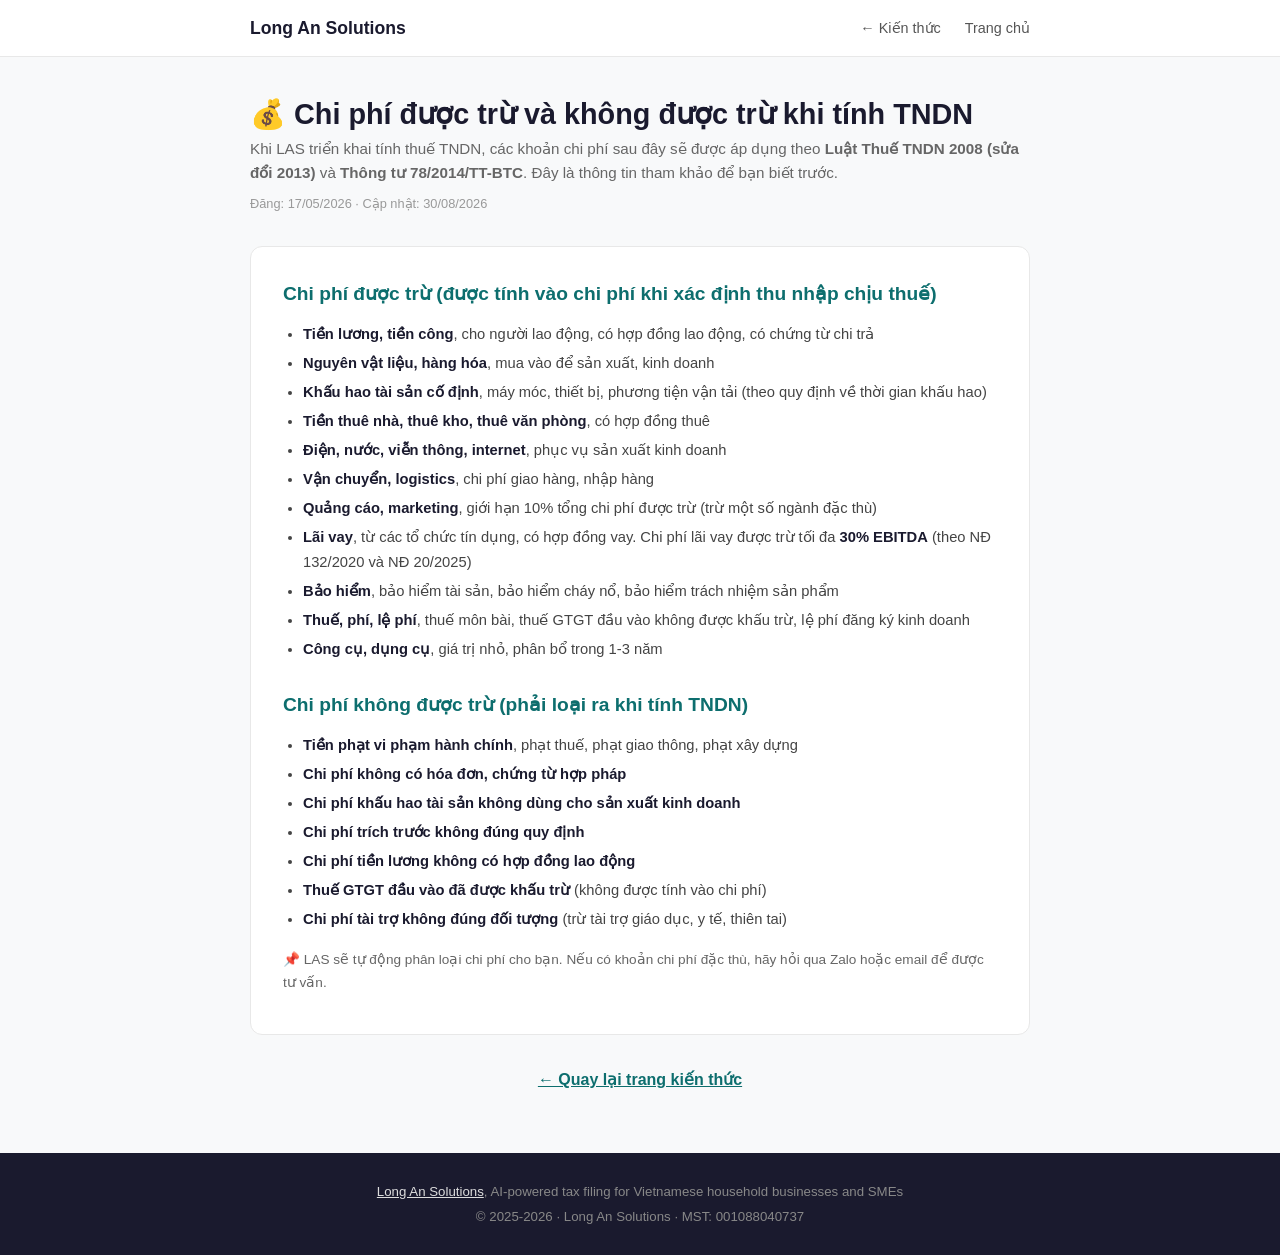
<file: knowledge/chi-phi.html>
<!DOCTYPE html>
<html lang="vi">
<head>
  <meta charset="UTF-8">
  <meta name="viewport" content="width=device-width, initial-scale=1.0">
  <title>Chi phí được trừ và không được trừ khi tính TNDN | Long An Solutions</title>
  <meta name="description" content="Danh sách chi phí được trừ và không được trừ khi xác định thu nhập chịu thuế TNDN, theo Luật Thuế TNDN và Thông tư 78/2014/TT-BTC.">
  <link rel="canonical" href="https://longansolutions.com/knowledge/chi-phi.html">
  <link rel="icon" href="../favicon.ico" sizes="any">
  <link rel="icon" type="image/png" href="../apple-touch-icon.png" sizes="180x180">
  <link rel="apple-touch-icon" href="../apple-touch-icon.png">
  <meta property="og:type" content="article">
  <meta property="og:title" content="Chi phí được trừ và không được trừ khi tính TNDN | Long An Solutions">
  <meta property="og:description" content="Danh sách chi phí được trừ và không được trừ khi xác định thu nhập chịu thuế TNDN, theo Luật Thuế TNDN và Thông tư 78/2014/TT-BTC.">
  <meta property="og:image" content="https://longansolutions.com/og-image.png">
  <meta property="og:url" content="https://longansolutions.com/knowledge/chi-phi.html">
  <meta name="twitter:card" content="summary_large_image">
  <link rel="stylesheet" href="../assets/knowledge.css">
  <script type="application/ld+json">
  {
    "@context": "https://schema.org",
    "@type": "Article",
    "headline": "Chi phí được trừ và không được trừ khi tính TNDN",
    "description": "Danh sách chi phí được trừ và không được trừ khi xác định thu nhập chịu thuế TNDN, theo Luật Thuế TNDN và Thông tư 78/2014/TT-BTC.",
    "image": "https://longansolutions.com/og-image.png",
    "datePublished": "2026-05-17",
    "dateModified": "2026-08-30",
    "inLanguage": "vi",
    "author": {"@type": "Organization", "name": "Long An Solutions", "url": "https://longansolutions.com/"},
    "publisher": {"@type": "Organization", "name": "Long An Solutions", "logo": {"@type": "ImageObject", "url": "https://longansolutions.com/logo.png"}},
    "mainEntityOfPage": {"@type": "WebPage", "@id": "https://longansolutions.com/knowledge/chi-phi.html"}
  }
  </script>
  <!-- Google Analytics -->
  <script async src="https://www.googletagmanager.com/gtag/js?id=G-XXEYJRVGB8"></script>
  <script>
    window.dataLayer = window.dataLayer || [];
    function gtag(){dataLayer.push(arguments);}
    gtag('js', new Date());
    gtag('config', 'G-XXEYJRVGB8');
  </script>
</head>
<body>
<nav>
  <div class="container nav-inner">
    <a href="../" class="logo">Long An Solutions</a>
    <ul>
      <li><a href="../knowledge.html">← Kiến thức</a></li>
      <li><a href="../">Trang chủ</a></li>
    </ul>
  </div>
</nav>

<main class="container">
  <h1>💰 Chi phí được trừ và không được trừ khi tính TNDN</h1>
  <p class="sub">Khi LAS triển khai tính thuế TNDN, các khoản chi phí sau đây sẽ được áp dụng theo <strong>Luật Thuế TNDN 2008 (sửa đổi 2013)</strong> và <strong>Thông tư 78/2014/TT-BTC</strong>. Đây là thông tin tham khảo để bạn biết trước.</p>
  <p class="date">Đăng: 17/05/2026 · Cập nhật: 30/08/2026</p>

  <article id="chi-phi">
    <h2>Chi phí được trừ (được tính vào chi phí khi xác định thu nhập chịu thuế)</h2>
    <ul>
      <li><strong>Tiền lương, tiền công</strong>, cho người lao động, có hợp đồng lao động, có chứng từ chi trả</li>
      <li><strong>Nguyên vật liệu, hàng hóa</strong>, mua vào để sản xuất, kinh doanh</li>
      <li><strong>Khấu hao tài sản cố định</strong>, máy móc, thiết bị, phương tiện vận tải (theo quy định về thời gian khấu hao)</li>
      <li><strong>Tiền thuê nhà, thuê kho, thuê văn phòng</strong>, có hợp đồng thuê</li>
      <li><strong>Điện, nước, viễn thông, internet</strong>, phục vụ sản xuất kinh doanh</li>
      <li><strong>Vận chuyển, logistics</strong>, chi phí giao hàng, nhập hàng</li>
      <li><strong>Quảng cáo, marketing</strong>, giới hạn 10% tổng chi phí được trừ (trừ một số ngành đặc thù)</li>
      <li><strong>Lãi vay</strong>, từ các tổ chức tín dụng, có hợp đồng vay. Chi phí lãi vay được trừ tối đa <strong>30% EBITDA</strong> (theo NĐ 132/2020 và NĐ 20/2025)</li>
      <li><strong>Bảo hiểm</strong>, bảo hiểm tài sản, bảo hiểm cháy nổ, bảo hiểm trách nhiệm sản phẩm</li>
      <li><strong>Thuế, phí, lệ phí</strong>, thuế môn bài, thuế GTGT đầu vào không được khấu trừ, lệ phí đăng ký kinh doanh</li>
      <li><strong>Công cụ, dụng cụ</strong>, giá trị nhỏ, phân bổ trong 1-3 năm</li>
    </ul>

    <h2>Chi phí không được trừ (phải loại ra khi tính TNDN)</h2>
    <ul>
      <li><strong>Tiền phạt vi phạm hành chính</strong>, phạt thuế, phạt giao thông, phạt xây dựng</li>
      <li><strong>Chi phí không có hóa đơn, chứng từ hợp pháp</strong></li>
      <li><strong>Chi phí khấu hao tài sản không dùng cho sản xuất kinh doanh</strong></li>
      <li><strong>Chi phí trích trước không đúng quy định</strong></li>
      <li><strong>Chi phí tiền lương không có hợp đồng lao động</strong></li>
      <li><strong>Thuế GTGT đầu vào đã được khấu trừ</strong> (không được tính vào chi phí)</li>
      <li><strong>Chi phí tài trợ không đúng đối tượng</strong> (trừ tài trợ giáo dục, y tế, thiên tai)</li>
    </ul>

    <p style="margin-top:8px;font-size:.85rem;color:#666">📌 LAS sẽ tự động phân loại chi phí cho bạn. Nếu có khoản chi phí đặc thù, hãy hỏi qua Zalo hoặc email để được tư vấn.</p>
  </article>

  <p style="margin:32px 0;text-align:center"><a href="../knowledge.html" style="color:#0d6e6e;font-weight:600">← Quay lại trang kiến thức</a></p>
</main>

<footer>
  <div class="container">
    <p><a href="../">Long An Solutions</a>, AI-powered tax filing for Vietnamese household businesses and SMEs</p>
    <p style="margin-top:4px">© 2025-2026 · Long An Solutions · MST: 001088040737</p>
  </div>
</footer>
</body>
</html>
</file>
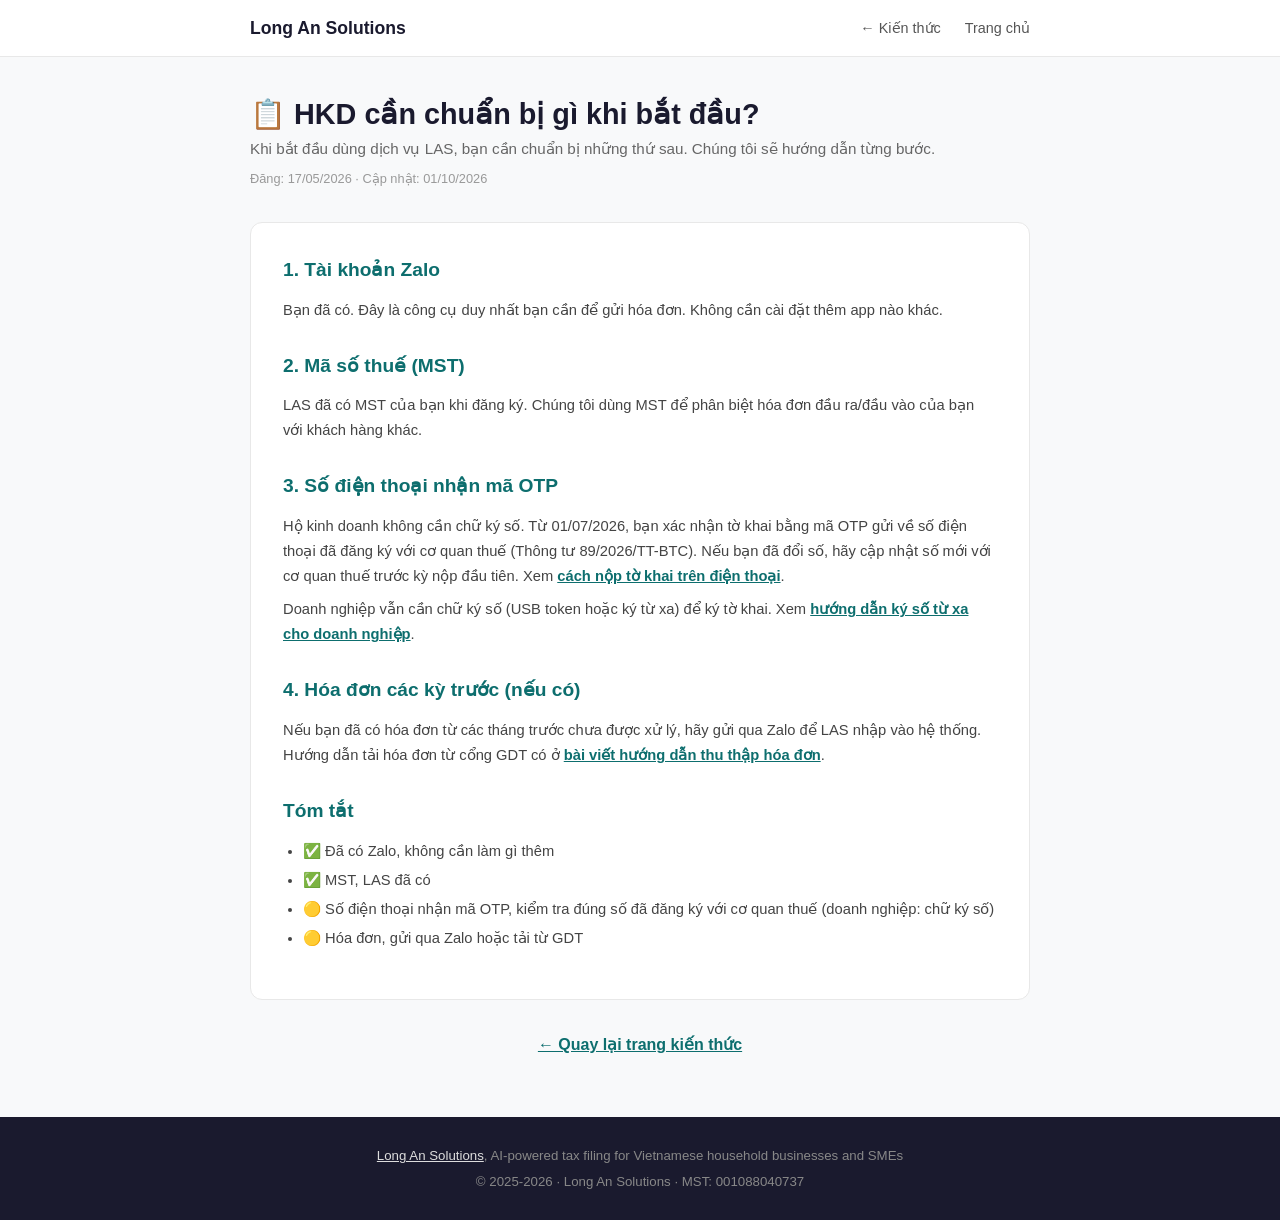
<file: knowledge/chuan-bi.html>
<!DOCTYPE html>
<html lang="vi">
<head>
  <meta charset="UTF-8">
  <meta name="viewport" content="width=device-width, initial-scale=1.0">
  <title>HKD cần chuẩn bị gì khi bắt đầu | Long An Solutions</title>
  <meta name="description" content="Khi bắt đầu dùng dịch vụ LAS, bạn cần chuẩn bị Zalo, mã số thuế, số điện thoại nhận mã OTP và hóa đơn các kỳ trước. Hướng dẫn từng bước.">
  <link rel="canonical" href="https://longansolutions.com/knowledge/chuan-bi.html">
  <link rel="icon" href="../favicon.ico" sizes="any">
  <link rel="icon" type="image/png" href="../apple-touch-icon.png" sizes="180x180">
  <link rel="apple-touch-icon" href="../apple-touch-icon.png">
  <meta property="og:type" content="article">
  <meta property="og:title" content="HKD cần chuẩn bị gì khi bắt đầu | Long An Solutions">
  <meta property="og:description" content="Khi bắt đầu dùng dịch vụ LAS, bạn cần chuẩn bị Zalo, mã số thuế, số điện thoại nhận mã OTP và hóa đơn các kỳ trước. Hướng dẫn từng bước.">
  <meta property="og:image" content="https://longansolutions.com/og-image.png">
  <meta property="og:url" content="https://longansolutions.com/knowledge/chuan-bi.html">
  <meta name="twitter:card" content="summary_large_image">
  <link rel="stylesheet" href="../assets/knowledge.css">
  <script type="application/ld+json">
  {
    "@context": "https://schema.org",
    "@type": "Article",
    "headline": "HKD cần chuẩn bị gì khi bắt đầu?",
    "description": "Khi bắt đầu dùng dịch vụ LAS, bạn cần chuẩn bị Zalo, mã số thuế, số điện thoại nhận mã OTP và hóa đơn các kỳ trước. Hướng dẫn từng bước.",
    "image": "https://longansolutions.com/og-image.png",
    "datePublished": "2026-05-17",
    "dateModified": "2026-10-01",
    "inLanguage": "vi",
    "author": {"@type": "Organization", "name": "Long An Solutions", "url": "https://longansolutions.com/"},
    "publisher": {"@type": "Organization", "name": "Long An Solutions", "logo": {"@type": "ImageObject", "url": "https://longansolutions.com/logo.png"}},
    "mainEntityOfPage": {"@type": "WebPage", "@id": "https://longansolutions.com/knowledge/chuan-bi.html"}
  }
  </script>
  <!-- Google Analytics -->
  <script async src="https://www.googletagmanager.com/gtag/js?id=G-XXEYJRVGB8"></script>
  <script>
    window.dataLayer = window.dataLayer || [];
    function gtag(){dataLayer.push(arguments);}
    gtag('js', new Date());
    gtag('config', 'G-XXEYJRVGB8');
  </script>
</head>
<body>
<nav>
  <div class="container nav-inner">
    <a href="../" class="logo">Long An Solutions</a>
    <ul>
      <li><a href="../knowledge.html">← Kiến thức</a></li>
      <li><a href="../">Trang chủ</a></li>
    </ul>
  </div>
</nav>

<main class="container">
  <h1>📋 HKD cần chuẩn bị gì khi bắt đầu?</h1>
  <p class="sub">Khi bắt đầu dùng dịch vụ LAS, bạn cần chuẩn bị những thứ sau. Chúng tôi sẽ hướng dẫn từng bước.</p>
  <p class="date">Đăng: 17/05/2026 · Cập nhật: 01/10/2026</p>

  <article id="chuan-bi">
    <h2>1. Tài khoản Zalo</h2>
    <p>Bạn đã có. Đây là công cụ duy nhất bạn cần để gửi hóa đơn. Không cần cài đặt thêm app nào khác.</p>

    <h2>2. Mã số thuế (MST)</h2>
    <p>LAS đã có MST của bạn khi đăng ký. Chúng tôi dùng MST để phân biệt hóa đơn đầu ra/đầu vào của bạn với khách hàng khác.</p>

    <h2>3. Số điện thoại nhận mã OTP</h2>
    <p>Hộ kinh doanh không cần chữ ký số. Từ 01/07/2026, bạn xác nhận tờ khai bằng mã OTP gửi về số điện thoại đã đăng ký với cơ quan thuế (Thông tư 89/2026/TT-BTC). Nếu bạn đã đổi số, hãy cập nhật số mới với cơ quan thuế trước kỳ nộp đầu tiên. Xem <a href="ky-to-khai-tren-dien-thoai.html">cách nộp tờ khai trên điện thoại</a>.</p>
    <p>Doanh nghiệp vẫn cần chữ ký số (USB token hoặc ký từ xa) để ký tờ khai. Xem <a href="ky-so.html">hướng dẫn ký số từ xa cho doanh nghiệp</a>.</p>

    <h2>4. Hóa đơn các kỳ trước (nếu có)</h2>
    <p>Nếu bạn đã có hóa đơn từ các tháng trước chưa được xử lý, hãy gửi qua Zalo để LAS nhập vào hệ thống. Hướng dẫn tải hóa đơn từ cổng GDT có ở <a href="huong-dan-hoa-don.html">bài viết hướng dẫn thu thập hóa đơn</a>.</p>

    <h2>Tóm tắt</h2>
    <ul>
      <li>✅ Đã có Zalo, không cần làm gì thêm</li>
      <li>✅ MST, LAS đã có</li>
      <li>🟡 Số điện thoại nhận mã OTP, kiểm tra đúng số đã đăng ký với cơ quan thuế (doanh nghiệp: chữ ký số)</li>
      <li>🟡 Hóa đơn, gửi qua Zalo hoặc tải từ GDT</li>
    </ul>
  </article>

  <p style="margin:32px 0;text-align:center"><a href="../knowledge.html" style="color:#0d6e6e;font-weight:600">← Quay lại trang kiến thức</a></p>
</main>

<footer>
  <div class="container">
    <p><a href="../">Long An Solutions</a>, AI-powered tax filing for Vietnamese household businesses and SMEs</p>
    <p style="margin-top:4px">© 2025-2026 · Long An Solutions · MST: 001088040737</p>
  </div>
</footer>
</body>
</html>
</file>
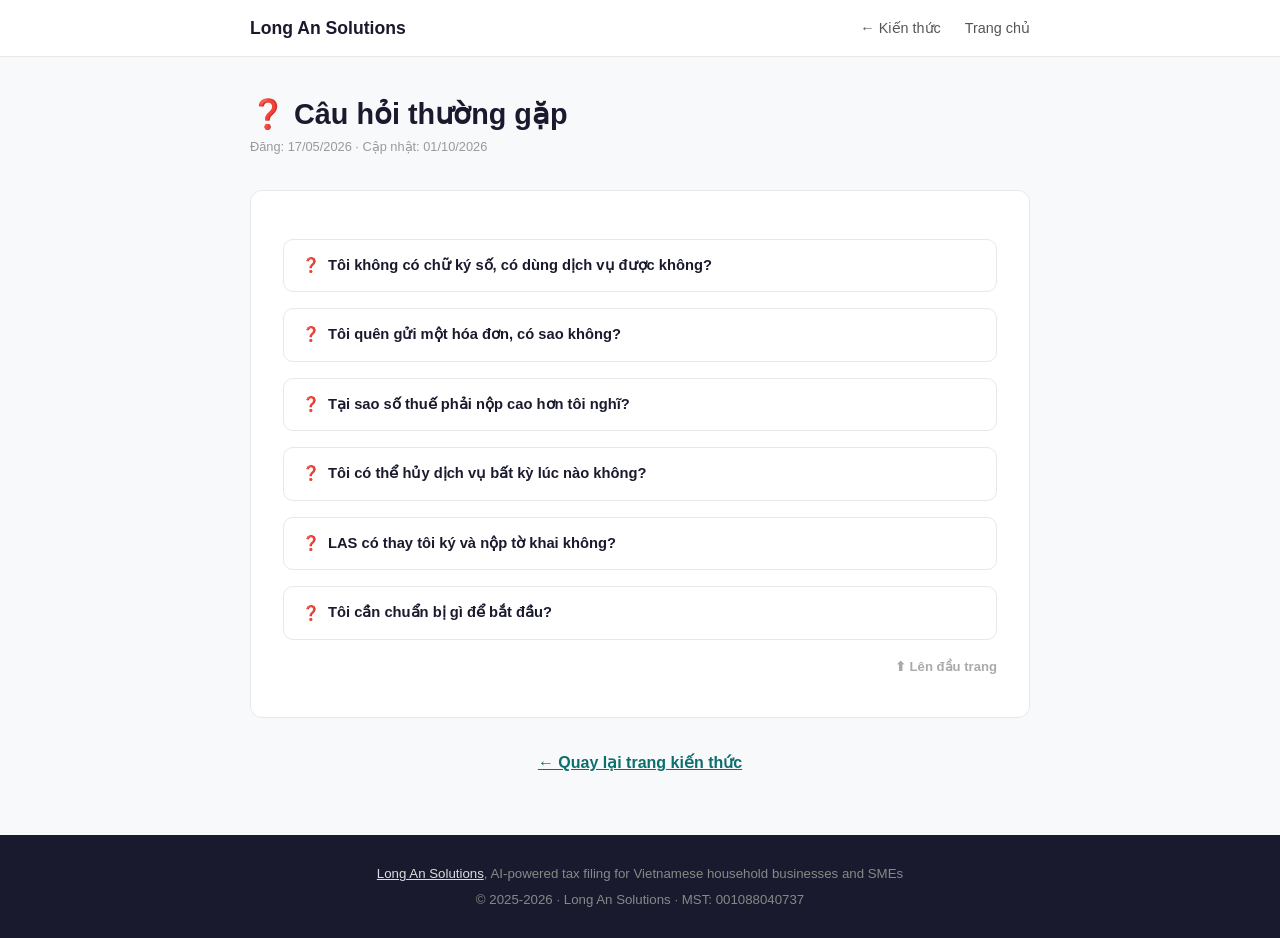
<file: knowledge/faq.html>
<!DOCTYPE html>
<html lang="vi">
<head>
  <meta charset="UTF-8">
  <meta name="viewport" content="width=device-width, initial-scale=1.0">
  <title>Câu hỏi thường gặp | Long An Solutions</title>
  <meta name="description" content="Câu hỏi thường gặp về dịch vụ khai thuế GTGT của Long An Solutions cho hộ kinh doanh và doanh nghiệp nhỏ.">
  <link rel="canonical" href="https://longansolutions.com/knowledge/faq.html">
  <link rel="icon" href="../favicon.ico" sizes="any">
  <link rel="icon" type="image/png" href="../apple-touch-icon.png" sizes="180x180">
  <link rel="apple-touch-icon" href="../apple-touch-icon.png">
  <meta property="og:type" content="article">
  <meta property="og:title" content="Câu hỏi thường gặp | Long An Solutions">
  <meta property="og:description" content="Câu hỏi thường gặp về dịch vụ khai thuế GTGT của Long An Solutions cho hộ kinh doanh và doanh nghiệp nhỏ.">
  <meta property="og:image" content="https://longansolutions.com/og-image.png">
  <meta property="og:url" content="https://longansolutions.com/knowledge/faq.html">
  <meta name="twitter:card" content="summary_large_image">
  <link rel="stylesheet" href="../assets/knowledge.css">
  <script type="application/ld+json">
  {
    "@context": "https://schema.org",
    "@type": "Article",
    "headline": "Câu hỏi thường gặp",
    "description": "Câu hỏi thường gặp về dịch vụ khai thuế GTGT của Long An Solutions cho hộ kinh doanh và doanh nghiệp nhỏ.",
    "image": "https://longansolutions.com/og-image.png",
    "datePublished": "2026-05-17",
    "dateModified": "2026-10-01",
    "inLanguage": "vi",
    "author": {"@type": "Organization", "name": "Long An Solutions", "url": "https://longansolutions.com/"},
    "publisher": {"@type": "Organization", "name": "Long An Solutions", "logo": {"@type": "ImageObject", "url": "https://longansolutions.com/logo.png"}},
    "mainEntityOfPage": {"@type": "WebPage", "@id": "https://longansolutions.com/knowledge/faq.html"}
  }
  </script>
  <script type="application/ld+json">
  {
    "@context": "https://schema.org",
    "@type": "FAQPage",
    "mainEntity": [
      {
        "@type": "Question",
        "name": "Tôi không có chữ ký số, có dùng dịch vụ được không?",
        "acceptedAnswer": {"@type": "Answer", "text": "Được. Hộ kinh doanh không cần chữ ký số: từ 01/07/2026, bạn xác nhận tờ khai bằng mã OTP gửi về số điện thoại đã đăng ký với cơ quan thuế (Thông tư 89/2026/TT-BTC). Doanh nghiệp vẫn cần chữ ký số để ký tờ khai; nếu chưa có, LAS hướng dẫn cách đăng ký."}
      },
      {
        "@type": "Question",
        "name": "Tôi quên gửi một hóa đơn, có sao không?",
        "acceptedAnswer": {"@type": "Answer", "text": "Gửi bổ sung ngay khi nhớ. Nếu chưa quá hạn nộp tờ khai, chúng tôi sẽ cập nhật lại số liệu. Nếu đã quá hạn, bạn có thể làm tờ khai bổ sung (khai sai sót). Liên hệ LAS để được hướng dẫn cụ thể."}
      },
      {
        "@type": "Question",
        "name": "Tại sao số thuế phải nộp cao hơn tôi nghĩ?",
        "acceptedAnswer": {"@type": "Answer", "text": "Hộ kinh doanh nộp thuế GTGT theo tỷ lệ phần trăm trên doanh thu, tùy nhóm ngành (ví dụ dịch vụ 5%, phân phối hàng hóa 1%), nên số thuế tăng theo doanh thu bán ra và không trừ thuế GTGT đầu vào. Công ty thì khai theo phương pháp khấu trừ: thuế GTGT bán ra trừ thuế GTGT mua vào đủ điều kiện. Hãy hỏi LAS để được giải thích từng khoản trong tờ khai."}
      },
      {
        "@type": "Question",
        "name": "Tôi có thể hủy dịch vụ bất kỳ lúc nào không?",
        "acceptedAnswer": {"@type": "Answer", "text": "Có. Không hợp đồng dài hạn. Bạn chỉ trả cho hóa đơn đã xử lý trong kỳ. Muốn dừng, báo LAS trước kỳ thuế tiếp theo."}
      },
      {
        "@type": "Question",
        "name": "LAS có thay tôi ký và nộp tờ khai không?",
        "acceptedAnswer": {"@type": "Answer", "text": "Không. LAS chuẩn bị tờ khai và hướng dẫn từng bước. Bạn tự xác nhận (hộ kinh doanh bằng mã OTP, doanh nghiệp bằng chữ ký số) và tự nộp. LAS không giữ tài khoản thuế, không nhận mã OTP và không giữ chữ ký số của bạn."}
      },
      {
        "@type": "Question",
        "name": "Tôi cần chuẩn bị gì để bắt đầu?",
        "acceptedAnswer": {"@type": "Answer", "text": "Một tài khoản Zalo (dùng để gửi hóa đơn), mã số thuế (MST), số điện thoại đã đăng ký với cơ quan thuế (để nhận mã OTP khi nộp), và các hóa đơn đầu vào, đầu ra trong kỳ. Doanh nghiệp cần thêm chữ ký số. LAS lo phần còn lại."}
      }
    ]
  }
  </script>
  <!-- Google Analytics -->
  <script async src="https://www.googletagmanager.com/gtag/js?id=G-XXEYJRVGB8"></script>
  <script>
    window.dataLayer = window.dataLayer || [];
    function gtag(){dataLayer.push(arguments);}
    gtag('js', new Date());
    gtag('config', 'G-XXEYJRVGB8');
  </script>
</head>
<body>
<nav>
  <div class="container nav-inner">
    <a href="../" class="logo">Long An Solutions</a>
    <ul>
      <li><a href="../knowledge.html">← Kiến thức</a></li>
      <li><a href="../">Trang chủ</a></li>
    </ul>
  </div>
</nav>

<main class="container">
  <h1>❓ Câu hỏi thường gặp</h1>
  <p class="date">Đăng: 17/05/2026 · Cập nhật: 01/10/2026</p>

  <article id="faq">
    <details class="faq-item">
      <summary>Tôi không có chữ ký số, có dùng dịch vụ được không?</summary>
      <div class="faq-answer">
        <p>Được. Hộ kinh doanh không cần chữ ký số: từ 01/07/2026, bạn xác nhận tờ khai bằng mã OTP gửi về số điện thoại đã đăng ký với cơ quan thuế (Thông tư 89/2026/TT-BTC). Doanh nghiệp vẫn cần chữ ký số để ký tờ khai; nếu chưa có, LAS hướng dẫn cách đăng ký.</p>
      </div>
    </details>

    <details class="faq-item">
      <summary>Tôi quên gửi một hóa đơn, có sao không?</summary>
      <div class="faq-answer">
        <p>Gửi bổ sung ngay khi nhớ. Nếu chưa quá hạn nộp tờ khai, chúng tôi sẽ cập nhật lại số liệu. Nếu đã quá hạn, bạn có thể làm tờ khai bổ sung (khai sai sót). Liên hệ LAS để được hướng dẫn cụ thể.</p>
      </div>
    </details>

    <details class="faq-item">
      <summary>Tại sao số thuế phải nộp cao hơn tôi nghĩ?</summary>
      <div class="faq-answer">
        <p>Hộ kinh doanh nộp thuế GTGT theo tỷ lệ phần trăm trên doanh thu, tùy nhóm ngành (ví dụ dịch vụ 5%, phân phối hàng hóa 1%), nên số thuế tăng theo doanh thu bán ra và không trừ thuế GTGT đầu vào. Công ty thì khai theo phương pháp khấu trừ: thuế GTGT bán ra trừ thuế GTGT mua vào đủ điều kiện. Hãy hỏi LAS để được giải thích từng khoản trong tờ khai.</p>
      </div>
    </details>

    <details class="faq-item">
      <summary>Tôi có thể hủy dịch vụ bất kỳ lúc nào không?</summary>
      <div class="faq-answer">
        <p>Có. Không hợp đồng dài hạn. Bạn chỉ trả cho hóa đơn đã xử lý trong kỳ. Muốn dừng, báo LAS trước kỳ thuế tiếp theo.</p>
      </div>
    </details>

    <details class="faq-item">
      <summary>LAS có thay tôi ký và nộp tờ khai không?</summary>
      <div class="faq-answer">
        <p>Không. LAS chuẩn bị tờ khai và hướng dẫn từng bước. Bạn tự xác nhận (hộ kinh doanh bằng mã OTP, doanh nghiệp bằng chữ ký số) và tự nộp. LAS không giữ tài khoản thuế, không nhận mã OTP và không giữ chữ ký số của bạn.</p>
      </div>
    </details>

    <details class="faq-item">
      <summary>Tôi cần chuẩn bị gì để bắt đầu?</summary>
      <div class="faq-answer">
        <ul>
          <li>Một tài khoản Zalo (dùng để gửi hóa đơn)</li>
          <li>Mã số thuế (MST) của hộ kinh doanh</li>
          <li>Số điện thoại đã đăng ký với cơ quan thuế, để nhận mã OTP khi nộp tờ khai</li>
          <li>Doanh nghiệp: chữ ký số (USB token hoặc ký từ xa); hộ kinh doanh không cần</li>
          <li>Các hóa đơn đầu vào, đầu ra trong kỳ</li>
        </ul>
        <p>LAS lo phần còn lại.</p>
      </div>
    </details>

    <a href="#" class="back-top" aria-label="Lên đầu trang">Lên đầu trang</a>
  </article>

  <p style="margin:32px 0;text-align:center"><a href="../knowledge.html" style="color:#0d6e6e;font-weight:600">← Quay lại trang kiến thức</a></p>
</main>

<footer>
  <div class="container">
    <p><a href="../">Long An Solutions</a>, AI-powered tax filing for Vietnamese household businesses and SMEs</p>
    <p style="margin-top:4px">© 2025-2026 · Long An Solutions · MST: 001088040737</p>
  </div>
</footer>
</body>
</html>
</file>
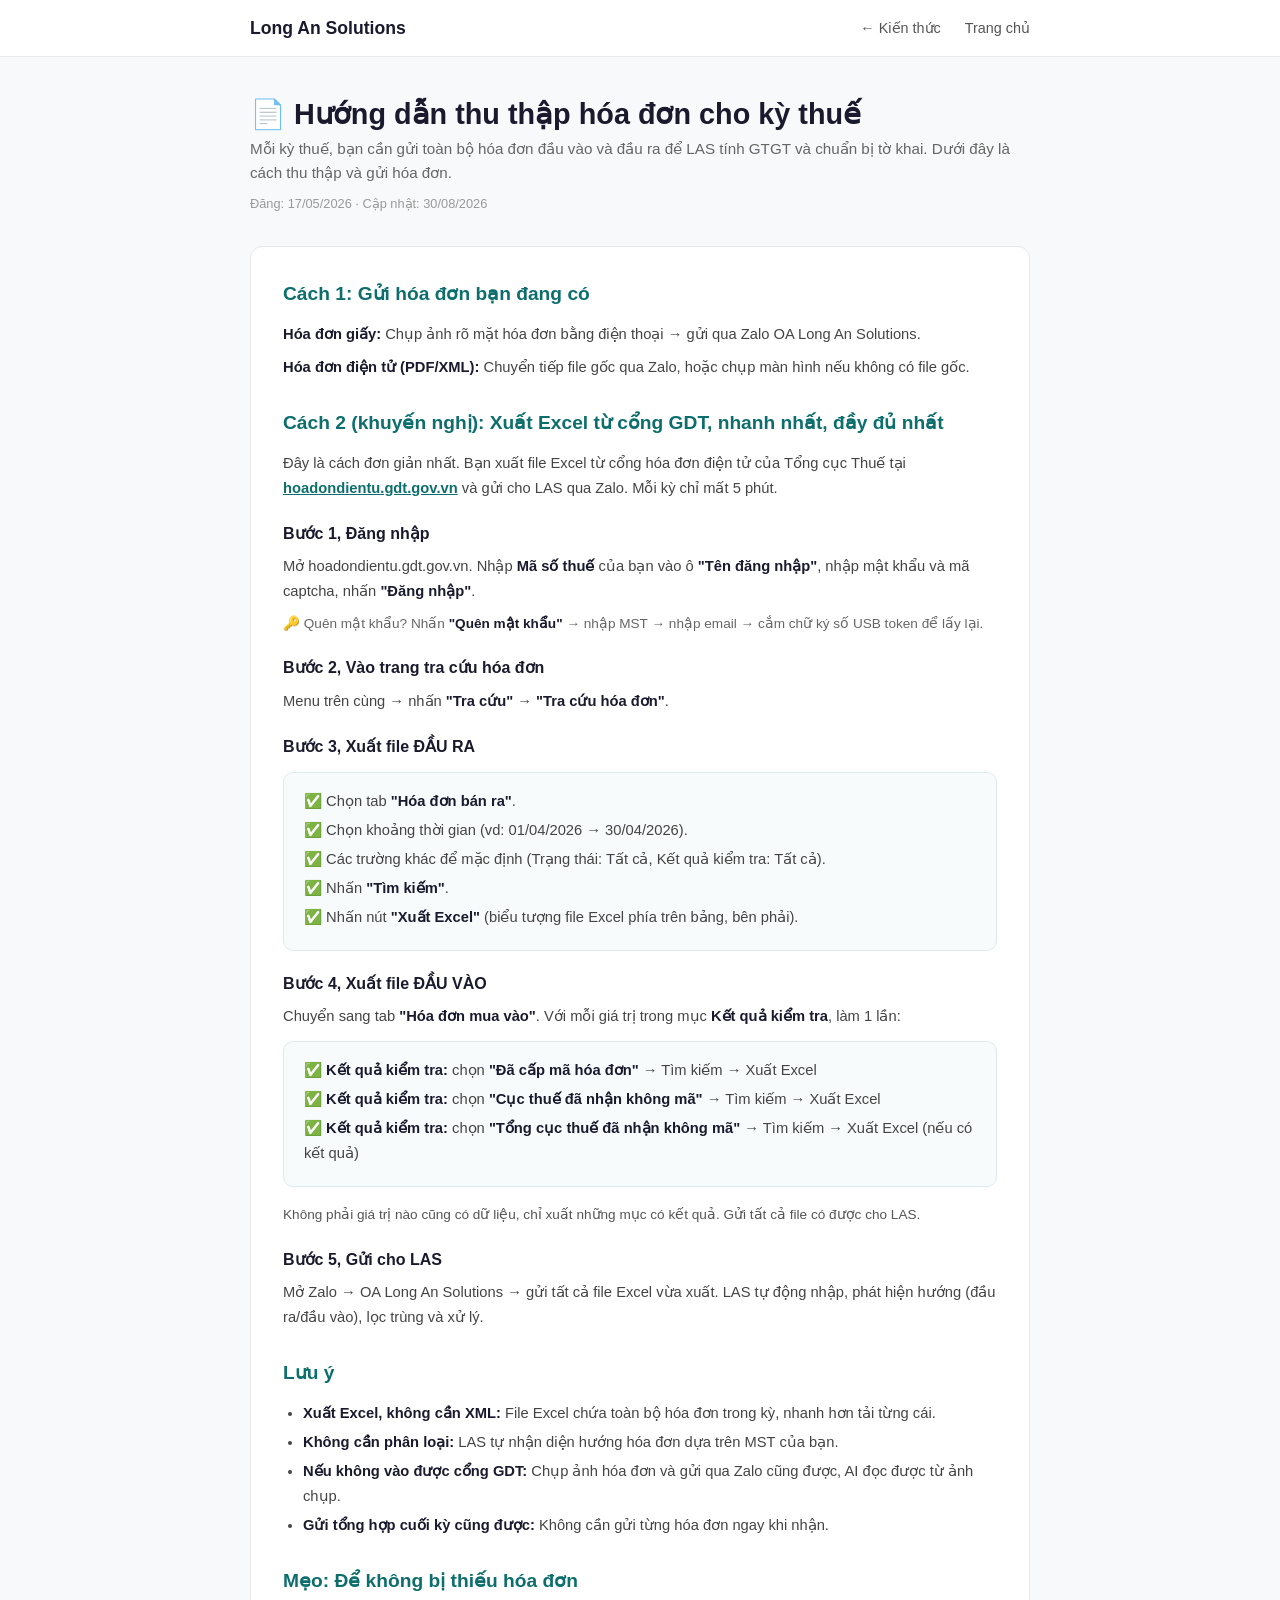
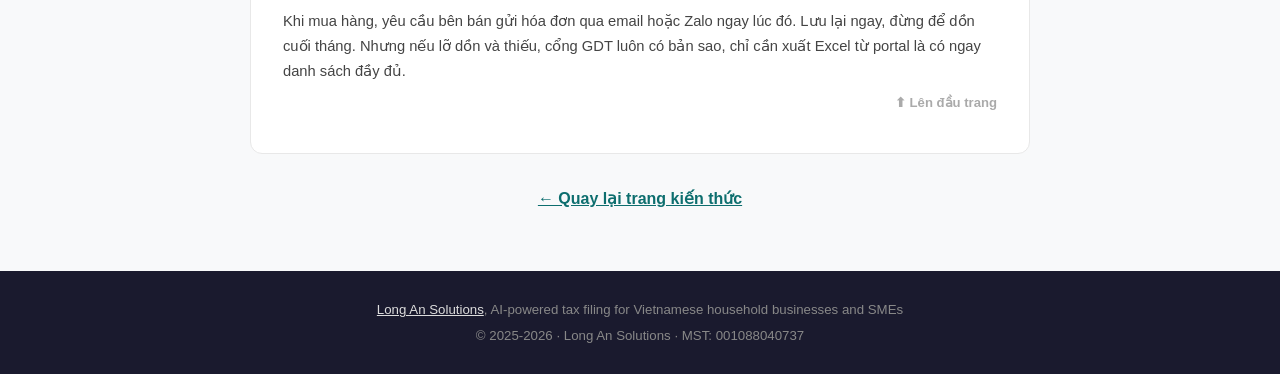
<file: knowledge/huong-dan-hoa-don.html>
<!DOCTYPE html>
<html lang="vi">
<head>
  <meta charset="UTF-8">
  <meta name="viewport" content="width=device-width, initial-scale=1.0">
  <title>Hướng dẫn thu thập hóa đơn cho kỳ thuế | Long An Solutions</title>
  <meta name="description" content="Mỗi kỳ thuế, bạn cần gửi toàn bộ hóa đơn đầu vào và đầu ra để LAS tính GTGT và chuẩn bị tờ khai. Hướng dẫn cách thu thập và gửi hóa đơn.">
  <link rel="canonical" href="https://longansolutions.com/knowledge/huong-dan-hoa-don.html">
  <link rel="icon" href="../favicon.ico" sizes="any">
  <link rel="icon" type="image/png" href="../apple-touch-icon.png" sizes="180x180">
  <link rel="apple-touch-icon" href="../apple-touch-icon.png">
  <meta property="og:type" content="article">
  <meta property="og:title" content="Hướng dẫn thu thập hóa đơn cho kỳ thuế | Long An Solutions">
  <meta property="og:description" content="Mỗi kỳ thuế, bạn cần gửi toàn bộ hóa đơn đầu vào và đầu ra để LAS tính GTGT và chuẩn bị tờ khai. Hướng dẫn cách thu thập và gửi hóa đơn.">
  <meta property="og:image" content="https://longansolutions.com/og-image.png">
  <meta property="og:url" content="https://longansolutions.com/knowledge/huong-dan-hoa-don.html">
  <meta name="twitter:card" content="summary_large_image">
  <link rel="stylesheet" href="../assets/knowledge.css">
  <script type="application/ld+json">
  {
    "@context": "https://schema.org",
    "@type": "Article",
    "headline": "Hướng dẫn thu thập hóa đơn cho kỳ thuế",
    "description": "Mỗi kỳ thuế, bạn cần gửi toàn bộ hóa đơn đầu vào và đầu ra để LAS tính GTGT và chuẩn bị tờ khai. Hướng dẫn cách thu thập và gửi hóa đơn.",
    "image": "https://longansolutions.com/og-image.png",
    "datePublished": "2026-05-17",
    "dateModified": "2026-08-30",
    "inLanguage": "vi",
    "author": {"@type": "Organization", "name": "Long An Solutions", "url": "https://longansolutions.com/"},
    "publisher": {"@type": "Organization", "name": "Long An Solutions", "logo": {"@type": "ImageObject", "url": "https://longansolutions.com/logo.png"}},
    "mainEntityOfPage": {"@type": "WebPage", "@id": "https://longansolutions.com/knowledge/huong-dan-hoa-don.html"}
  }
  </script>
  <!-- Google Analytics -->
  <script async src="https://www.googletagmanager.com/gtag/js?id=G-XXEYJRVGB8"></script>
  <script>
    window.dataLayer = window.dataLayer || [];
    function gtag(){dataLayer.push(arguments);}
    gtag('js', new Date());
    gtag('config', 'G-XXEYJRVGB8');
  </script>
</head>
<body>
<nav>
  <div class="container nav-inner">
    <a href="../" class="logo">Long An Solutions</a>
    <ul>
      <li><a href="../knowledge.html">← Kiến thức</a></li>
      <li><a href="../">Trang chủ</a></li>
    </ul>
  </div>
</nav>

<main class="container">
  <h1>📄 Hướng dẫn thu thập hóa đơn cho kỳ thuế</h1>
  <p class="sub">Mỗi kỳ thuế, bạn cần gửi toàn bộ hóa đơn đầu vào và đầu ra để LAS tính GTGT và chuẩn bị tờ khai. Dưới đây là cách thu thập và gửi hóa đơn.</p>
  <p class="date">Đăng: 17/05/2026 · Cập nhật: 30/08/2026</p>

  <article id="huong-dan-hoa-don">
    <h2>Cách 1: Gửi hóa đơn bạn đang có</h2>
    <p><strong>Hóa đơn giấy:</strong> Chụp ảnh rõ mặt hóa đơn bằng điện thoại → gửi qua Zalo OA Long An Solutions.</p>
    <p><strong>Hóa đơn điện tử (PDF/XML):</strong> Chuyển tiếp file gốc qua Zalo, hoặc chụp màn hình nếu không có file gốc.</p>

    <h2>Cách 2 (khuyến nghị): Xuất Excel từ cổng GDT, nhanh nhất, đầy đủ nhất</h2>
    <p>Đây là cách đơn giản nhất. Bạn xuất file Excel từ cổng hóa đơn điện tử của Tổng cục Thuế tại <a href="https://hoadondientu.gdt.gov.vn" target="_blank" rel="noopener">hoadondientu.gdt.gov.vn</a> và gửi cho LAS qua Zalo. Mỗi kỳ chỉ mất 5 phút.</p>

    <h3>Bước 1, Đăng nhập</h3>
    <p>Mở hoadondientu.gdt.gov.vn. Nhập <strong>Mã số thuế</strong> của bạn vào ô <strong>"Tên đăng nhập"</strong>, nhập mật khẩu và mã captcha, nhấn <strong>"Đăng nhập"</strong>.</p>
    <p style="font-size:.85rem;color:#666">🔑 Quên mật khẩu? Nhấn <strong>"Quên mật khẩu"</strong> → nhập MST → nhập email → cắm chữ ký số USB token để lấy lại.</p>

    <h3>Bước 2, Vào trang tra cứu hóa đơn</h3>
    <p>Menu trên cùng → nhấn <strong>"Tra cứu"</strong> → <strong>"Tra cứu hóa đơn"</strong>.</p>

    <h3>Bước 3, Xuất file ĐẦU RA</h3>
    <div class="step-box">
      <p>✅ Chọn tab <strong>"Hóa đơn bán ra"</strong>.</p>
      <p>✅ Chọn khoảng thời gian (vd: 01/04/2026 → 30/04/2026).</p>
      <p>✅ Các trường khác để mặc định (Trạng thái: Tất cả, Kết quả kiểm tra: Tất cả).</p>
      <p>✅ Nhấn <strong>"Tìm kiếm"</strong>.</p>
      <p>✅ Nhấn nút <strong>"Xuất Excel"</strong> (biểu tượng file Excel phía trên bảng, bên phải).</p>
    </div>

    <h3>Bước 4, Xuất file ĐẦU VÀO</h3>
    <p>Chuyển sang tab <strong>"Hóa đơn mua vào"</strong>. Với mỗi giá trị trong mục <strong>Kết quả kiểm tra</strong>, làm 1 lần:</p>
    <div class="step-box">
      <p>✅ <strong>Kết quả kiểm tra:</strong> chọn <strong>"Đã cấp mã hóa đơn"</strong> → Tìm kiếm → Xuất Excel</p>
      <p>✅ <strong>Kết quả kiểm tra:</strong> chọn <strong>"Cục thuế đã nhận không mã"</strong> → Tìm kiếm → Xuất Excel</p>
      <p>✅ <strong>Kết quả kiểm tra:</strong> chọn <strong>"Tổng cục thuế đã nhận không mã"</strong> → Tìm kiếm → Xuất Excel (nếu có kết quả)</p>
    </div>
    <p style="font-size:.85rem;color:#555">Không phải giá trị nào cũng có dữ liệu, chỉ xuất những mục có kết quả. Gửi tất cả file có được cho LAS.</p>

    <h3>Bước 5, Gửi cho LAS</h3>
    <p>Mở Zalo → OA Long An Solutions → gửi tất cả file Excel vừa xuất. LAS tự động nhập, phát hiện hướng (đầu ra/đầu vào), lọc trùng và xử lý.</p>

    <h2>Lưu ý</h2>
    <ul>
      <li><strong>Xuất Excel, không cần XML:</strong> File Excel chứa toàn bộ hóa đơn trong kỳ, nhanh hơn tải từng cái.</li>
      <li><strong>Không cần phân loại:</strong> LAS tự nhận diện hướng hóa đơn dựa trên MST của bạn.</li>
      <li><strong>Nếu không vào được cổng GDT:</strong> Chụp ảnh hóa đơn và gửi qua Zalo cũng được, AI đọc được từ ảnh chụp.</li>
      <li><strong>Gửi tổng hợp cuối kỳ cũng được:</strong> Không cần gửi từng hóa đơn ngay khi nhận.</li>
    </ul>

    <h2>Mẹo: Để không bị thiếu hóa đơn</h2>
    <p>Khi mua hàng, yêu cầu bên bán gửi hóa đơn qua email hoặc Zalo ngay lúc đó. Lưu lại ngay, đừng để dồn cuối tháng. Nhưng nếu lỡ dồn và thiếu, cổng GDT luôn có bản sao, chỉ cần xuất Excel từ portal là có ngay danh sách đầy đủ.</p>
    <a href="#" class="back-top" aria-label="Lên đầu trang">Lên đầu trang</a>
  </article>

  <p style="margin:32px 0;text-align:center"><a href="../knowledge.html" style="color:#0d6e6e;font-weight:600">← Quay lại trang kiến thức</a></p>
</main>

<footer>
  <div class="container">
    <p><a href="../">Long An Solutions</a>, AI-powered tax filing for Vietnamese household businesses and SMEs</p>
    <p style="margin-top:4px">© 2025-2026 · Long An Solutions · MST: 001088040737</p>
  </div>
</footer>
</body>
</html>
</file>
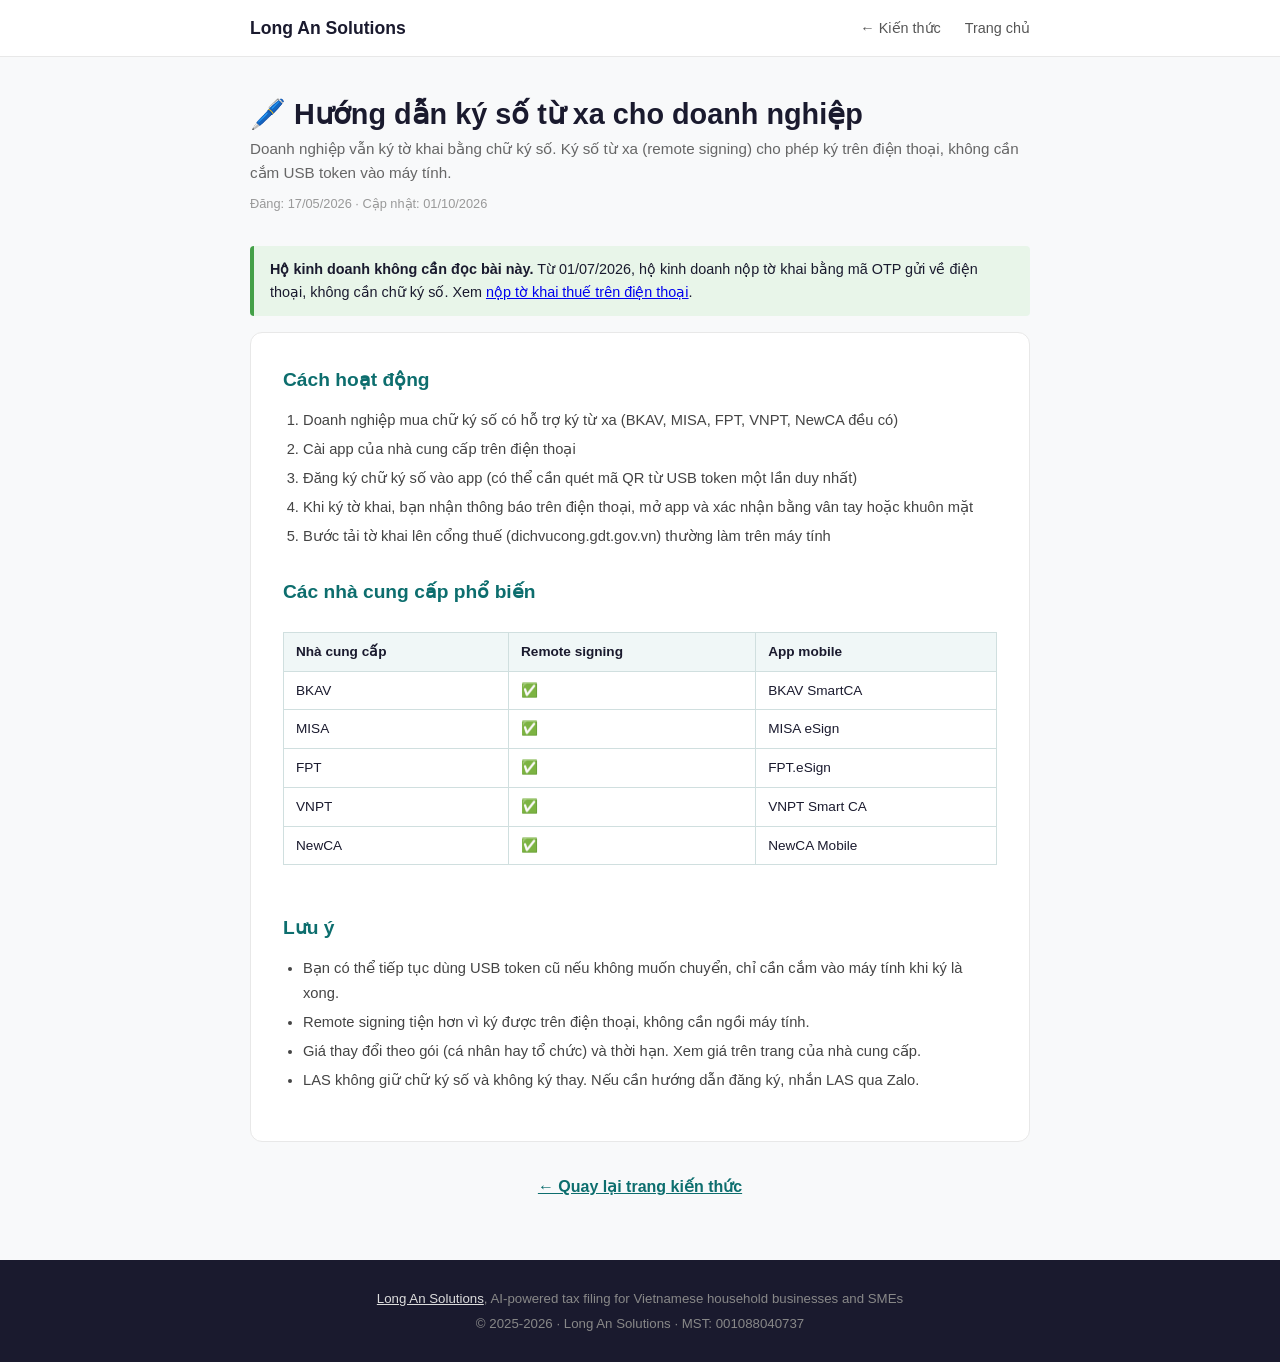
<file: knowledge/ky-so.html>
<!DOCTYPE html>
<html lang="vi">
<head>
  <meta charset="UTF-8">
  <meta name="viewport" content="width=device-width, initial-scale=1.0">
  <title>Hướng dẫn ký số từ xa cho doanh nghiệp | Long An Solutions</title>
  <meta name="description" content="Doanh nghiệp ký tờ khai bằng chữ ký số từ xa trên điện thoại, không cần cắm USB token. Hộ kinh doanh không cần chữ ký số: nộp bằng mã OTP.">
  <link rel="canonical" href="https://longansolutions.com/knowledge/ky-so.html">
  <link rel="icon" href="../favicon.ico" sizes="any">
  <link rel="icon" type="image/png" href="../apple-touch-icon.png" sizes="180x180">
  <link rel="apple-touch-icon" href="../apple-touch-icon.png">
  <meta property="og:type" content="article">
  <meta property="og:title" content="Hướng dẫn ký số từ xa cho doanh nghiệp | Long An Solutions">
  <meta property="og:description" content="Doanh nghiệp ký tờ khai bằng chữ ký số từ xa trên điện thoại, không cần cắm USB token. Hộ kinh doanh không cần chữ ký số: nộp bằng mã OTP.">
  <meta property="og:image" content="https://longansolutions.com/og-image.png">
  <meta property="og:url" content="https://longansolutions.com/knowledge/ky-so.html">
  <meta name="twitter:card" content="summary_large_image">
  <link rel="stylesheet" href="../assets/knowledge.css">
  <script type="application/ld+json">
  {
    "@context": "https://schema.org",
    "@type": "Article",
    "headline": "Hướng dẫn ký số từ xa cho doanh nghiệp",
    "description": "Doanh nghiệp ký tờ khai bằng chữ ký số từ xa trên điện thoại, không cần cắm USB token. Hộ kinh doanh không cần chữ ký số: nộp bằng mã OTP.",
    "image": "https://longansolutions.com/og-image.png",
    "datePublished": "2026-05-17",
    "dateModified": "2026-10-01",
    "inLanguage": "vi",
    "author": {"@type": "Organization", "name": "Long An Solutions", "url": "https://longansolutions.com/"},
    "publisher": {"@type": "Organization", "name": "Long An Solutions", "logo": {"@type": "ImageObject", "url": "https://longansolutions.com/logo.png"}},
    "mainEntityOfPage": {"@type": "WebPage", "@id": "https://longansolutions.com/knowledge/ky-so.html"}
  }
  </script>
  <!-- Google Analytics -->
  <script async src="https://www.googletagmanager.com/gtag/js?id=G-XXEYJRVGB8"></script>
  <script>
    window.dataLayer = window.dataLayer || [];
    function gtag(){dataLayer.push(arguments);}
    gtag('js', new Date());
    gtag('config', 'G-XXEYJRVGB8');
  </script>
</head>
<body>
<nav>
  <div class="container nav-inner">
    <a href="../" class="logo">Long An Solutions</a>
    <ul>
      <li><a href="../knowledge.html">← Kiến thức</a></li>
      <li><a href="../">Trang chủ</a></li>
    </ul>
  </div>
</nav>

<main class="container">
  <h1>🖊️ Hướng dẫn ký số từ xa cho doanh nghiệp</h1>
  <p class="sub">Doanh nghiệp vẫn ký tờ khai bằng chữ ký số. Ký số từ xa (remote signing) cho phép ký trên điện thoại, không cần cắm USB token vào máy tính.</p>
  <p class="date">Đăng: 17/05/2026 · Cập nhật: 01/10/2026</p>

  <div class="highlight green">
    <strong>Hộ kinh doanh không cần đọc bài này.</strong> Từ 01/07/2026, hộ kinh doanh nộp tờ khai bằng mã OTP gửi về điện thoại, không cần chữ ký số. Xem <a href="ky-to-khai-tren-dien-thoai.html">nộp tờ khai thuế trên điện thoại</a>.
  </div>

  <article id="ky-so">
    <h2>Cách hoạt động</h2>
    <ol>
      <li>Doanh nghiệp mua chữ ký số có hỗ trợ ký từ xa (BKAV, MISA, FPT, VNPT, NewCA đều có)</li>
      <li>Cài app của nhà cung cấp trên điện thoại</li>
      <li>Đăng ký chữ ký số vào app (có thể cần quét mã QR từ USB token một lần duy nhất)</li>
      <li>Khi ký tờ khai, bạn nhận thông báo trên điện thoại, mở app và xác nhận bằng vân tay hoặc khuôn mặt</li>
      <li>Bước tải tờ khai lên cổng thuế (dichvucong.gdt.gov.vn) thường làm trên máy tính</li>
    </ol>

    <h2>Các nhà cung cấp phổ biến</h2>
    <div style="overflow-x:auto;margin-top:8px">
      <table>
        <thead>
          <tr>
            <th>Nhà cung cấp</th>
            <th>Remote signing</th>
            <th>App mobile</th>
          </tr>
        </thead>
        <tbody>
          <tr><td>BKAV</td><td>✅</td><td>BKAV SmartCA</td></tr>
          <tr><td>MISA</td><td>✅</td><td>MISA eSign</td></tr>
          <tr><td>FPT</td><td>✅</td><td>FPT.eSign</td></tr>
          <tr><td>VNPT</td><td>✅</td><td>VNPT Smart CA</td></tr>
          <tr><td>NewCA</td><td>✅</td><td>NewCA Mobile</td></tr>
        </tbody>
      </table>
    </div>

    <h2>Lưu ý</h2>
    <ul>
      <li>Bạn có thể tiếp tục dùng USB token cũ nếu không muốn chuyển, chỉ cần cắm vào máy tính khi ký là xong.</li>
      <li>Remote signing tiện hơn vì ký được trên điện thoại, không cần ngồi máy tính.</li>
      <li>Giá thay đổi theo gói (cá nhân hay tổ chức) và thời hạn. Xem giá trên trang của nhà cung cấp.</li>
      <li>LAS không giữ chữ ký số và không ký thay. Nếu cần hướng dẫn đăng ký, nhắn LAS qua Zalo.</li>
    </ul>
  </article>

  <p style="margin:32px 0;text-align:center"><a href="../knowledge.html" style="color:#0d6e6e;font-weight:600">← Quay lại trang kiến thức</a></p>
</main>

<footer>
  <div class="container">
    <p><a href="../">Long An Solutions</a>, AI-powered tax filing for Vietnamese household businesses and SMEs</p>
    <p style="margin-top:4px">© 2025-2026 · Long An Solutions · MST: 001088040737</p>
  </div>
</footer>
</body>
</html>
</file>
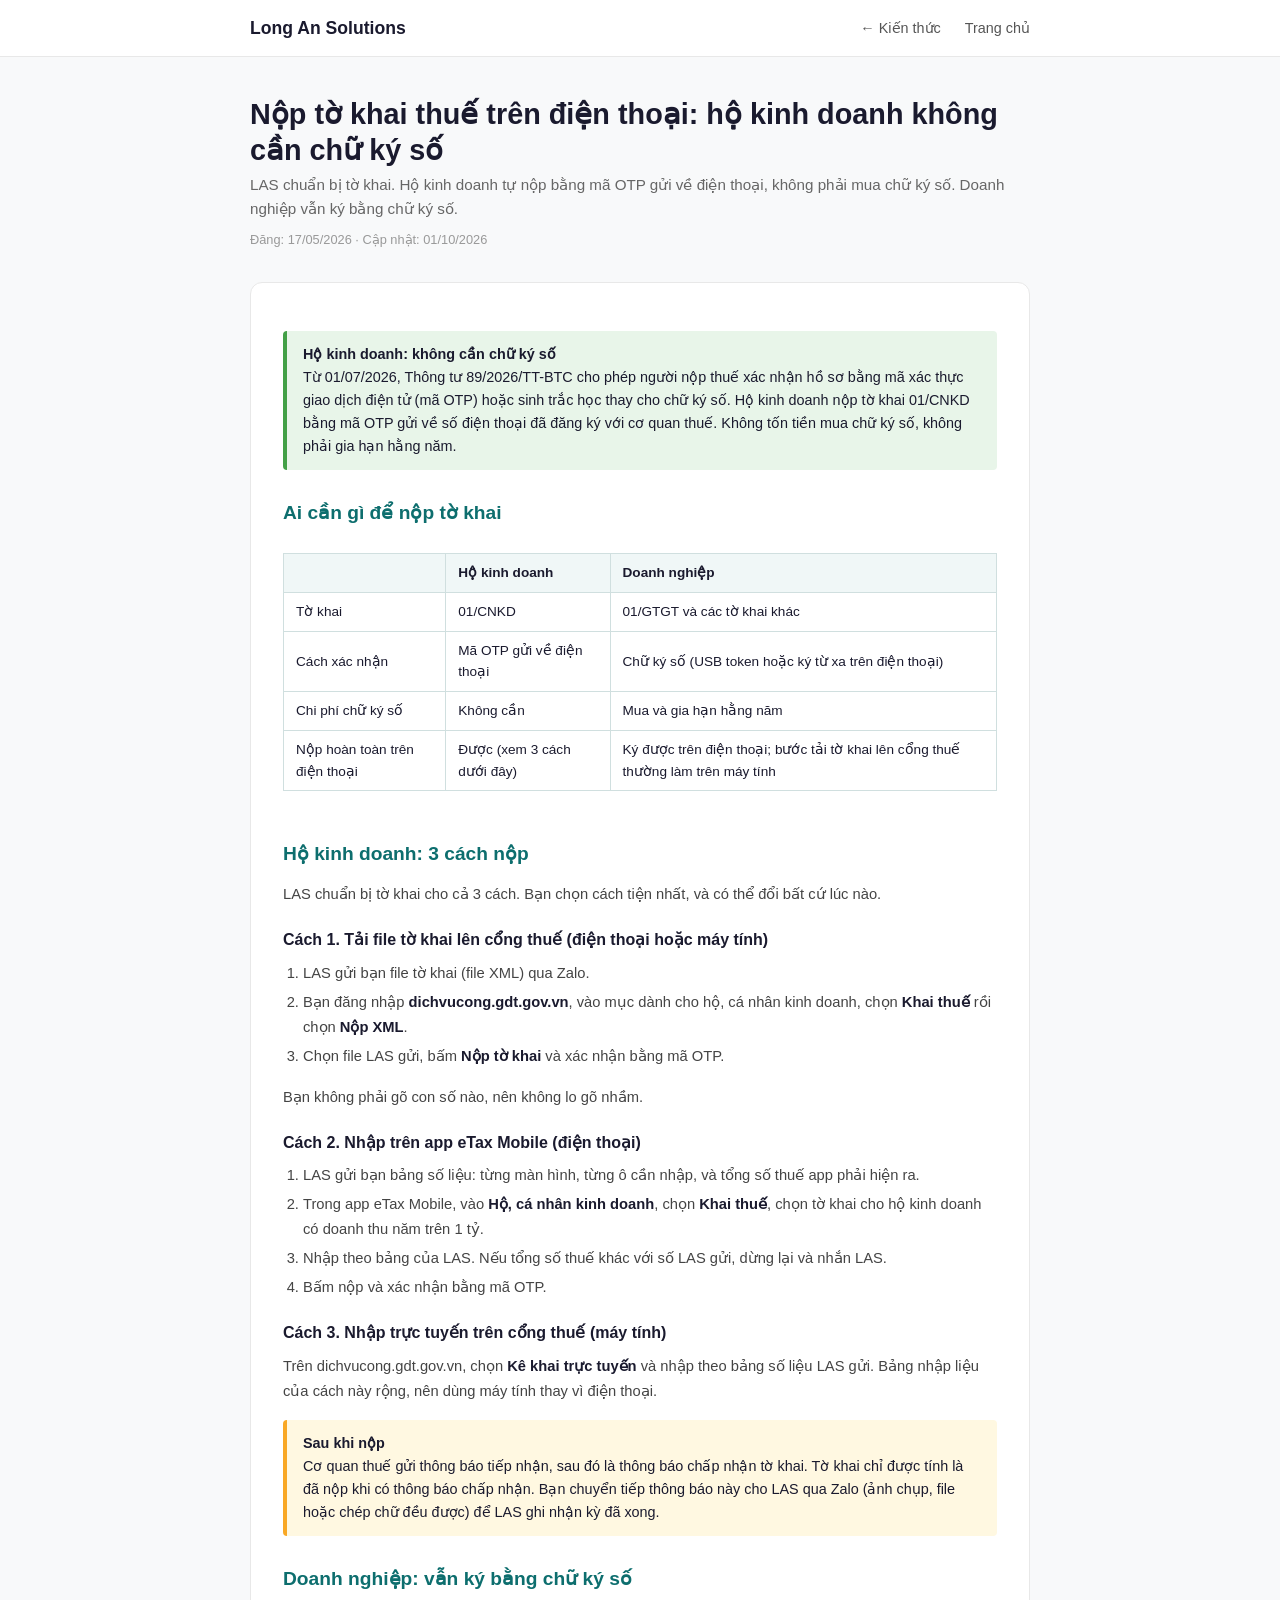
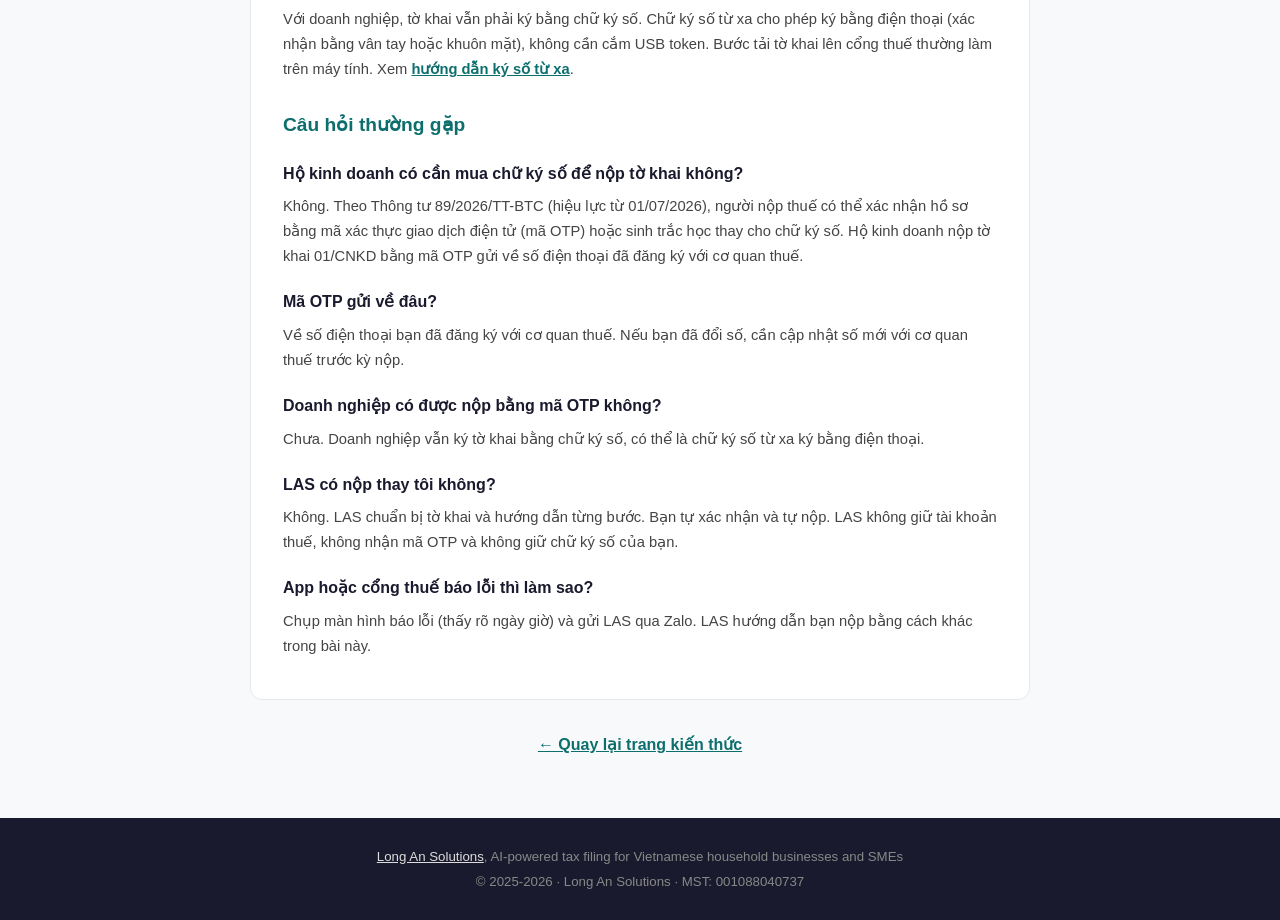
<file: knowledge/ky-to-khai-tren-dien-thoai.html>
<!DOCTYPE html>
<html lang="vi">
<head>
  <meta charset="UTF-8">
  <meta name="viewport" content="width=device-width, initial-scale=1.0">
  <title>Nộp tờ khai thuế trên điện thoại: hộ kinh doanh không cần chữ ký số | Long An Solutions</title>
  <meta name="description" content="Từ 01/07/2026, hộ kinh doanh nộp tờ khai thuế bằng mã OTP gửi về điện thoại, không cần chữ ký số. Ba cách nộp, cách nào chạy được trên điện thoại, và doanh nghiệp vẫn cần gì.">
  <link rel="canonical" href="https://longansolutions.com/knowledge/ky-to-khai-tren-dien-thoai.html">
  <link rel="icon" href="../favicon.ico" sizes="any">
  <link rel="icon" type="image/png" href="../apple-touch-icon.png" sizes="180x180">
  <link rel="apple-touch-icon" href="../apple-touch-icon.png">
  <meta property="og:type" content="article">
  <meta property="og:title" content="Nộp tờ khai thuế trên điện thoại: hộ kinh doanh không cần chữ ký số | Long An Solutions">
  <meta property="og:description" content="Từ 01/07/2026, hộ kinh doanh nộp tờ khai thuế bằng mã OTP gửi về điện thoại, không cần chữ ký số. Ba cách nộp, cách nào chạy được trên điện thoại, và doanh nghiệp vẫn cần gì.">
  <meta property="og:image" content="https://longansolutions.com/og-image.png">
  <meta property="og:url" content="https://longansolutions.com/knowledge/ky-to-khai-tren-dien-thoai.html">
  <meta name="twitter:card" content="summary_large_image">
  <link rel="stylesheet" href="../assets/knowledge.css">
  <script type="application/ld+json">
  {
    "@context": "https://schema.org",
    "@type": "Article",
    "headline": "Nộp tờ khai thuế trên điện thoại: hộ kinh doanh không cần chữ ký số",
    "description": "Từ 01/07/2026, hộ kinh doanh nộp tờ khai thuế bằng mã OTP gửi về điện thoại, không cần chữ ký số. Ba cách nộp, cách nào chạy được trên điện thoại, và doanh nghiệp vẫn cần gì.",
    "image": "https://longansolutions.com/og-image.png",
    "datePublished": "2026-05-17",
    "dateModified": "2026-10-01",
    "inLanguage": "vi",
    "author": {
      "@type": "Organization",
      "name": "Long An Solutions",
      "url": "https://longansolutions.com/"
    },
    "publisher": {
      "@type": "Organization",
      "name": "Long An Solutions",
      "logo": {
        "@type": "ImageObject",
        "url": "https://longansolutions.com/logo.png"
      }
    },
    "mainEntityOfPage": {
      "@type": "WebPage",
      "@id": "https://longansolutions.com/knowledge/ky-to-khai-tren-dien-thoai.html"
    }
  }
  </script>
  <script type="application/ld+json">
  {
    "@context": "https://schema.org",
    "@type": "FAQPage",
    "mainEntity": [
      {
        "@type": "Question",
        "name": "Hộ kinh doanh có cần mua chữ ký số để nộp tờ khai không?",
        "acceptedAnswer": {
          "@type": "Answer",
          "text": "Không. Theo Thông tư 89/2026/TT-BTC (hiệu lực từ 01/07/2026), người nộp thuế có thể xác nhận hồ sơ bằng mã xác thực giao dịch điện tử (mã OTP) hoặc sinh trắc học thay cho chữ ký số. Hộ kinh doanh nộp tờ khai 01/CNKD bằng mã OTP gửi về số điện thoại đã đăng ký với cơ quan thuế."
        }
      },
      {
        "@type": "Question",
        "name": "Mã OTP gửi về đâu?",
        "acceptedAnswer": {
          "@type": "Answer",
          "text": "Về số điện thoại bạn đã đăng ký với cơ quan thuế. Nếu bạn đã đổi số, cần cập nhật số mới với cơ quan thuế trước kỳ nộp."
        }
      },
      {
        "@type": "Question",
        "name": "Doanh nghiệp có được nộp bằng mã OTP không?",
        "acceptedAnswer": {
          "@type": "Answer",
          "text": "Chưa. Doanh nghiệp vẫn ký tờ khai bằng chữ ký số, có thể là chữ ký số từ xa ký bằng điện thoại."
        }
      },
      {
        "@type": "Question",
        "name": "LAS có nộp thay tôi không?",
        "acceptedAnswer": {
          "@type": "Answer",
          "text": "Không. LAS chuẩn bị tờ khai và hướng dẫn từng bước. Bạn tự xác nhận và tự nộp. LAS không giữ tài khoản thuế, không nhận mã OTP và không giữ chữ ký số của bạn."
        }
      },
      {
        "@type": "Question",
        "name": "App hoặc cổng thuế báo lỗi thì làm sao?",
        "acceptedAnswer": {
          "@type": "Answer",
          "text": "Chụp màn hình báo lỗi (thấy rõ ngày giờ) và gửi LAS qua Zalo. LAS hướng dẫn bạn nộp bằng cách khác trong bài này."
        }
      }
    ]
  }
  </script>
  <!-- Google Analytics -->
  <script async src="https://www.googletagmanager.com/gtag/js?id=G-XXEYJRVGB8"></script>
  <script>
    window.dataLayer = window.dataLayer || [];
    function gtag(){dataLayer.push(arguments);}
    gtag('js', new Date());
    gtag('config', 'G-XXEYJRVGB8');
  </script>
</head>
<body>
<nav>
  <div class="container nav-inner">
    <a href="../" class="logo">Long An Solutions</a>
    <ul>
      <li><a href="../knowledge.html">← Kiến thức</a></li>
      <li><a href="../">Trang chủ</a></li>
    </ul>
  </div>
</nav>

<main class="container">
  <h1>Nộp tờ khai thuế trên điện thoại: hộ kinh doanh không cần chữ ký số</h1>
  <p class="sub">LAS chuẩn bị tờ khai. Hộ kinh doanh tự nộp bằng mã OTP gửi về điện thoại, không phải mua chữ ký số. Doanh nghiệp vẫn ký bằng chữ ký số.</p>
  <p class="date">Đăng: 17/05/2026 · Cập nhật: 01/10/2026</p>

  <article>

    <div class="highlight green">
      <strong>Hộ kinh doanh: không cần chữ ký số</strong><br>
      Từ 01/07/2026, Thông tư 89/2026/TT-BTC cho phép người nộp thuế xác nhận hồ sơ bằng mã xác thực giao dịch điện tử (mã OTP) hoặc sinh trắc học thay cho chữ ký số. Hộ kinh doanh nộp tờ khai 01/CNKD bằng mã OTP gửi về số điện thoại đã đăng ký với cơ quan thuế. Không tốn tiền mua chữ ký số, không phải gia hạn hằng năm.
    </div>

    <h2>Ai cần gì để nộp tờ khai</h2>
    <div style="overflow-x:auto"><table>
      <thead>
        <tr><th></th><th>Hộ kinh doanh</th><th>Doanh nghiệp</th></tr>
      </thead>
      <tbody>
        <tr><td>Tờ khai</td><td>01/CNKD</td><td>01/GTGT và các tờ khai khác</td></tr>
        <tr><td>Cách xác nhận</td><td>Mã OTP gửi về điện thoại</td><td>Chữ ký số (USB token hoặc ký từ xa trên điện thoại)</td></tr>
        <tr><td>Chi phí chữ ký số</td><td>Không cần</td><td>Mua và gia hạn hằng năm</td></tr>
        <tr><td>Nộp hoàn toàn trên điện thoại</td><td>Được (xem 3 cách dưới đây)</td><td>Ký được trên điện thoại; bước tải tờ khai lên cổng thuế thường làm trên máy tính</td></tr>
      </tbody>
    </table></div>

    <h2>Hộ kinh doanh: 3 cách nộp</h2>
    <p>LAS chuẩn bị tờ khai cho cả 3 cách. Bạn chọn cách tiện nhất, và có thể đổi bất cứ lúc nào.</p>

    <h3>Cách 1. Tải file tờ khai lên cổng thuế (điện thoại hoặc máy tính)</h3>
    <ol>
      <li>LAS gửi bạn file tờ khai (file XML) qua Zalo.</li>
      <li>Bạn đăng nhập <strong>dichvucong.gdt.gov.vn</strong>, vào mục dành cho hộ, cá nhân kinh doanh, chọn <strong>Khai thuế</strong> rồi chọn <strong>Nộp XML</strong>.</li>
      <li>Chọn file LAS gửi, bấm <strong>Nộp tờ khai</strong> và xác nhận bằng mã OTP.</li>
    </ol>
    <p>Bạn không phải gõ con số nào, nên không lo gõ nhầm.</p>

    <h3>Cách 2. Nhập trên app eTax Mobile (điện thoại)</h3>
    <ol>
      <li>LAS gửi bạn bảng số liệu: từng màn hình, từng ô cần nhập, và tổng số thuế app phải hiện ra.</li>
      <li>Trong app eTax Mobile, vào <strong>Hộ, cá nhân kinh doanh</strong>, chọn <strong>Khai thuế</strong>, chọn tờ khai cho hộ kinh doanh có doanh thu năm trên 1 tỷ.</li>
      <li>Nhập theo bảng của LAS. Nếu tổng số thuế khác với số LAS gửi, dừng lại và nhắn LAS.</li>
      <li>Bấm nộp và xác nhận bằng mã OTP.</li>
    </ol>

    <h3>Cách 3. Nhập trực tuyến trên cổng thuế (máy tính)</h3>
    <p>Trên dichvucong.gdt.gov.vn, chọn <strong>Kê khai trực tuyến</strong> và nhập theo bảng số liệu LAS gửi. Bảng nhập liệu của cách này rộng, nên dùng máy tính thay vì điện thoại.</p>

    <div class="highlight">
      <strong>Sau khi nộp</strong><br>
      Cơ quan thuế gửi thông báo tiếp nhận, sau đó là thông báo chấp nhận tờ khai. Tờ khai chỉ được tính là đã nộp khi có thông báo chấp nhận. Bạn chuyển tiếp thông báo này cho LAS qua Zalo (ảnh chụp, file hoặc chép chữ đều được) để LAS ghi nhận kỳ đã xong.
    </div>

    <h2>Doanh nghiệp: vẫn ký bằng chữ ký số</h2>
    <p>Với doanh nghiệp, tờ khai vẫn phải ký bằng chữ ký số. Chữ ký số từ xa cho phép ký bằng điện thoại (xác nhận bằng vân tay hoặc khuôn mặt), không cần cắm USB token. Bước tải tờ khai lên cổng thuế thường làm trên máy tính. Xem <a href="ky-so.html">hướng dẫn ký số từ xa</a>.</p>

    <h2>Câu hỏi thường gặp</h2>
    <h3>Hộ kinh doanh có cần mua chữ ký số để nộp tờ khai không?</h3>
    <p>Không. Theo Thông tư 89/2026/TT-BTC (hiệu lực từ 01/07/2026), người nộp thuế có thể xác nhận hồ sơ bằng mã xác thực giao dịch điện tử (mã OTP) hoặc sinh trắc học thay cho chữ ký số. Hộ kinh doanh nộp tờ khai 01/CNKD bằng mã OTP gửi về số điện thoại đã đăng ký với cơ quan thuế.</p>

    <h3>Mã OTP gửi về đâu?</h3>
    <p>Về số điện thoại bạn đã đăng ký với cơ quan thuế. Nếu bạn đã đổi số, cần cập nhật số mới với cơ quan thuế trước kỳ nộp.</p>

    <h3>Doanh nghiệp có được nộp bằng mã OTP không?</h3>
    <p>Chưa. Doanh nghiệp vẫn ký tờ khai bằng chữ ký số, có thể là chữ ký số từ xa ký bằng điện thoại.</p>

    <h3>LAS có nộp thay tôi không?</h3>
    <p>Không. LAS chuẩn bị tờ khai và hướng dẫn từng bước. Bạn tự xác nhận và tự nộp. LAS không giữ tài khoản thuế, không nhận mã OTP và không giữ chữ ký số của bạn.</p>

    <h3>App hoặc cổng thuế báo lỗi thì làm sao?</h3>
    <p>Chụp màn hình báo lỗi (thấy rõ ngày giờ) và gửi LAS qua Zalo. LAS hướng dẫn bạn nộp bằng cách khác trong bài này.</p>

  </article>

  <p style="margin:32px 0;text-align:center"><a href="../knowledge.html" style="color:#0d6e6e;font-weight:600">← Quay lại trang kiến thức</a></p>
</main>

<footer>
  <div class="container">
    <p><a href="../">Long An Solutions</a>, AI-powered tax filing for Vietnamese household businesses and SMEs</p>
    <p style="margin-top:4px">© 2025-2026 · Long An Solutions · MST: 001088040737</p>
  </div>
</footer>
</body>
</html>
</file>
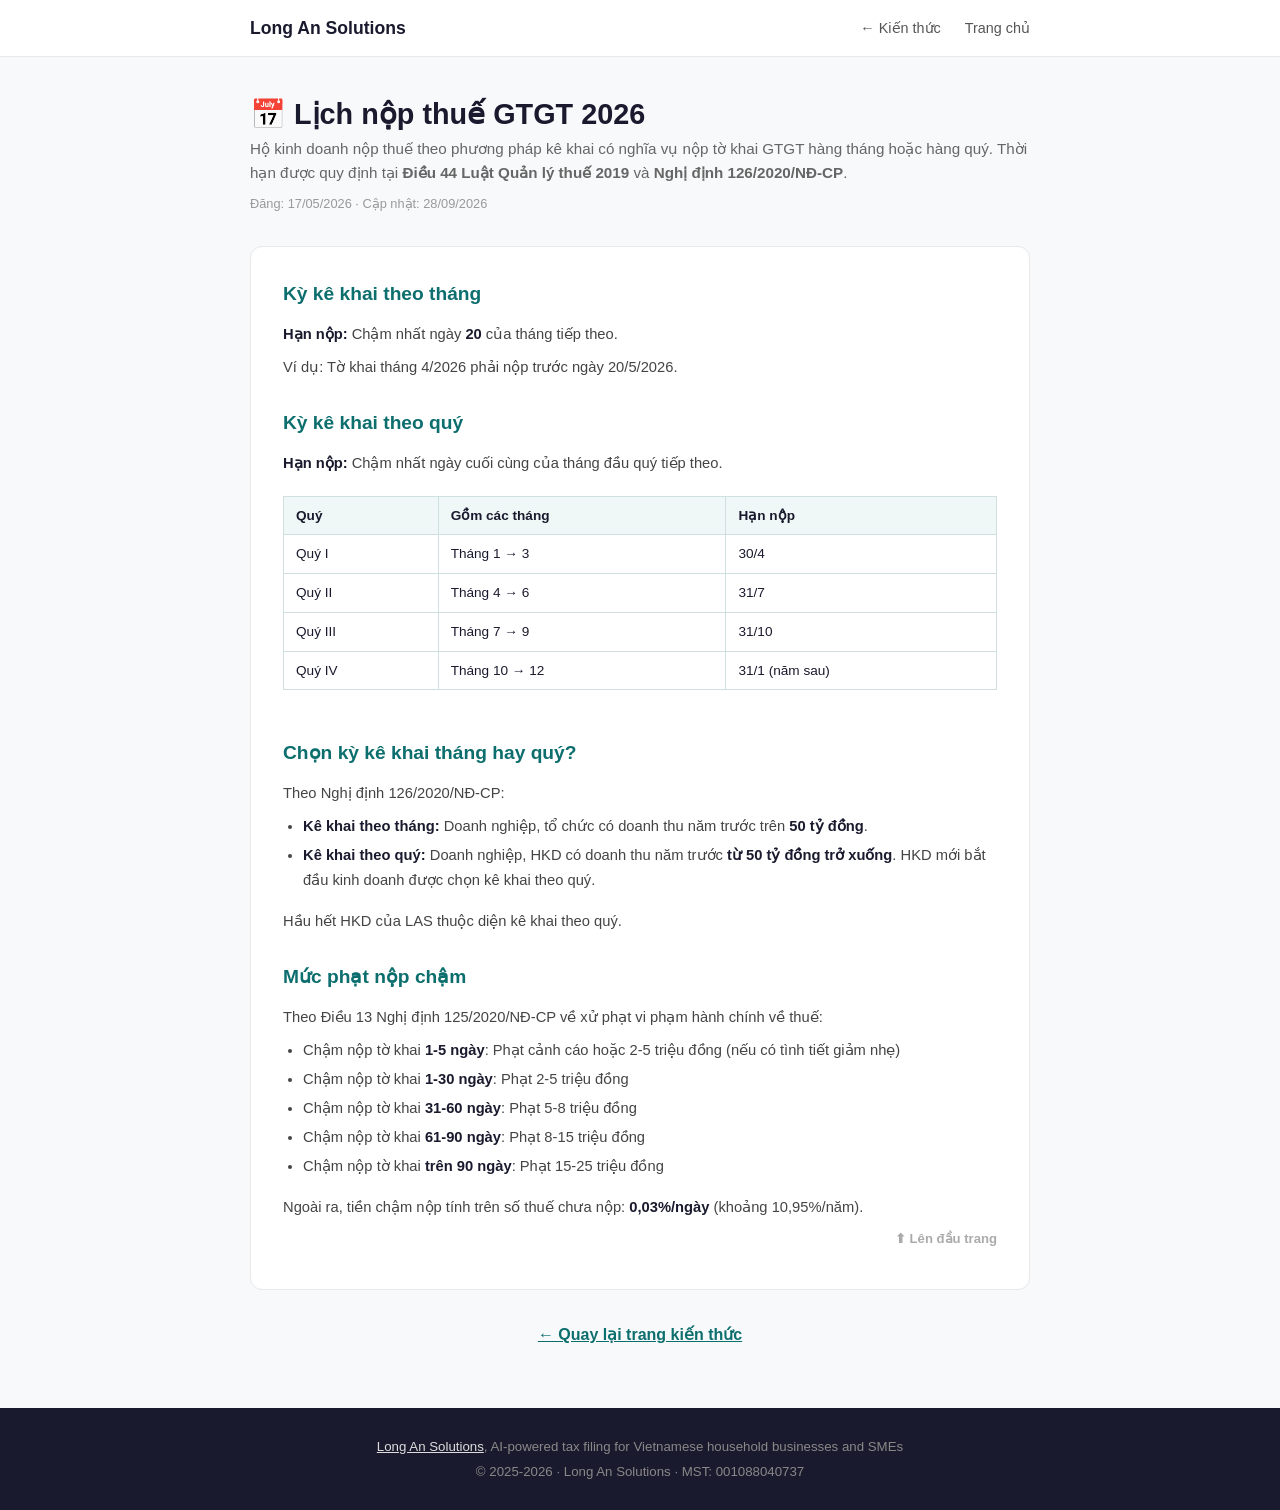
<file: knowledge/lich-nop-thue.html>
<!DOCTYPE html>
<html lang="vi">
<head>
  <meta charset="UTF-8">
  <meta name="viewport" content="width=device-width, initial-scale=1.0">
  <title>Lịch nộp thuế GTGT 2026 | Long An Solutions</title>
  <meta name="description" content="Hộ kinh doanh nộp thuế theo phương pháp kê khai có nghĩa vụ nộp tờ khai GTGT hàng tháng hoặc hàng quý. Lịch nộp và mức phạt chậm nộp chi tiết.">
  <link rel="canonical" href="https://longansolutions.com/knowledge/lich-nop-thue.html">
  <link rel="icon" href="../favicon.ico" sizes="any">
  <link rel="icon" type="image/png" href="../apple-touch-icon.png" sizes="180x180">
  <link rel="apple-touch-icon" href="../apple-touch-icon.png">
  <meta property="og:type" content="article">
  <meta property="og:title" content="Lịch nộp thuế GTGT 2026 | Long An Solutions">
  <meta property="og:description" content="Hộ kinh doanh nộp thuế theo phương pháp kê khai có nghĩa vụ nộp tờ khai GTGT hàng tháng hoặc hàng quý. Lịch nộp và mức phạt chậm nộp chi tiết.">
  <meta property="og:image" content="https://longansolutions.com/og-image.png">
  <meta property="og:url" content="https://longansolutions.com/knowledge/lich-nop-thue.html">
  <meta name="twitter:card" content="summary_large_image">
  <link rel="stylesheet" href="../assets/knowledge.css">
  <script type="application/ld+json">
  {
    "@context": "https://schema.org",
    "@type": "Article",
    "headline": "Lịch nộp thuế GTGT 2026",
    "description": "Hộ kinh doanh nộp thuế theo phương pháp kê khai có nghĩa vụ nộp tờ khai GTGT hàng tháng hoặc hàng quý. Lịch nộp và mức phạt chậm nộp chi tiết.",
    "image": "https://longansolutions.com/og-image.png",
    "datePublished": "2026-05-17",
    "dateModified": "2026-09-28",
    "inLanguage": "vi",
    "author": {"@type": "Organization", "name": "Long An Solutions", "url": "https://longansolutions.com/"},
    "publisher": {"@type": "Organization", "name": "Long An Solutions", "logo": {"@type": "ImageObject", "url": "https://longansolutions.com/logo.png"}},
    "mainEntityOfPage": {"@type": "WebPage", "@id": "https://longansolutions.com/knowledge/lich-nop-thue.html"}
  }
  </script>
  <!-- Google Analytics -->
  <script async src="https://www.googletagmanager.com/gtag/js?id=G-XXEYJRVGB8"></script>
  <script>
    window.dataLayer = window.dataLayer || [];
    function gtag(){dataLayer.push(arguments);}
    gtag('js', new Date());
    gtag('config', 'G-XXEYJRVGB8');
  </script>
</head>
<body>
<nav>
  <div class="container nav-inner">
    <a href="../" class="logo">Long An Solutions</a>
    <ul>
      <li><a href="../knowledge.html">← Kiến thức</a></li>
      <li><a href="../">Trang chủ</a></li>
    </ul>
  </div>
</nav>

<main class="container">
  <h1>📅 Lịch nộp thuế GTGT 2026</h1>
  <p class="sub">Hộ kinh doanh nộp thuế theo phương pháp kê khai có nghĩa vụ nộp tờ khai GTGT hàng tháng hoặc hàng quý. Thời hạn được quy định tại <strong>Điều 44 Luật Quản lý thuế 2019</strong> và <strong>Nghị định 126/2020/NĐ-CP</strong>.</p>
  <p class="date">Đăng: 17/05/2026 · Cập nhật: 28/09/2026</p>

  <article id="lich-nop-thue">
    <h2>Kỳ kê khai theo tháng</h2>
    <p><strong>Hạn nộp:</strong> Chậm nhất ngày <strong>20</strong> của tháng tiếp theo.</p>
    <p style="margin-top:4px">Ví dụ: Tờ khai tháng 4/2026 phải nộp trước ngày 20/5/2026.</p>

    <h2>Kỳ kê khai theo quý</h2>
    <p><strong>Hạn nộp:</strong> Chậm nhất ngày cuối cùng của tháng đầu quý tiếp theo.</p>
    <div style="overflow-x:auto;margin-top:8px">
      <table style="min-width:320px">
        <thead>
          <tr>
            <th>Quý</th>
            <th>Gồm các tháng</th>
            <th>Hạn nộp</th>
          </tr>
        </thead>
        <tbody>
          <tr><td>Quý I</td><td>Tháng 1 → 3</td><td>30/4</td></tr>
          <tr><td>Quý II</td><td>Tháng 4 → 6</td><td>31/7</td></tr>
          <tr><td>Quý III</td><td>Tháng 7 → 9</td><td>31/10</td></tr>
          <tr><td>Quý IV</td><td>Tháng 10 → 12</td><td>31/1 (năm sau)</td></tr>
        </tbody>
      </table>
    </div>

    <h2>Chọn kỳ kê khai tháng hay quý?</h2>
    <p>Theo Nghị định 126/2020/NĐ-CP:</p>
    <ul>
      <li><strong>Kê khai theo tháng:</strong> Doanh nghiệp, tổ chức có doanh thu năm trước trên <strong>50 tỷ đồng</strong>.</li>
      <li><strong>Kê khai theo quý:</strong> Doanh nghiệp, HKD có doanh thu năm trước <strong>từ 50 tỷ đồng trở xuống</strong>. HKD mới bắt đầu kinh doanh được chọn kê khai theo quý.</li>
    </ul>
    <p>Hầu hết HKD của LAS thuộc diện kê khai theo quý.</p>

    <h2>Mức phạt nộp chậm</h2>
    <p>Theo Điều 13 Nghị định 125/2020/NĐ-CP về xử phạt vi phạm hành chính về thuế:</p>
    <ul>
      <li>Chậm nộp tờ khai <strong>1-5 ngày</strong>: Phạt cảnh cáo hoặc 2-5 triệu đồng (nếu có tình tiết giảm nhẹ)</li>
      <li>Chậm nộp tờ khai <strong>1-30 ngày</strong>: Phạt 2-5 triệu đồng</li>
      <li>Chậm nộp tờ khai <strong>31-60 ngày</strong>: Phạt 5-8 triệu đồng</li>
      <li>Chậm nộp tờ khai <strong>61-90 ngày</strong>: Phạt 8-15 triệu đồng</li>
      <li>Chậm nộp tờ khai <strong>trên 90 ngày</strong>: Phạt 15-25 triệu đồng</li>
    </ul>
    <p>Ngoài ra, tiền chậm nộp tính trên số thuế chưa nộp: <strong>0,03%/ngày</strong> (khoảng 10,95%/năm).</p>
    <a href="#" class="back-top" aria-label="Lên đầu trang">Lên đầu trang</a>
  </article>

  <p style="margin:32px 0;text-align:center"><a href="../knowledge.html" style="color:#0d6e6e;font-weight:600">← Quay lại trang kiến thức</a></p>
</main>

<footer>
  <div class="container">
    <p><a href="../">Long An Solutions</a>, AI-powered tax filing for Vietnamese household businesses and SMEs</p>
    <p style="margin-top:4px">© 2025-2026 · Long An Solutions · MST: 001088040737</p>
  </div>
</footer>
</body>
</html>
</file>
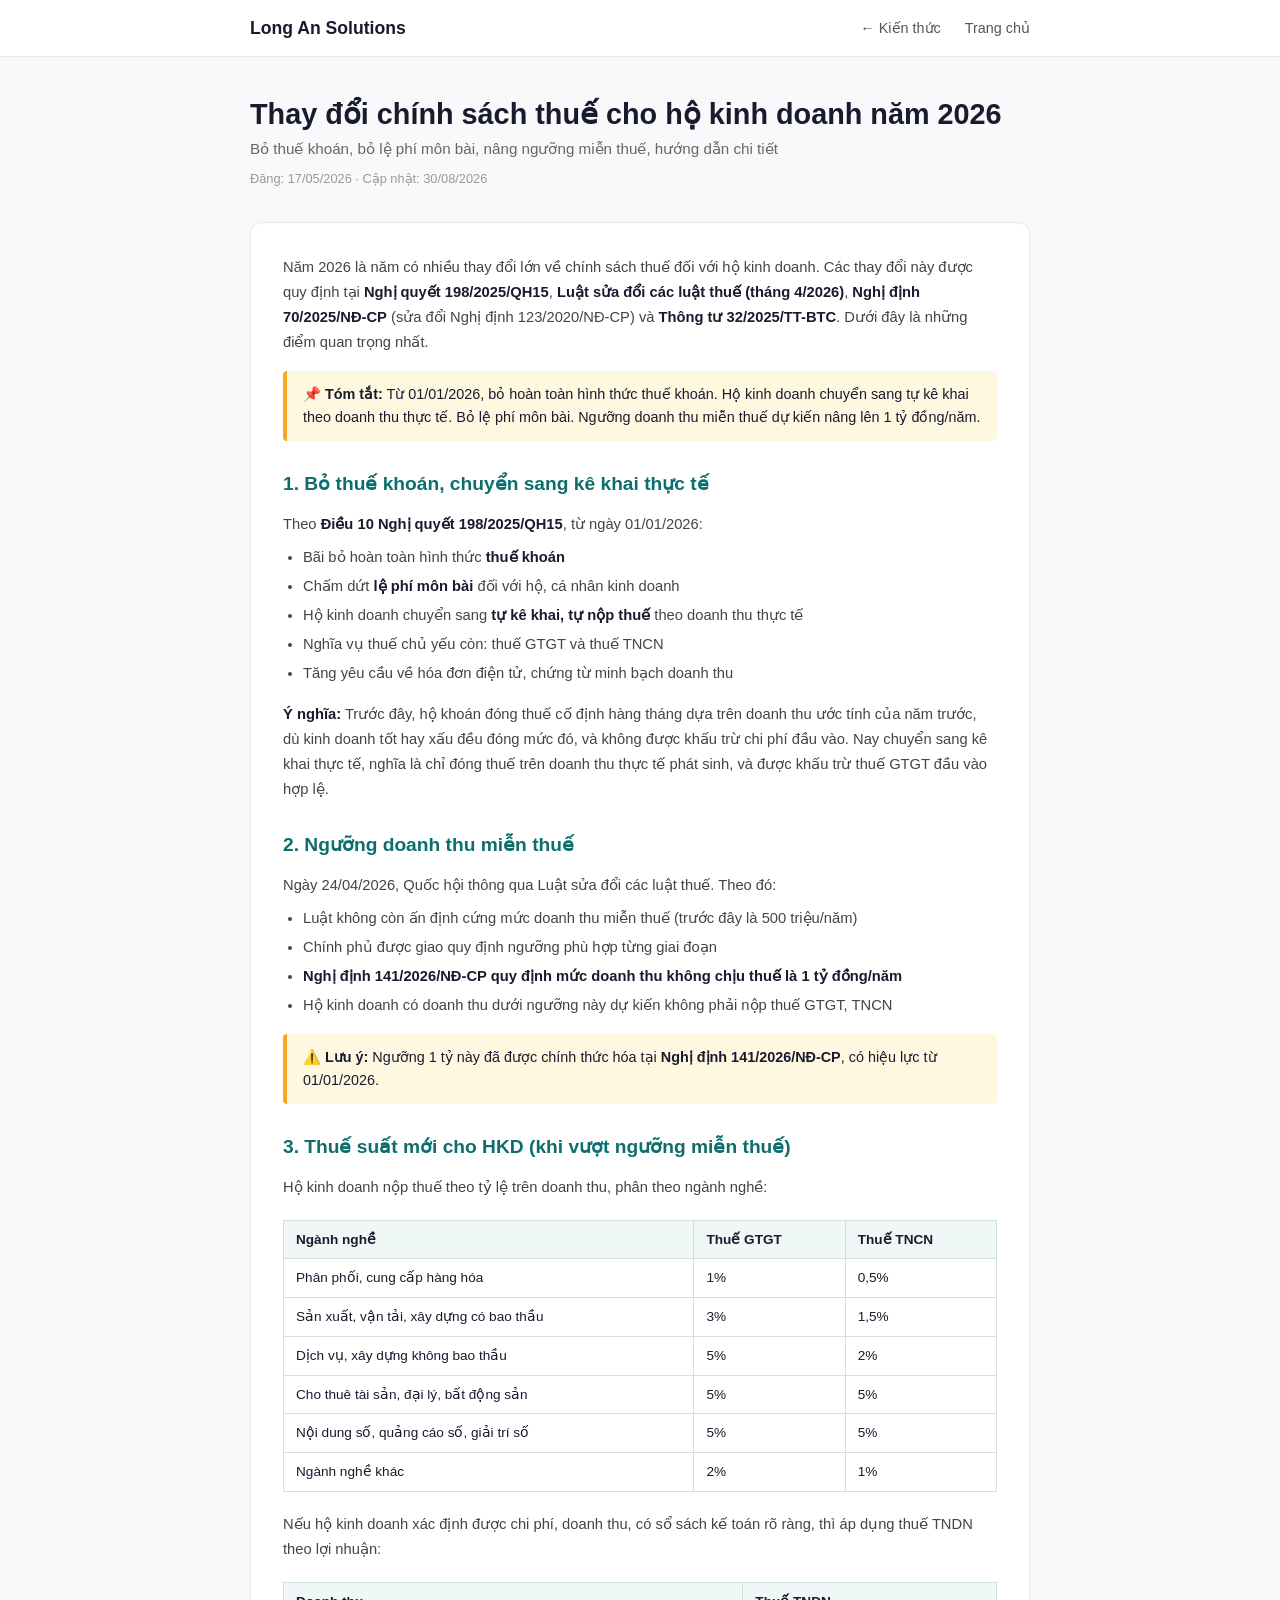
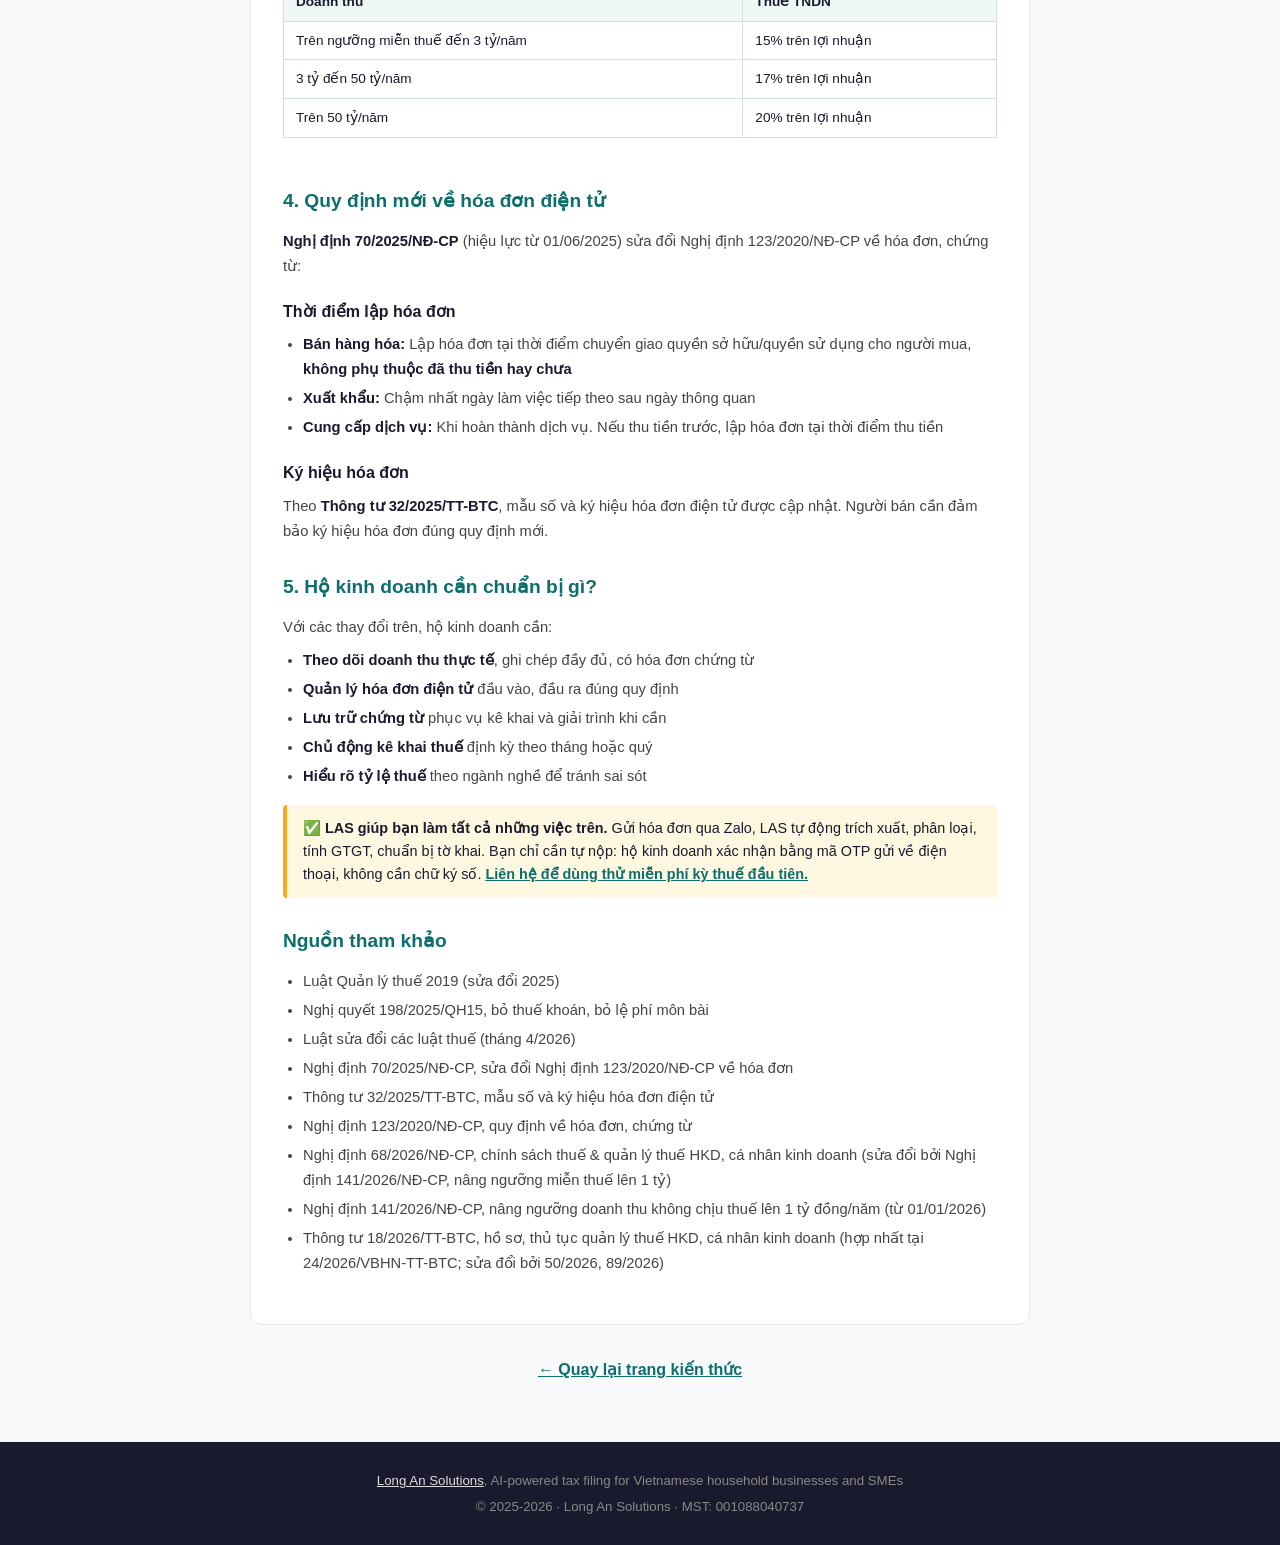
<file: knowledge/thay-doi-chinh-sach-thue-2026.html>
<!DOCTYPE html>
<html lang="vi">
<head>
  <meta charset="UTF-8">
  <meta name="viewport" content="width=device-width, initial-scale=1.0">
  <title>Thay đổi chính sách thuế HKD 2026 | Long An Solutions</title>
  <meta name="description" content="Từ 2026, bỏ thuế khoán, bỏ lệ phí môn bài, nâng ngưỡng miễn thuế lên 1 tỷ. Hướng dẫn chi tiết cho hộ kinh doanh.">
  <link rel="canonical" href="https://longansolutions.com/knowledge/thay-doi-chinh-sach-thue-2026.html">
  <link rel="icon" href="../favicon.ico" sizes="any">
  <link rel="icon" type="image/png" href="../apple-touch-icon.png" sizes="180x180">
  <link rel="apple-touch-icon" href="../apple-touch-icon.png">
  <meta property="og:type" content="article">
  <meta property="og:title" content="Thay đổi chính sách thuế HKD 2026 | Long An Solutions">
  <meta property="og:description" content="Từ 2026, bỏ thuế khoán, bỏ lệ phí môn bài, nâng ngưỡng miễn thuế lên 1 tỷ. Hướng dẫn chi tiết cho hộ kinh doanh.">
  <meta property="og:image" content="https://longansolutions.com/og-image.png">
  <meta property="og:url" content="https://longansolutions.com/knowledge/thay-doi-chinh-sach-thue-2026.html">
  <meta name="twitter:card" content="summary_large_image">
  <link rel="stylesheet" href="../assets/knowledge.css">
  <script type="application/ld+json">
  {
    "@context": "https://schema.org",
    "@type": "Article",
    "headline": "Thay đổi chính sách thuế cho hộ kinh doanh năm 2026",
    "description": "Bỏ thuế khoán, bỏ lệ phí môn bài, nâng ngưỡng miễn thuế lên 1 tỷ đồng/năm. Hướng dẫn chi tiết cho hộ kinh doanh về chính sách thuế 2026.",
    "image": "https://longansolutions.com/og-image.png",
    "datePublished": "2026-05-17",
    "dateModified": "2026-08-30",
    "inLanguage": "vi",
    "author": {"@type": "Organization", "name": "Long An Solutions", "url": "https://longansolutions.com/"},
    "publisher": {"@type": "Organization", "name": "Long An Solutions", "logo": {"@type": "ImageObject", "url": "https://longansolutions.com/logo.png"}},
    "mainEntityOfPage": {"@type": "WebPage", "@id": "https://longansolutions.com/knowledge/thay-doi-chinh-sach-thue-2026.html"}
  }
  </script>
  <!-- Google Analytics -->
  <script async src="https://www.googletagmanager.com/gtag/js?id=G-XXEYJRVGB8"></script>
  <script>
    window.dataLayer = window.dataLayer || [];
    function gtag(){dataLayer.push(arguments);}
    gtag('js', new Date());
    gtag('config', 'G-XXEYJRVGB8');
  </script>
</head>
<body>
<nav>
  <div class="container nav-inner">
    <a href="../" class="logo">Long An Solutions</a>
    <ul>
      <li><a href="../knowledge.html">← Kiến thức</a></li>
      <li><a href="../">Trang chủ</a></li>
    </ul>
  </div>
</nav>

<main class="container">
  <h1>Thay đổi chính sách thuế cho hộ kinh doanh năm 2026</h1>
  <p class="sub">Bỏ thuế khoán, bỏ lệ phí môn bài, nâng ngưỡng miễn thuế, hướng dẫn chi tiết</p>
  <p class="date">Đăng: 17/05/2026 · Cập nhật: 30/08/2026</p>

  <article>
    <p>Năm 2026 là năm có nhiều thay đổi lớn về chính sách thuế đối với hộ kinh doanh. Các thay đổi này được quy định tại <strong>Nghị quyết 198/2025/QH15</strong>, <strong>Luật sửa đổi các luật thuế (tháng 4/2026)</strong>, <strong>Nghị định 70/2025/NĐ-CP</strong> (sửa đổi Nghị định 123/2020/NĐ-CP) và <strong>Thông tư 32/2025/TT-BTC</strong>. Dưới đây là những điểm quan trọng nhất.</p>

    <div class="highlight">
      <strong>📌 Tóm tắt:</strong> Từ 01/01/2026, bỏ hoàn toàn hình thức thuế khoán. Hộ kinh doanh chuyển sang tự kê khai theo doanh thu thực tế. Bỏ lệ phí môn bài. Ngưỡng doanh thu miễn thuế dự kiến nâng lên 1 tỷ đồng/năm.
    </div>

    <h2>1. Bỏ thuế khoán, chuyển sang kê khai thực tế</h2>
    <p>Theo <strong>Điều 10 Nghị quyết 198/2025/QH15</strong>, từ ngày 01/01/2026:</p>
    <ul>
      <li>Bãi bỏ hoàn toàn hình thức <strong>thuế khoán</strong></li>
      <li>Chấm dứt <strong>lệ phí môn bài</strong> đối với hộ, cá nhân kinh doanh</li>
      <li>Hộ kinh doanh chuyển sang <strong>tự kê khai, tự nộp thuế</strong> theo doanh thu thực tế</li>
      <li>Nghĩa vụ thuế chủ yếu còn: thuế GTGT và thuế TNCN</li>
      <li>Tăng yêu cầu về hóa đơn điện tử, chứng từ minh bạch doanh thu</li>
    </ul>

    <p><strong>Ý nghĩa:</strong> Trước đây, hộ khoán đóng thuế cố định hàng tháng dựa trên doanh thu ước tính của năm trước, dù kinh doanh tốt hay xấu đều đóng mức đó, và không được khấu trừ chi phí đầu vào. Nay chuyển sang kê khai thực tế, nghĩa là chỉ đóng thuế trên doanh thu thực tế phát sinh, và được khấu trừ thuế GTGT đầu vào hợp lệ.</p>

    <h2>2. Ngưỡng doanh thu miễn thuế</h2>
    <p>Ngày 24/04/2026, Quốc hội thông qua Luật sửa đổi các luật thuế. Theo đó:</p>
    <ul>
      <li>Luật không còn ấn định cứng mức doanh thu miễn thuế (trước đây là 500 triệu/năm)</li>
      <li>Chính phủ được giao quy định ngưỡng phù hợp từng giai đoạn</li>
      <li><strong>Nghị định 141/2026/NĐ-CP quy định mức doanh thu không chịu thuế là 1 tỷ đồng/năm</strong></li>
      <li>Hộ kinh doanh có doanh thu dưới ngưỡng này dự kiến không phải nộp thuế GTGT, TNCN</li>
    </ul>

    <div class="highlight">
      <strong>⚠️ Lưu ý:</strong> Ngưỡng 1 tỷ này đã được chính thức hóa tại <strong>Nghị định 141/2026/NĐ-CP</strong>, có hiệu lực từ 01/01/2026.
    </div>

    <h2>3. Thuế suất mới cho HKD (khi vượt ngưỡng miễn thuế)</h2>
    <p>Hộ kinh doanh nộp thuế theo tỷ lệ trên doanh thu, phân theo ngành nghề:</p>

    <div style="overflow-x:auto"><table>
      <thead>
        <tr>
          <th>Ngành nghề</th>
          <th>Thuế GTGT</th>
          <th>Thuế TNCN</th>
        </tr>
      </thead>
      <tbody>
        <tr><td>Phân phối, cung cấp hàng hóa</td><td>1%</td><td>0,5%</td></tr>
        <tr><td>Sản xuất, vận tải, xây dựng có bao thầu</td><td>3%</td><td>1,5%</td></tr>
        <tr><td>Dịch vụ, xây dựng không bao thầu</td><td>5%</td><td>2%</td></tr>
        <tr><td>Cho thuê tài sản, đại lý, bất động sản</td><td>5%</td><td>5%</td></tr>
        <tr><td>Nội dung số, quảng cáo số, giải trí số</td><td>5%</td><td>5%</td></tr>
        <tr><td>Ngành nghề khác</td><td>2%</td><td>1%</td></tr>
      </tbody>
    </table></div>

    <p>Nếu hộ kinh doanh xác định được chi phí, doanh thu, có sổ sách kế toán rõ ràng, thì áp dụng thuế TNDN theo lợi nhuận:</p>
    <div style="overflow-x:auto"><table>
      <thead>
        <tr>
          <th>Doanh thu</th>
          <th>Thuế TNDN</th>
        </tr>
      </thead>
      <tbody>
        <tr><td>Trên ngưỡng miễn thuế đến 3 tỷ/năm</td><td>15% trên lợi nhuận</td></tr>
        <tr><td>3 tỷ đến 50 tỷ/năm</td><td>17% trên lợi nhuận</td></tr>
        <tr><td>Trên 50 tỷ/năm</td><td>20% trên lợi nhuận</td></tr>
      </tbody>
    </table></div>

    <h2>4. Quy định mới về hóa đơn điện tử</h2>
    <p><strong>Nghị định 70/2025/NĐ-CP</strong> (hiệu lực từ 01/06/2025) sửa đổi Nghị định 123/2020/NĐ-CP về hóa đơn, chứng từ:</p>

    <h3>Thời điểm lập hóa đơn</h3>
    <ul>
      <li><strong>Bán hàng hóa:</strong> Lập hóa đơn tại thời điểm chuyển giao quyền sở hữu/quyền sử dụng cho người mua, <strong>không phụ thuộc đã thu tiền hay chưa</strong></li>
      <li><strong>Xuất khẩu:</strong> Chậm nhất ngày làm việc tiếp theo sau ngày thông quan</li>
      <li><strong>Cung cấp dịch vụ:</strong> Khi hoàn thành dịch vụ. Nếu thu tiền trước, lập hóa đơn tại thời điểm thu tiền</li>
    </ul>

    <h3>Ký hiệu hóa đơn</h3>
    <p>Theo <strong>Thông tư 32/2025/TT-BTC</strong>, mẫu số và ký hiệu hóa đơn điện tử được cập nhật. Người bán cần đảm bảo ký hiệu hóa đơn đúng quy định mới.</p>

    <h2>5. Hộ kinh doanh cần chuẩn bị gì?</h2>
    <p>Với các thay đổi trên, hộ kinh doanh cần:</p>
    <ul>
      <li><strong>Theo dõi doanh thu thực tế</strong>, ghi chép đầy đủ, có hóa đơn chứng từ</li>
      <li><strong>Quản lý hóa đơn điện tử</strong> đầu vào, đầu ra đúng quy định</li>
      <li><strong>Lưu trữ chứng từ</strong> phục vụ kê khai và giải trình khi cần</li>
      <li><strong>Chủ động kê khai thuế</strong> định kỳ theo tháng hoặc quý</li>
      <li><strong>Hiểu rõ tỷ lệ thuế</strong> theo ngành nghề để tránh sai sót</li>
    </ul>

    <div class="highlight">
      <strong>✅ LAS giúp bạn làm tất cả những việc trên.</strong> Gửi hóa đơn qua Zalo, LAS tự động trích xuất, phân loại, tính GTGT, chuẩn bị tờ khai. Bạn chỉ cần tự nộp: hộ kinh doanh xác nhận bằng mã OTP gửi về điện thoại, không cần chữ ký số. <a href="../#contact" style="color:#0d6e6e;font-weight:600">Liên hệ để dùng thử miễn phí kỳ thuế đầu tiên.</a>
    </div>

    <h2>Nguồn tham khảo</h2>
    <ul style="font-size:.82rem;color:#888">
      <li>Luật Quản lý thuế 2019 (sửa đổi 2025)</li>
      <li>Nghị quyết 198/2025/QH15, bỏ thuế khoán, bỏ lệ phí môn bài</li>
      <li>Luật sửa đổi các luật thuế (tháng 4/2026)</li>
      <li>Nghị định 70/2025/NĐ-CP, sửa đổi Nghị định 123/2020/NĐ-CP về hóa đơn</li>
      <li>Thông tư 32/2025/TT-BTC, mẫu số và ký hiệu hóa đơn điện tử</li>
      <li>Nghị định 123/2020/NĐ-CP, quy định về hóa đơn, chứng từ</li>
      <li>Nghị định 68/2026/NĐ-CP, chính sách thuế & quản lý thuế HKD, cá nhân kinh doanh (sửa đổi bởi Nghị định 141/2026/NĐ-CP, nâng ngưỡng miễn thuế lên 1 tỷ)</li>
      <li>Nghị định 141/2026/NĐ-CP, nâng ngưỡng doanh thu không chịu thuế lên 1 tỷ đồng/năm (từ 01/01/2026)</li>
      <li>Thông tư 18/2026/TT-BTC, hồ sơ, thủ tục quản lý thuế HKD, cá nhân kinh doanh (hợp nhất tại 24/2026/VBHN-TT-BTC; sửa đổi bởi 50/2026, 89/2026)</li>
    </ul>
  </article>

  <p style="margin:32px 0;text-align:center"><a href="../knowledge.html" style="color:#0d6e6e;font-weight:600">← Quay lại trang kiến thức</a></p>
</main>

<footer>
  <div class="container">
    <p><a href="../">Long An Solutions</a>, AI-powered tax filing for Vietnamese household businesses and SMEs</p>
    <p style="margin-top:4px">© 2025-2026 · Long An Solutions · MST: 001088040737</p>
  </div>
</footer>
</body>
</html>
</file>
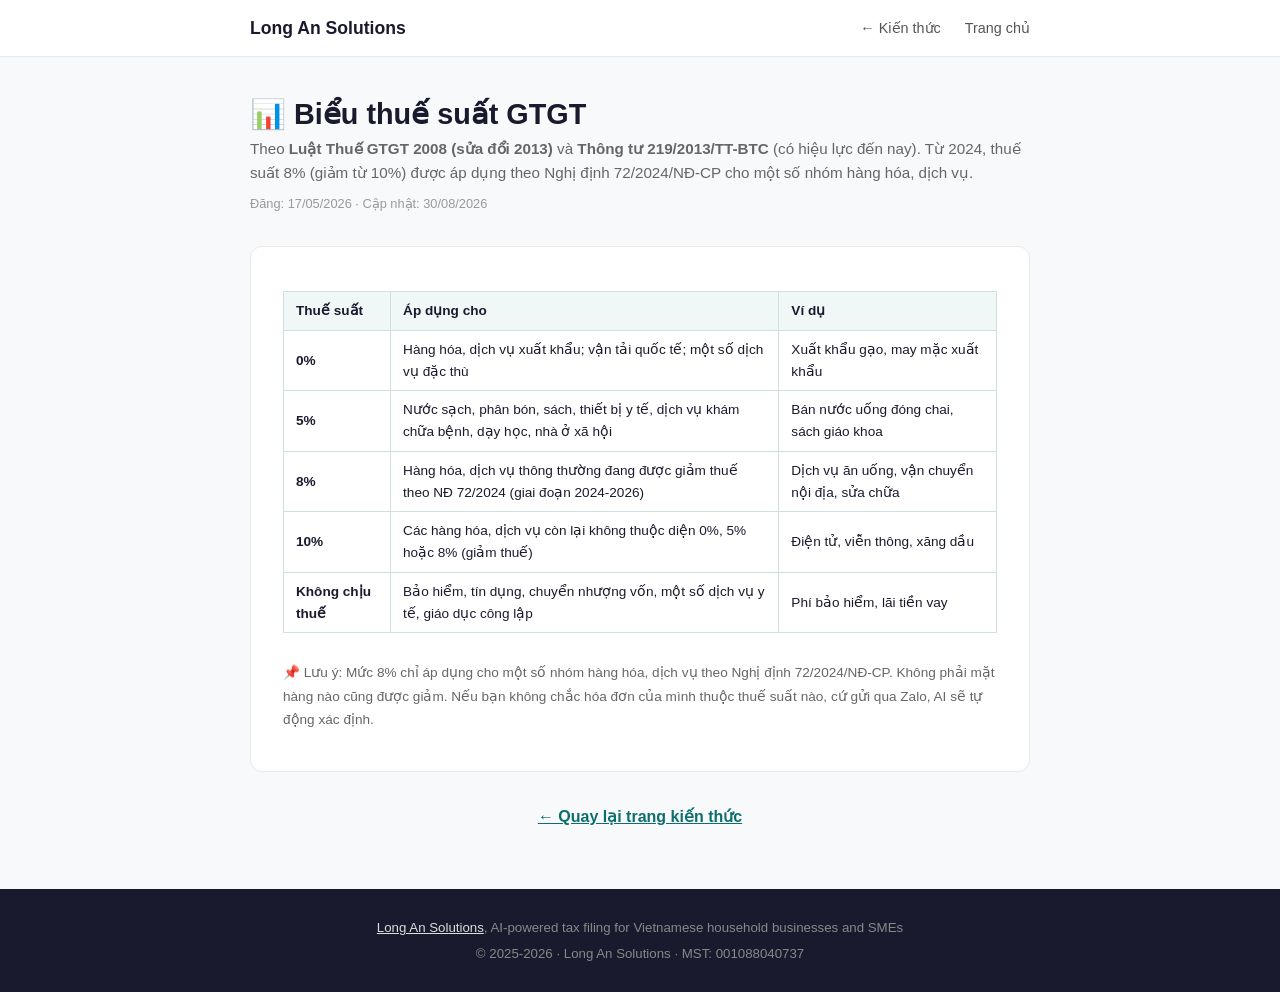
<file: knowledge/thue-suat.html>
<!DOCTYPE html>
<html lang="vi">
<head>
  <meta charset="UTF-8">
  <meta name="viewport" content="width=device-width, initial-scale=1.0">
  <title>Biểu thuế suất GTGT | Long An Solutions</title>
  <meta name="description" content="Biểu thuế suất GTGT 0%, 5%, 8%, 10% theo Luật Thuế GTGT và Nghị định 72/2024/NĐ-CP, kèm ví dụ áp dụng.">
  <link rel="canonical" href="https://longansolutions.com/knowledge/thue-suat.html">
  <link rel="icon" href="../favicon.ico" sizes="any">
  <link rel="icon" type="image/png" href="../apple-touch-icon.png" sizes="180x180">
  <link rel="apple-touch-icon" href="../apple-touch-icon.png">
  <meta property="og:type" content="article">
  <meta property="og:title" content="Biểu thuế suất GTGT | Long An Solutions">
  <meta property="og:description" content="Biểu thuế suất GTGT 0%, 5%, 8%, 10% theo Luật Thuế GTGT và Nghị định 72/2024/NĐ-CP, kèm ví dụ áp dụng.">
  <meta property="og:image" content="https://longansolutions.com/og-image.png">
  <meta property="og:url" content="https://longansolutions.com/knowledge/thue-suat.html">
  <meta name="twitter:card" content="summary_large_image">
  <link rel="stylesheet" href="../assets/knowledge.css">
  <script type="application/ld+json">
  {
    "@context": "https://schema.org",
    "@type": "Article",
    "headline": "Biểu thuế suất GTGT",
    "description": "Biểu thuế suất GTGT 0%, 5%, 8%, 10% theo Luật Thuế GTGT và Nghị định 72/2024/NĐ-CP, kèm ví dụ áp dụng.",
    "image": "https://longansolutions.com/og-image.png",
    "datePublished": "2026-05-17",
    "dateModified": "2026-08-30",
    "inLanguage": "vi",
    "author": {"@type": "Organization", "name": "Long An Solutions", "url": "https://longansolutions.com/"},
    "publisher": {"@type": "Organization", "name": "Long An Solutions", "logo": {"@type": "ImageObject", "url": "https://longansolutions.com/logo.png"}},
    "mainEntityOfPage": {"@type": "WebPage", "@id": "https://longansolutions.com/knowledge/thue-suat.html"}
  }
  </script>
  <!-- Google Analytics -->
  <script async src="https://www.googletagmanager.com/gtag/js?id=G-XXEYJRVGB8"></script>
  <script>
    window.dataLayer = window.dataLayer || [];
    function gtag(){dataLayer.push(arguments);}
    gtag('js', new Date());
    gtag('config', 'G-XXEYJRVGB8');
  </script>
</head>
<body>
<nav>
  <div class="container nav-inner">
    <a href="../" class="logo">Long An Solutions</a>
    <ul>
      <li><a href="../knowledge.html">← Kiến thức</a></li>
      <li><a href="../">Trang chủ</a></li>
    </ul>
  </div>
</nav>

<main class="container">
  <h1>📊 Biểu thuế suất GTGT</h1>
  <p class="sub">Theo <strong>Luật Thuế GTGT 2008 (sửa đổi 2013)</strong> và <strong>Thông tư 219/2013/TT-BTC</strong> (có hiệu lực đến nay). Từ 2024, thuế suất 8% (giảm từ 10%) được áp dụng theo Nghị định 72/2024/NĐ-CP cho một số nhóm hàng hóa, dịch vụ.</p>
  <p class="date">Đăng: 17/05/2026 · Cập nhật: 30/08/2026</p>

  <article id="thue-suat">
    <div style="overflow-x:auto">
      <table>
        <thead>
          <tr>
            <th>Thuế suất</th>
            <th>Áp dụng cho</th>
            <th>Ví dụ</th>
          </tr>
        </thead>
        <tbody>
          <tr>
            <td style="font-weight:700">0%</td>
            <td>Hàng hóa, dịch vụ xuất khẩu; vận tải quốc tế; một số dịch vụ đặc thù</td>
            <td>Xuất khẩu gạo, may mặc xuất khẩu</td>
          </tr>
          <tr>
            <td style="font-weight:700">5%</td>
            <td>Nước sạch, phân bón, sách, thiết bị y tế, dịch vụ khám chữa bệnh, dạy học, nhà ở xã hội</td>
            <td>Bán nước uống đóng chai, sách giáo khoa</td>
          </tr>
          <tr>
            <td style="font-weight:700">8%</td>
            <td>Hàng hóa, dịch vụ thông thường đang được giảm thuế theo NĐ 72/2024 (giai đoạn 2024-2026)</td>
            <td>Dịch vụ ăn uống, vận chuyển nội địa, sửa chữa</td>
          </tr>
          <tr>
            <td style="font-weight:700">10%</td>
            <td>Các hàng hóa, dịch vụ còn lại không thuộc diện 0%, 5% hoặc 8% (giảm thuế)</td>
            <td>Điện tử, viễn thông, xăng dầu</td>
          </tr>
          <tr>
            <td style="font-weight:700">Không chịu thuế</td>
            <td>Bảo hiểm, tín dụng, chuyển nhượng vốn, một số dịch vụ y tế, giáo dục công lập</td>
            <td>Phí bảo hiểm, lãi tiền vay</td>
          </tr>
        </tbody>
      </table>
    </div>

    <p style="margin-top:8px;font-size:.85rem;color:#666">📌 Lưu ý: Mức 8% chỉ áp dụng cho một số nhóm hàng hóa, dịch vụ theo Nghị định 72/2024/NĐ-CP. Không phải mặt hàng nào cũng được giảm. Nếu bạn không chắc hóa đơn của mình thuộc thuế suất nào, cứ gửi qua Zalo, AI sẽ tự động xác định.</p>
  </article>

  <p style="margin:32px 0;text-align:center"><a href="../knowledge.html" style="color:#0d6e6e;font-weight:600">← Quay lại trang kiến thức</a></p>
</main>

<footer>
  <div class="container">
    <p><a href="../">Long An Solutions</a>, AI-powered tax filing for Vietnamese household businesses and SMEs</p>
    <p style="margin-top:4px">© 2025-2026 · Long An Solutions · MST: 001088040737</p>
  </div>
</footer>
</body>
</html>
</file>
<file: assets/knowledge.css>
/* Shared stylesheet for the Kiến thức (knowledge) hub and every article under /knowledge/.
   Used by knowledge.html and knowledge/*.html. Add new articles by reusing this file —
   do not re-embed these rules inline in a new page. */
*,*::before,*::after{box-sizing:border-box;margin:0;padding:0}
html{scroll-behavior:smooth}
body{font-family:-apple-system,BlinkMacSystemFont,'Segoe UI',Roboto,'Noto Sans',sans-serif;color:#1a1a2e;background:#f8f9fa;line-height:1.6;-webkit-font-smoothing:antialiased}
.container{max-width:820px;margin:0 auto;padding:0 20px}

/* Nav */
nav{background:rgba(255,255,255,.96);backdrop-filter:blur(8px);-webkit-backdrop-filter:blur(8px);border-bottom:1px solid #e8e8e8;padding:14px 0;position:sticky;top:0;z-index:100}
.nav-inner{display:flex;align-items:center;flex-wrap:wrap;gap:8px}
nav ul{display:flex;gap:24px;list-style:none;margin-left:auto;align-items:center}
nav ul a{font-size:.9rem;color:#555;font-weight:500;transition:color .2s;text-decoration:none}
nav ul a:hover{color:#0d6e6e}
.logo{font-weight:800;font-size:1.1rem;color:#1a1a2e;text-decoration:none}

/* Hub table-of-contents */
.sticky-nav{position:sticky;top:58px;z-index:99;background:rgba(248,249,250,.94);backdrop-filter:blur(8px);-webkit-backdrop-filter:blur(8px);padding:12px 0;border-bottom:1px solid #e8e8e8;margin-bottom:32px}
@media(max-width:640px){.sticky-nav{top:90px}}
.sticky-nav .anchor-links{display:flex;flex-wrap:wrap;gap:8px 16px;list-style:none}
.sticky-nav .anchor-links a{font-size:.85rem;color:#0d6e6e;font-weight:600;text-decoration:none;padding:4px 10px;border-radius:6px;background:#eef5f5;transition:background .2s;white-space:nowrap}
.sticky-nav .anchor-links a:hover{background:#d0e7e7}

/* Page title / meta */
h1{font-size:1.8rem;font-weight:800;margin:40px 0 4px;color:#1a1a2e;line-height:1.25}
.sub{color:#666;font-size:.95rem;margin-bottom:8px}
.date{color:#999;font-size:.8rem;margin-bottom:32px}

/* Article body */
article{background:#fff;border:1px solid #e8e8e8;border-radius:12px;padding:32px;margin-bottom:32px;scroll-margin-top:130px}
article h2{font-size:1.2rem;font-weight:700;margin:28px 0 12px;color:#0d6e6e}
article h2:first-child{margin-top:0}
article h3{font-size:1rem;font-weight:700;margin:20px 0 8px;color:#1a1a2e}
article p,article li{font-size:.92rem;color:#444;line-height:1.7;margin-bottom:8px}
article ol,article ul{padding-left:20px;margin-bottom:16px}
article li{margin-bottom:4px}
article strong{color:#1a1a2e}
article code{background:#f0f7f7;padding:2px 6px;border-radius:4px;font-size:.85rem;color:#0d6e6e}
article a{color:#0d6e6e;font-weight:600}
.step-box{background:#f8fbfb;border:1px solid #e0eaea;border-radius:10px;padding:16px 20px;margin:12px 0 16px}
.step-box p{margin-bottom:4px}
.highlight{background:#fff8e1;border-left:4px solid #f9a825;padding:12px 16px;margin:16px 0;border-radius:4px;font-size:.9rem}
.highlight.green{background:#e8f5e9;border-left:4px solid #43a047}
table{width:100%;border-collapse:collapse;font-size:.85rem;margin:12px 0 20px}
th,td{border:1px solid #d0dfdf;padding:8px 12px;text-align:left}
th{background:#f0f7f7;font-weight:700}

/* FAQ accordion */
details.faq-item{margin:16px 0;border:1px solid #e8e8e8;border-radius:10px;overflow:hidden;background:#fff}
details.faq-item summary{padding:14px 18px;font-weight:600;font-size:.92rem;color:#1a1a2e;cursor:pointer;list-style:none;display:flex;align-items:center;gap:8px;transition:background .15s}
details.faq-item summary::-webkit-details-marker{display:none}
details.faq-item summary:hover{background:#f4fafa}
details.faq-item summary::before{content:"❓";font-size:.9rem}
details.faq-item[open] summary::before{content:"💡"}
details.faq-item .faq-answer{padding:4px 18px 16px;border-top:1px solid #eef5f5}
details.faq-item .faq-answer p,details.faq-item .faq-answer ul,details.faq-item .faq-answer li{font-size:.9rem;color:#444}

.back-top{display:block;text-align:right;font-size:.82rem;color:#aaa;text-decoration:none;margin-top:4px;margin-bottom:8px;transition:color .2s}
.back-top:hover{color:#0d6e6e}
.back-top::before{content:"⬆ "}

/* Hub card grid */
.card-grid{display:grid;grid-template-columns:1fr 1fr;gap:20px;margin-bottom:40px}
.card-link{display:block;background:#fff;border:1px solid #e8e8e8;border-radius:12px;padding:24px;text-decoration:none;transition:box-shadow .2s}
.card-link:hover{box-shadow:0 2px 12px rgba(0,0,0,.08)}

footer{background:#1a1a2e;color:#888;padding:28px 0;text-align:center;font-size:.83rem;margin-top:60px}
footer a{color:#ddd;text-decoration:underline}

@media(max-width:640px){
  article{padding:20px 16px}
  h1{font-size:1.4rem}
  .sticky-nav .anchor-links{gap:6px 10px}
  .sticky-nav .anchor-links a{font-size:.8rem;padding:8px 10px;white-space:normal}
  nav ul{gap:12px}
  details.faq-item summary{padding:16px 18px}
  .back-top{padding:10px 0;font-size:.9rem}
  article p,article li{font-size:.95rem}
  .step-box{padding:12px 14px}
  .card-grid{grid-template-columns:1fr}
}
</file>
